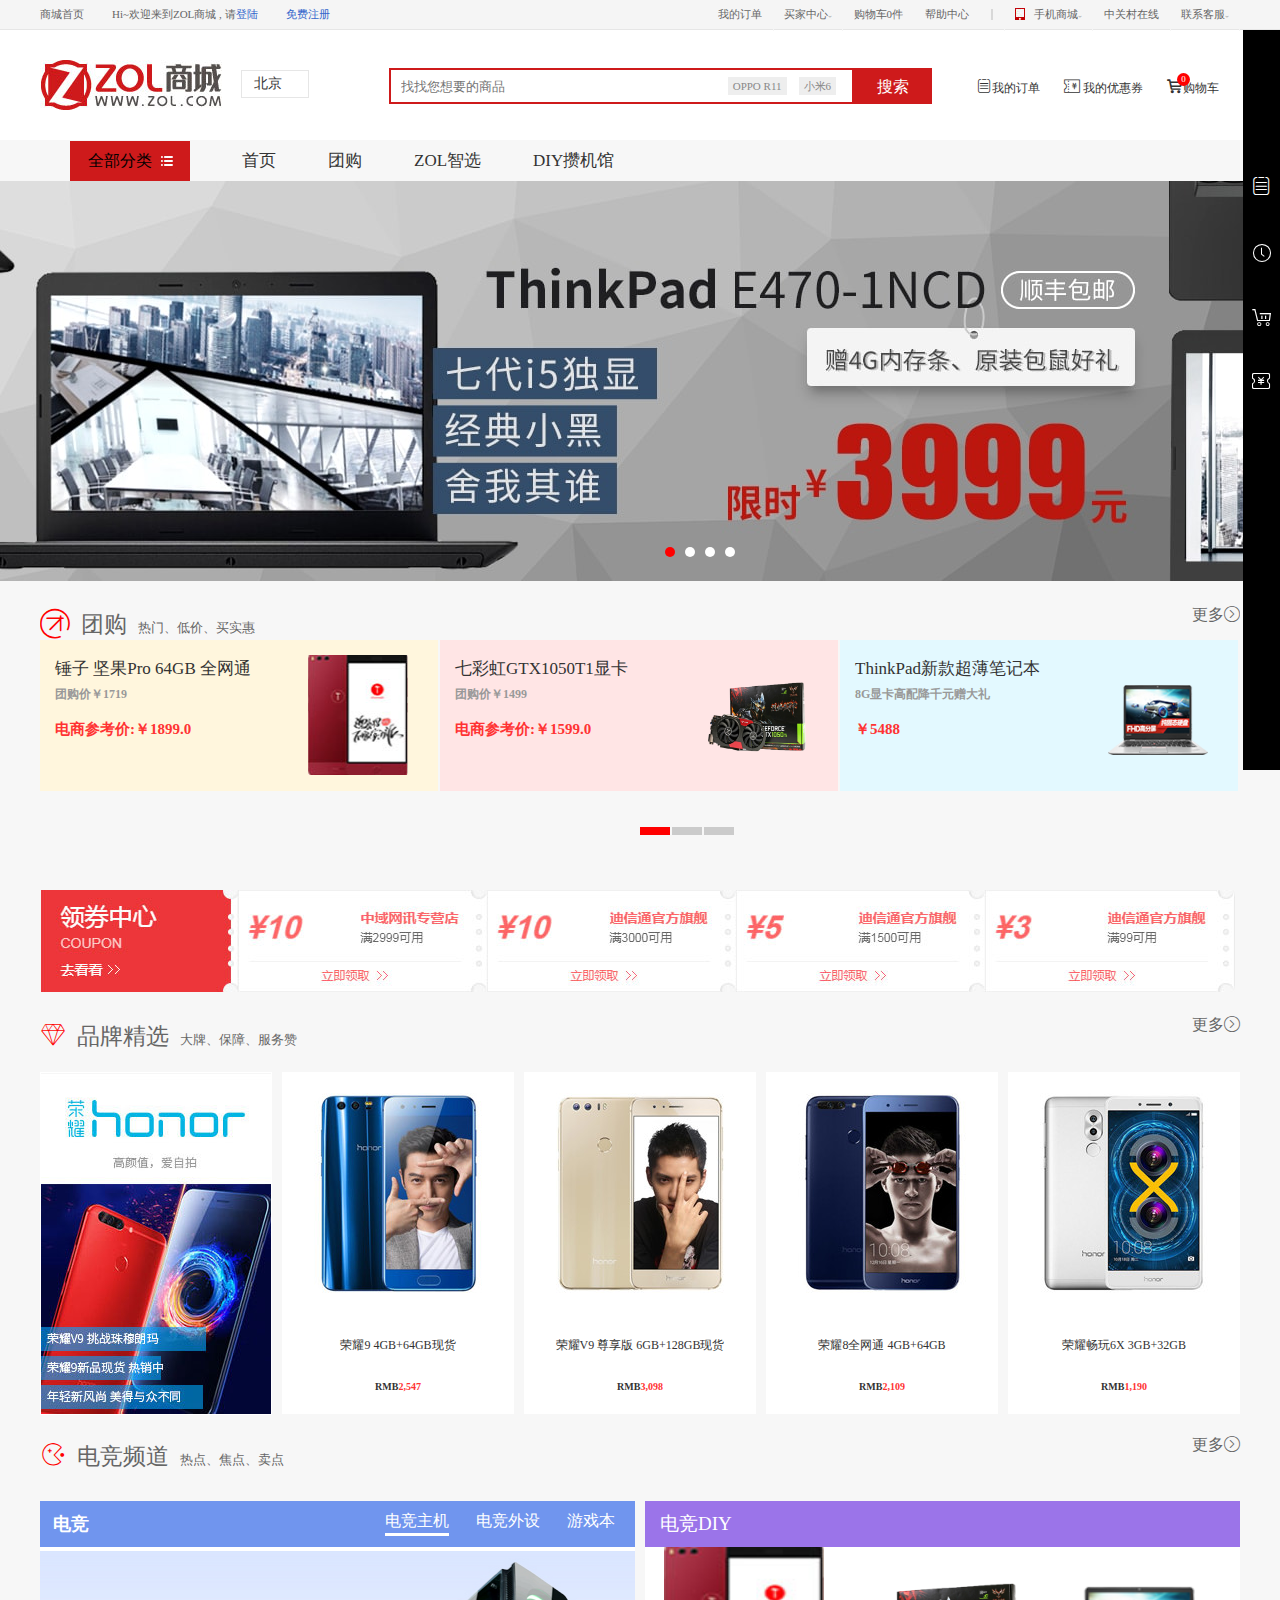
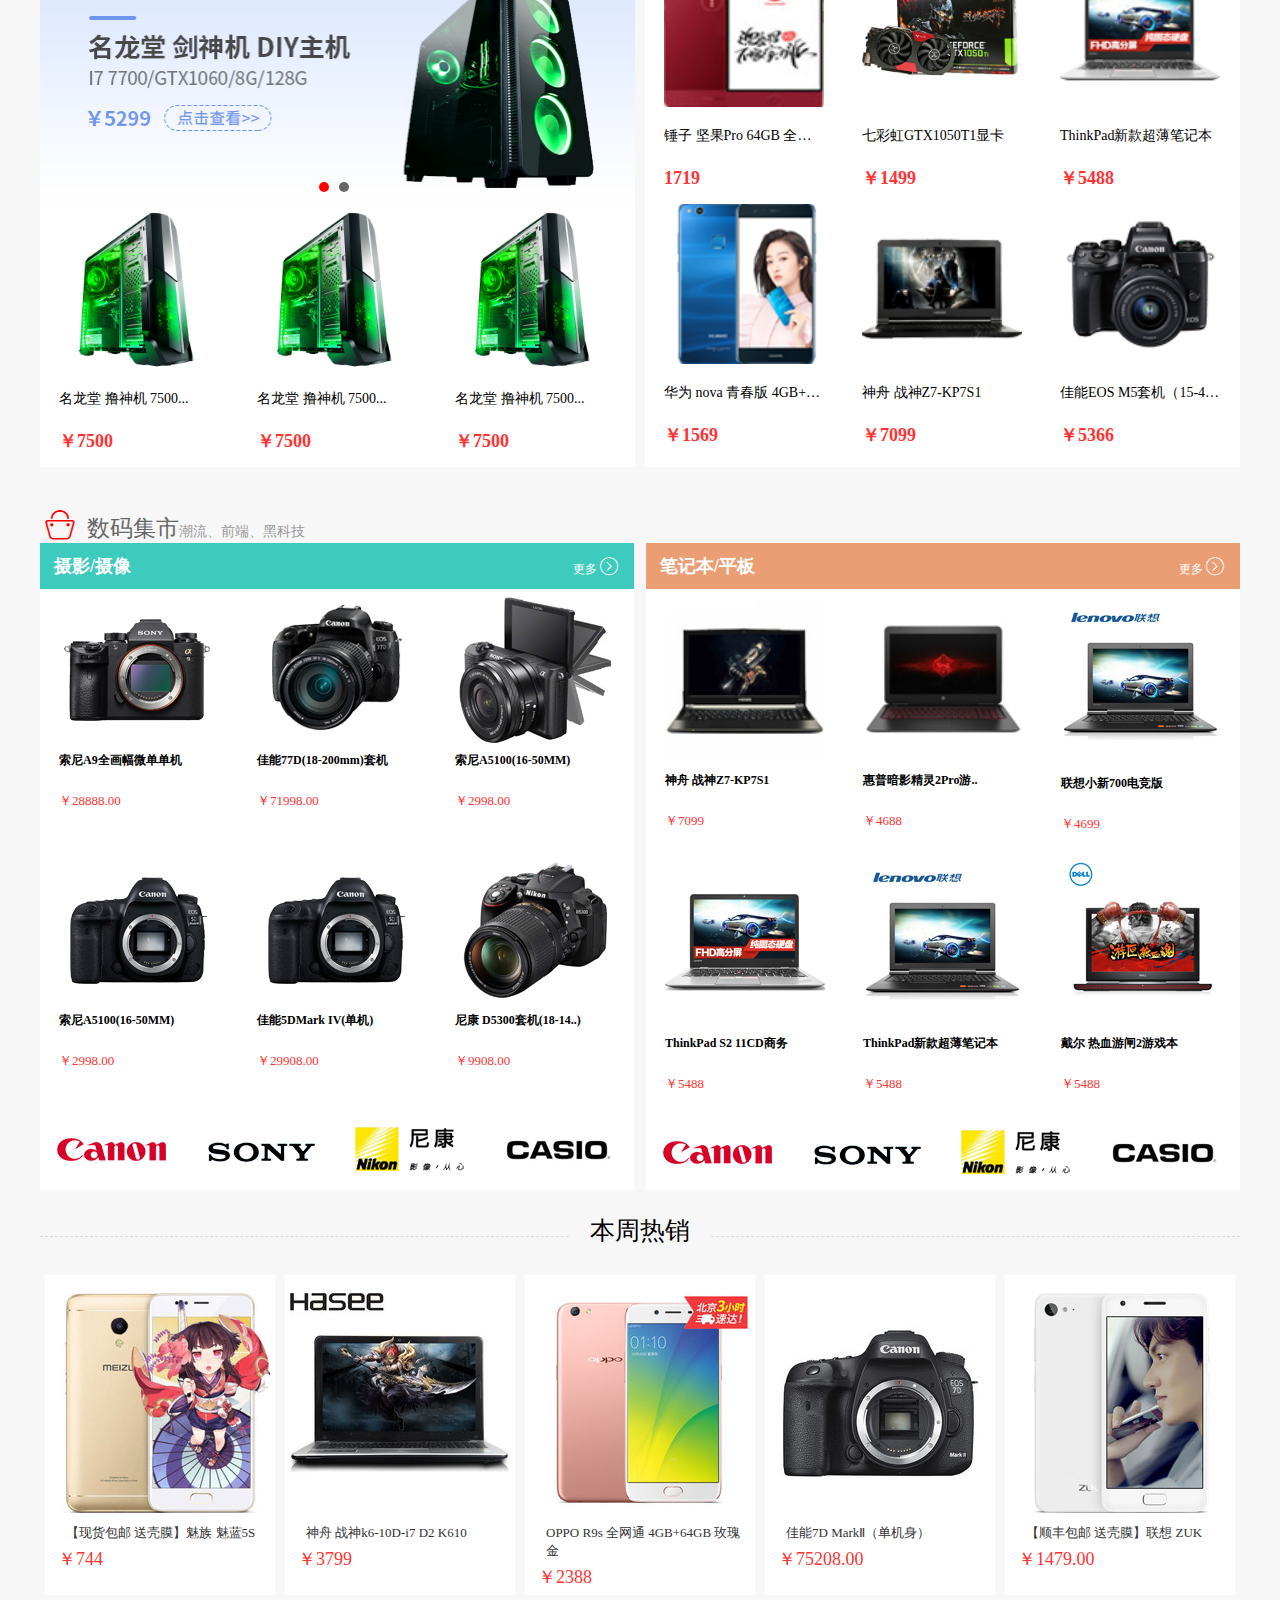
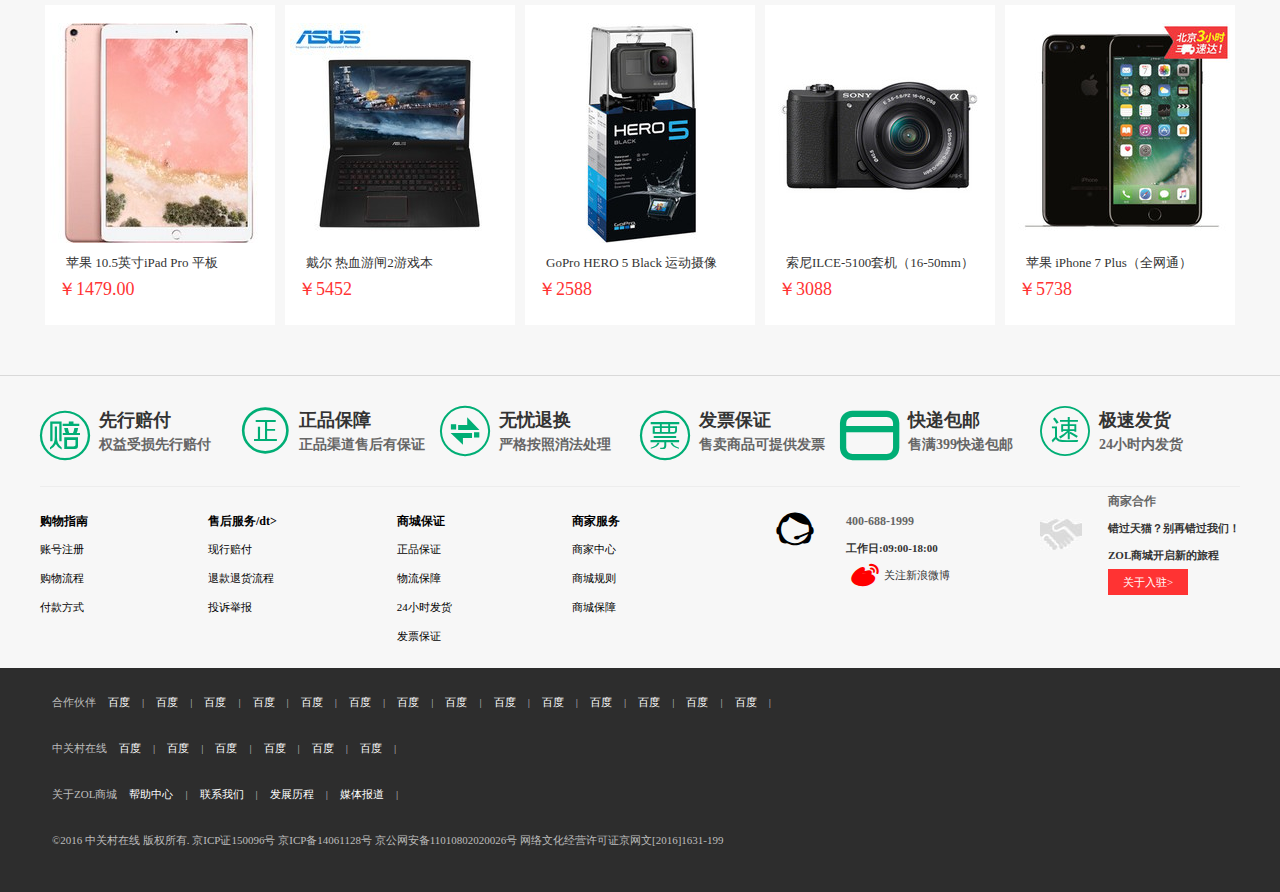
<file: index.html>
<!DOCTYPE html>
<html>
	<head>
		<meta charset="utf-8" />
		<title>zol商城</title>
		<link rel="stylesheet" href="css/index.css"/>
		<link rel="stylesheet" type="text/css" href="iconfont/iconfont.css">
		<script src="js/jquery-1.11.0.js"></script>
		<script src="js/index.js"></script>
	</head>
	<body>
		<!--导航-->
		<div id="fix">
			<a href="#" class="dingdan"><i class="iconfont icon-dingdan"></i>
				<span>我的订单</span>
			</a>
			<a href="#" class="dingdan"><i class="iconfont icon-iconliulanjilu5501"></i>
				<span>我的足迹</span>
			</a>
			<a href="#" class="dingdan"><i class="iconfont icon-gouwuche"></i>
				<span>购物车</span>
			</a>
			<a href="#" class="dingdan"><i class="iconfont icon-youhuiquan"></i>
				<span>优惠券</574756span>
			</a>
		</div>
		
		<!--顶部-->
		<section id="top">
			<div class="margin">
				<div class="left">
					<a href="#">商城首页</a>
					<span>Hi~欢迎来到ZOL商城&nbsp;,&nbsp;请<a href="login.html" class="blue">登陆</a></span>
					<span><a href="zhuce.html" class="blue">免费注册</a></span>
				</div>
				<ul>
					<li><a href="#">我的订单</a></li><!-- 1-->
					<li><a href="#">买家中心<i class="iconfont icon-arrow-down"></i>
					</a><!-- 2-->
						<div>
							<span>关注的店铺<b>30</b></span><br />
							<span>关注的商品<b>38</b></span>
						</div>
						
					</li>
					<li><a href="#">购物车0件</a></li><!-- 3-->
					<li><a href="#">帮助中心</a></li><!-- 4-->
					<li>
						<div></div>
					</li><!-- 5-->
					<li><a href="#" class="phone">手机商城<i class="iconfont icon-arrow-down"></i></a><!-- 6-->
						<div>
							<img src="img/shop_wechat.png">
						</div>
					</li>
					<li><a href="#">中关村在线</a></li><!-- 7-->
					<li><a href="#">联系客服<i class="iconfont icon-arrow-down"></i></a><!-- 8-->
						<div>400-688-1999</div>
					</li>
				</ul>	
			
		</section>
		<!--滑动时固定导航-->
	<section id="gd" class=' clearfix'>
			<div class="margin clearfix">
				<div id="logo">
					<a href="#"><img src="img/logo.jpg"></a>
					<div>
						<span>北京</span>
						<ul>
							<li><a href="#">北京</a></li>
							<li><a href="#">成都</a></li>
							<li><a href="#">青島</a></li>
							<li><a href="#">西安</a></li>
							<li><a href="#">郑州</a></li>
							<li><a href="#">石家庄</a></li>
							<li><a href="#">平顶山</a></li>
							<li><a href="#">全国</a></li>
						</ul>
					</div>
				</div>
				<div class="search">
					<input type="text" placeholder="找找您想要的商品" class="txt" >
					<input type="button" value="搜索" class="btn"/>
					<div>
						<a href="">OPPO R11</a>
						<a href="#">小米6</a>
					</div>
				</div>
				<div class="list">
					<a href="#">
					<i class="iconfont icon-dingdan"></i>我的订单
					</a>
					<a href="#">
						<i class="iconfont icon-coupon"></i>
						我的优惠券
					</a>
					<a href="#">
						<i class="iconfont icon-gouwuchekong"></i>购物车
					
					<div>0</div>
					</a>
				</div>
			</div>
		</section>
	
	
	
	
	
		
		<section id="banner" class=' clearfix'>
			<div class="margin clearfix">
				<div id="logo">
					<a href="#"><img src="img/logo.jpg"></a>
					<div>
						<span>北京</span>
						<ul>
							<li><a href="#">北京</a></li>
							<li><a href="#">成都</a></li>
							<li><a href="#">青島</a></li>
							<li><a href="#">西安</a></li>
							<li><a href="#">郑州</a></li>
							<li><a href="#">石家庄</a></li>
							<li><a href="#">平顶山</a></li>
							<li><a href="#">全国</a></li>
						</ul>
					</div>
				</div>
				<div class="search">
					<input type="text" placeholder="找找您想要的商品" class="txt" >
					<input type="button" value="搜索" class="btn"/>
					<div>
						<a href="#">OPPO R11</a>
						<a href="#">小米6</a>
					</div>
				</div>
				<div class="list">
					<a href="#">
					<i class="iconfont icon-dingdan"></i>我的订单
					</a>
					<a href="#">
						<i class="iconfont icon-coupon"></i>
						我的优惠券
					</a>
					<a href="#">
						<i class="iconfont icon-gouwuchekong"></i>购物车
					
					<div>0</div>
					</a>
				</div>
			</div>
		</section>
		
		
		
	<section id="wrap" class='clearfix'>
		<div class="margin clearfix">
			<ul class="all clearfix">
				<li class="first"><span>全部分类</span><img src="img/main.jpg">
					<ul>
						<li>
							<i class="iconfont icon-shouji"></i>
							手机<span>&gt;</span>
							<div>
								<a href="#">手机</a>
								<a href="#">移动电源</a>
								<a href="#">蓝牙耳机</a>
								<a href="#">数据线</a>
								<a href="#">手机贴膜</a>
								<a href="#">保护套</a>
								<a href="#">充电线</a>
								<a href="#"><img src="img/5.jpg"></a>
							</div>
						</li>
						<li>
							<i class="iconfont icon-icondiannao"></i>
							电脑<span>&gt;</span>
						</li>
						<li>
							<i class="iconfont icon-dianjing"></i>
							DIY<span>&gt;</span>
						</li>
						<li>
							<i class="iconfont icon-camera"></i>
							数码<span>&gt;</span>
						</li>
						<li>
							<i class="iconfont icon-shubiao"></i>
							外设<span>&gt;</span>
						</li>
						<li>
							<i class="iconfont icon-jiqiren"></i>
							智能<span>&gt;</span>
						</li>
					</ul>
				</li>
				<li><a href="list.html">首页</a></li>
				<li><a href="list.html">团购</a></li>
				<li><a href="list.html">ZOL智选</a></li>
				<li><a href="list.html">DIY攒机馆</a></li>
			</ul>
		</div>
	</section>
	
	
	
	
		<section id="lunbo">
			<ul class="first">
				<li style="background:url(img/2.jpg) no-repeat center;" class="g"><a href="#"></a></li>
				<li style="background:url(img/1.jpg) no-repeat center;" class="g"><a href="#"></a></li>
				<li style="background:url(img/3.jpg) no-repeat center;" class="g"><a href="#"></a></li>
				<li style="background:url(img/4.jpg) no-repeat center;" class="g"><a href="#"></a></li>
			</ul>
			<ul class="second">
				<li class="cur"></li>
				<li></li>
				<li></li>
				<li></li>
			</ul>
		</section>
		
		
	<div id="tuangou" class="louti">
		<div class="margin">
			<div class="tuangou">
				<span><i class="iconfont icon-tuangou"></i><b>团购</b>热门、低价、买实惠</span>
				<a href="#">更多<i class="iconfont icon-gengduo"></i></a>
			</div>
			<ul id="botm">
					<li class="hover"></li>
					<li></li>
					<li></li>
			</ul>
			
			<div id="lunbo3">
				<div id="sliderBtns">
						<div class="btn">&lt;</div>
						<div class="btn">&gt;</div>
				</div>
				<ul id="blider">
					<li class="one">
						<ul class="ul2">
							<li>
								<h5 class="h5">锤子&nbsp;坚果Pro&nbsp;64GB&nbsp;全网通</h5>
								<h6 class="h6">团购价￥1719</h6>
								<h4 class="h4">电商参考价:￥1899.0</h4>
								<p class="jishi"></p>
								<img src="img/jianguo.jpg">
								<div class="hid">
									<div class="hid-l">
										<img src="img/jianguo.jpg">
										<p class="hidp"><a href="list.html">测评</a>|<a href="details.html">视频</a>|<a href="#">点评</a></p>
									</div>
									<div class="hid-r">
										<h5 class="hid5">锤子&nbsp;坚果Pro&nbsp;64GB&nbsp;全网通</h5>
										<h6 class="hid6">团购价￥1719</h6>
										<h4 class="hid4">电商参考价:￥1899.0</h4>
										<h2 class="hid2"><a href="list.html">去抢购</a></h2>
									</div>
								</div>
							</li>
							<li>
								<h5 class="h5">七彩虹GTX1050T1显卡</h5>
								<h6 class="h6">团购价￥1499</h6>
								<h4 class="h4">电商参考价:￥1599.0</h4>
								<p class="jishi"></p>
								<img src="img/xianka.jpg" />
								<div class="hid">
									<div class="hid-l">
										<img src="img/xianka.jpg">
										<p class="hidp"><a href="details.html">测评</a>|<a href="details.html">视频</a>|<a href="#">点评</a></p>
									</div>
									<div class="hid-r">
										<h5 class="hid5">七彩虹GTX1050T1显卡</h5>
										<h6 class="hid6">团购价￥1499</h6>
										<h4 class="hid4">电商参考价:￥1599.0</h4>
										<h2 class="hid2"><a href="list.html">去抢购</a></h2>
									</div>
								</div>
							</li>
								<li>
								<h5 class="h5">ThinkPad新款超薄笔记本</h5>
								<h6 class="h6">8G显卡高配降千元赠大礼</h6>
								<h4 class="h4">￥5488</h4>
								<p class="jishi"></p>
								<img src="img/bijiben.png" />
								<div class="hid">
									<div class="hid-l">
										<img src="img/bijiben.png">
										<p class="hidp"><a href="list.html">测评</a>|<a href="details.html">视频</a>|<a href="#">点评</a></p>
									</div>
									<div class="hid-r">
										<h5 class="hid5">ThinkPad新款超薄笔记本</h5>
										<h6 class="hid6">团购价￥5488</h6>
										<h4 class="hid4">电商参考价:￥6100.0</h4>
										<h2 class="hid2"><a href="list.html">去抢购</a></h2>
									</div>
								</div>
							</li>
						</ul>
					</li>
					<li class="one">
						<ul class="ul2">
							<li>
								<h5 class="h5">华为&nbsp;nova&nbsp;青春版&nbsp;4GB+64GB</h5>
								<h6 class="h6">双面弧面玻璃！麒麟658处理器！</h6>
								<h4 class="h4">￥1569</h4>
								<p class="jishi"></p>
								<img src="img/huaweinova.png" />
								<div class="hid">
									<div class="hid-l">
										<img src="img/huaweinova.png">
										<p class="hidp"><a href="list.html">测评</a>|<a href="details.html">视频</a>|<a href="#">点评</a></p>
									</div>
									<div class="hid-r">
										<h5 class="hid5">华为&nbsp;nova&nbsp;青春版&nbsp;4GB+64GB</h5>
										<h6 class="hid6">团购价￥1569</h6>
										<h4 class="hid4">电商参考价:￥1899.0</h4>
										<h2 class="hid2"><a href="list.html">去抢购</a></h2>
									</div>
								</div>
							</li>
							<li>
								<h5 class="h5">华为&nbsp;nova&nbsp;青春版&nbsp;4GB+64GB</h5>
								<h6 class="h6">双面弧面玻璃！麒麟658处理器！</h6>
								<h4 class="h4">￥1569</h4>
								<p class="jishi"></p>
								<img src="img/huawei.png" />
								<div class="hid">
									<div class="hid-l">
										<img src="img/huawei.png">
										<p class="hidp"><a href="#">测评</a>|<a href="list.html">视频</a>|<a href="details.html">点评</a></p>
									</div>
									<div class="hid-r">
										<h5 class="hid5">华为&nbsp;nova&nbsp;青春版&nbsp;4GB+64GB</h5>
										<h6 class="hid6">团购价￥1569</h6>
										<h4 class="hid4">电商参考价:￥1899.0</h4>
										<h2 class="hid2"><a href="list.html">去抢购</a></h2>
									</div>
								</div>
							</li>
							<li>
								<h5 class="h5">神舟&nbsp;战神Z7-KP7S1</h5>
								<h6 class="h6">i7四核+1060 6G独显</h6>
								<h4 class="h4">￥7499</h4>
								<p class="jishi"></p>
								<img src="img/bijiben.png" />
								<div class="hid">
									<div class="hid-l">
										<img src="img/bijiben.png">
										<p class="hidp"><a href="#">测评</a>|<a href="list.html">视频</a>|<a href="details.html">点评</a></p>
									</div>
									<div class="hid-r">
										<h5 class="hid5">神舟&nbsp;战神Z7-KP7S1</h5>
										<h6 class="hid6">团购价</h6>
										<h4 class="hid4">电商参考价:￥7699.0</h4>
										<h2 class="hid2"><a href="list.html">去抢购</a></h2>
									</div>
								</div>
							</li>
							<li>
								<h5 class="h5">佳能EOS M5套机（15-45mm IS S</h5>
								<h6 class="h6">高速对焦，捕捉精彩瞬间</h6>
								<h4 class="h4">￥3488</h4>
								<p class="jishi"></p>
								<img src="img/jianeng.png" />
								<div class="hid">
									<div class="hid-l">
										<img src="img/jianeng.png">
										<p class="hidp"><a href="list.html">测评</a>|<a href="details.html">视频</a>|<a href="#">点评</a></p>
									</div>
									<div class="hid-r">
										<h5 class="hid5">>佳能EOS M5套机（15-45mm IS S</h5>
										<h6 class="hid6">团购价</h6>
										<h4 class="hid4">电商参考价:￥3499.0</h4>
										<h2 class="hid2"><a href="details.html">去抢购</a></h2>
									</div>
								</div>
							</li>
						</ul>
					</li>
					<li class="one">
						<ul class="ul2">
							<li>
								<h5 class="h5">影驰Gamer DDR4 2400 8G台式机</h5>
								<h6 class="h6">三年换新 全国联保</h6>
								<h4 class="h4">￥419</h4>
								<p class="jishi"></p>
								<img src="img/yingchi.png" />
								<div class="hid">
									<div class="hid-l">
										<img src="img/yingchi.png">
										<p class="hidp"><a href="details.html">测评</a>|<a href="details.html">视频</a>|<a href="#">点评</a></p>
									</div>
									<div class="hid-r">
										<h5 class="hid5">影驰Gamer DDR4 2400 8G台式机</h5>
										<h6 class="hid6">团购价：439</h6>
										<h4 class="hid4">电商参考价:￥430.0</h4>
										<h2 class="hid2"><a href="details.html">去抢购</a></h2>
									</div>
								</div>
							</li>
							<li>
								<h5 class="h5">B-LINK必联 智能无线路由器</h5>
								<h6 class="h6">限时1499元</h6>
								<h4 class="h4">￥1499</h4>
								<p class="jishi"></p>
								<img src="img/wifi.png" />
								<div class="hid">
									<div class="hid-l">
										<img src="img/xianka.jpg">
										<p class="hidp"><a href="details.html">测评</a>|<a href="details.html">视频</a>|<a href="#">点评</a></p>
									</div>
									<div class="hid-r">
										<h5 class="hid5">B-LINK必联 智能无线路由器</h5>
										<h6 class="hid6">团购价￥1719</h6>
										<h4 class="hid4">电商参考价:￥1899.0</h4>
										<h2 class="hid2"><a href="details.html">去抢购</a></h2>
									</div>
								</div>
							</li>
							<li>
								<h5 class="h5">ThinkPad新款超薄笔记本</h5>
								<h6 class="h6">8G显卡高配降千元赠大礼</h6>
								<h4 class="h4">￥5488</h4>
								<p class="jishi"></p>
								<img src="img/bijiben.png" />
								<div class="hid">
									<div class="hid-l">
										<img src="img/bijiben.png">
										<p class="hidp"><a href="details.html">测评</a>|<a href="details.html">视频</a>|<a href="#">点评</a></p>
									</div>
									<div class="hid-r">
										<h5 class="hid5">锤子&nbsp;坚果Pro&nbsp;64GB&nbsp;全网通</h5>
										<h6 class="hid6">团购价￥1719</h6>
										<h4 class="hid4">电商参考价:￥1899.0</h4>
										<h2 class="hid2"><a href="details.html">去抢购</a></h2>
									</div>
								</div>
							</li>
						</ul>
					</li>
				</ul>
				
			</div>
		</div>	
	</div>	
	
	
	
<section id="quan" class="louti">
	<div class="margin">
		<img src="img/quanjpg.jpg">
	</div>
</section>	


<section id="jingxuan" class="louti">      <!--精选-->
	<div class="margin">
		<div class="quan">
			<span><i class="iconfont icon-zuanshi"></i><b>品牌精选</b>大牌、保障、服务赞</span>
			<a href="#">更多<i class="iconfont icon-gengduo"></i></a>
		</div>
		<ul class="jingxuan">
			<li><img src="img/honnor.jpg"></li>
			<li>
				<a href="#"><img src="img/hg.jpg"></a>
				<p class="ad"><a href="#">荣耀9 4GB+64GB现货</a></p>
				<h5 class="price">RMB<span>2,547</span></h5>
			</li>
			<li>
				<a href="#"><img src="img/wyf.jpg"></a>
					<p class="ad"><a href="#">荣耀V9 尊享版 6GB+128GB现货</a></p>
					<h5 class="price">RMB<span>3,098</span></h5>
			</li>
			<li>
				<a href="#"><img src="img/v9.jpg"></a>
				<p class="ad"><a href="#">荣耀8全网通 4GB+64GB</a></p>
				<h5 class="price">RMB<span>2,109</span></h5>
			</li>
			<li>
				<a href="#"><img src="img/6x.jpg"></a>
				<p class="ad"><a href="#">荣耀畅玩6X 3GB+32GB</a></p>
				<h5 class="price">RMB<span>1,190</span></h5>
			</li>
		</ul>
	</div>
</section>	


<section id="dianjing" class="margin" class="louti">   <!--电竞-->
	<div class="dianjing">
			<span><i class="iconfont icon-dianjing"></i><b>电竞频道</b>热点、焦点、卖点</span>
			<a href="#">更多<i class="iconfont icon-gengduo"></i></a>
	</div>
	<div class="bottom">
		<div id="remen">
			<div class="title">
				<h5 class="l">电竞</h5>
				<ul class="qiehuan">
					<li class="active">电竞主机</li>
					<li>电竞外设</li>
					<li>游戏本</li>
				</ul>
			</div>
			<div class="biaoqian">
				<ul class="u1">
					<li><a href="#"><img src="img/zhuji1.jpg"></a></li>
					<li><a href="#"><img src="img/zhuji2.jpg"></a></li>
				</ul>
				<ul class="u2">
					<li>
						<a href="#"><img src="img/budong.jpg"></a>
						<p>名龙堂&nbsp;撸神机&nbsp;7500...</p>
						<h5>￥7500</h5>
					</li>
					<li><a href="#"><img src="img/budong.jpg"></a>
						<p>名龙堂&nbsp;撸神机&nbsp;7500...</p>
						<h5>￥7500</h5>
					</li>
					<li><a href="#"><img src="img/budong.jpg"></a>
						<p>名龙堂&nbsp;撸神机&nbsp;7500...</p>
						<h5>￥7500</h5>
					</li>
				</ul>
				<ul class="u3">
					<li class="hover"></li>
					<li></li>
				</ul>
			</div>
			<div class="biaoqian">
				<ul class="u1">
					<li><a href="#"><img src="img/waishe1.jpg"></a></li>
					<li><a href="#"><img src="img/waishe2.jpg"></a></li>
					<li><a href="#"><img src="img/waishe3.jpg"></a></li>
				</ul>
				<ul class="u2">
					<li><a href="#"><img src="img/b1.jpg"></a>
						<p>名龙堂&nbsp;撸神机&nbsp;7500...</p>
						<h5>￥7500</h5>
					</li>
					<li><a href="#"><img src="img/b2.jpg"></a>
						<p>名龙堂&nbsp;撸神机&nbsp;7500...</p>
						<h5>￥7500</h5>
					</li>
					<li><a href="#"><img src="img/b3.jpg"></a>
						<p>名龙堂&nbsp;撸神机&nbsp;7500...</p>
						<h5>￥7500</h5>
					</li>
				</ul>
				<ul class="u3">
					<li class="hover"></li>
					<li></li>
					<li></li>
				</ul>
			</div>
			<div class="biaoqian">
				<ul class="u1">
					<li><a href="#"><img src="img/zhanshen.jpg"></a></li>
					<li><a href="#"><img src="img/zhanshen2.jpg"></a></li>
					<li><a href="#"><img src="img/zhanshen3.jpg"></a></li>
				</ul>
				<ul class="u2">
					<li><a href="#"><img src="img/youxiben1.jpg"></a>
						<p>名龙堂&nbsp;撸神机&nbsp;7500...</p>
						<h5>￥7500</h5>
					</li>
					<li><a href="#"><img src="img/youxiben2.jpg"></a>
						<p>名龙堂&nbsp;撸神机&nbsp;7500...</p>
						<h5>￥7500</h5>
					</li>
					<li><a href="#"><img src="img/youxiben3.jpg"></a>
						<p>名龙堂&nbsp;撸神机&nbsp;7500...</p>
						<h5>￥7500</h5>
					</li>
				</ul>
				<ul class="u3">
					<li class="hover"></li>
					<li></li>
					<li></li>
				</ul>
			</div>
		</div>
		<div id="diy">
			<div class="dianjingdiy">
				<span>电竞DIY</span>
			</div>
			<div class="show">
				<ul>
				</ul>
			</div>
		</div>
	</div> 
</section>	
<section id="shuma" class="margin" class="louti">    <!--数码-->
		<div class="shuma">
			<span><i class="iconfont icon-bag_icon"></i><b>数码集市</b>潮流、前端、黑科技</span>
		</div>
		<div id="shuma-l">
			<p class="shexiang"><span>摄影/摄像</span><a href="#">更多<i class="iconfont icon-gengduo"></i></a></p>
			<ul class="cam">
			</ul>
			<ul class="shangbiao">
				<li><a href="#"><img src="img/cannon.jpg"></a></li>
				<li><a href="#"><img src="img/sonny.jpg"></a></li>
				<li><a href="#"><img src="img/nicon.jpg"></a></li>
				<li><a href="#"><img src="img/casio.jpg"></a></li>
			</ul>
		</div>
		<div id="shuma-r">
			<p class="pingban"><span>笔记本/平板</span><a href="#">更多<i class="iconfont icon-gengduo"></i></a></p>
			<ul class="bijiben">
			</ul>
			<ul class="shangbiao-r">
				<li><a href="#"><img src="img/cannon.jpg"></a></li>
				<li><a href="#"><img src="img/sonny.jpg"></a></li>
				<li><a href="#"><img src="img/nicon.jpg"></a></li>
				<li><a href="#"><img src="img/casio.jpg"></a></li>
			</ul>
		</div>
</section>	
<section id="main" class="margin" class="clear" class="louti">  <!--本周热销-->
	<div id="rexiao">
		<div class="xuxian">
			<p class="benzhou">本周热销</p>
		</div>
	</div>
	<ul class="guanggao">
		
		
	</ul>
</section>	
<section id="bot">          <!--包邮-->
	<div class="margin">
		<ul class="tu">
			<li><i class="iconfont icon-pei"></i>
				<a href="#">
				<h4>先行赔付</h4>
				<h5>权益受损先行赔付</h5>
			</a></li>
			<li><i class="iconfont icon-zheng"></i>
				<a href="#">
				<h4>正品保障</h4>
				<h5>正品渠道售后有保证</h5>
			</a></li>
			<li><i class="iconfont icon-tuihuanhuo"></i>
				<a href="#">
				<h4>无忧退换</h4>
				<h5>严格按照消法处理</h5>
			</a></li>
			<li><i class="iconfont icon-piao"></i>
				<a href="#">
				<h4>发票保证</h4>
				<h5>售卖商品可提供发票</h5>
			</a></li>
			<li><i class="iconfont icon-hezi"></i>
				<a href="#">
				<h4>快递包邮</h4>
				<h5>售满399快递包邮</h5>
			</a></li>
			<li><i class="iconfont icon-su"></i>
				<a href="#">
				<h4>极速发货</h4>
				<h5>24小时内发货</h5>
			</a></li>
		</ul>
		<div class="bot">
			<dl>
				<dt>购物指南</dt>
				<dd>账号注册</dd>
				<dd>购物流程</dd>
				<dd>付款方式</dd>
			</dl>
			<dl>
				<dt>售后服务/dt>
				<dd>现行赔付</dd>
				<dd>退款退货流程</dd>
				<dd>投诉举报</dd>
			</dl>
			<dl>
				<dt>商城保证</dt>
				<dd>正品保证</dd>
				<dd>物流保障</dd>
				<dd>24小时发货</dd>
				<dd>发票保证</dd>
			</dl>
			<dl>
				<dt>商家服务</dt>
				<dd>商家中心</dd>
				<dd>商城规则</dd>
				<dd>商城保障</dd>
			</dl>
			<div class="hezuo">
				<i><img src="img/hezuo.jpg"></i>
				<div>
					<h5>商家合作</h5>
					<h6>错过天猫？别再错过我们！</h6>
					<h6>ZOL商城开启新的旅程</h6>
					<a href="#">关于入驻&gt;</a>
				</div>
			</div>
			<div class="rexian">
				<i class="iconfont icon-kefu"></i>
				<div>
					<h5>400-688-1999</h5>
					<h6>工作日:09:00-18:00</h6>
					<a href="#"><i class="iconfont icon-xinlangweibo"></i>关注新浪微博</a>
				</div>
			</div>
		</div>
	</div>
</section>
<section id="dibu">         <!--底部-->
	<div class="margin">
		<p><span>合作伙伴</span><a href="#">百度</a><span>|</span><a href="#">百度</a><span>|</span><a href="#">百度</a><span>|</span><a href="#">百度</a><span>|</span><a href="#">百度</a><span>|</span><a href="#">百度</a><span>|</span><a href="#">百度</a><span>|</span><a href="#">百度</a><span>|</span><a href="#">百度</a><span>|</span><a href="#">百度</a><span>|</span><a href="#">百度</a><span>|</span><a href="#">百度</a><span>|</span><a href="#">百度</a><span>|</span><a href="#">百度</a><span>|</span>
		<p><span>中关村在线</span><a href="#">百度</a><span>|</span><a href="#">百度</a><span>|</span><a href="#">百度</a><span>|</span><a href="#">百度</a><span>|</span><a href="#">百度</a><span>|</span><a href="#">百度</a><span>|</span></p>
		<p><span>关于ZOL商城</span><a href="#">帮助中心</a><span>|</span><a href="#">联系我们</a><span>|</span><a href="#">发展历程</a><span>|</span><a href="#">媒体报道</a><span>|</span></p>
		<p><span>©2016 中关村在线 版权所有. 京ICP证150096号    京ICP备14061128号    京公网安备11010802020026号 网络文化经营许可证京网文[2016]1631-199</span></p>
	</div>
</section>
<div id="nav">
	<ul class="nav">
		<li>团购</li>
		<li>领券中心</li>
		<li>品牌精选</li>
		<li>电竞频道</li>
		<li>数码集市</li>
		<li>本周热销</li>
	</ul>
	<input type="button" id="btn" value="回顶部">
</div>
	</body>
</html>
</file>
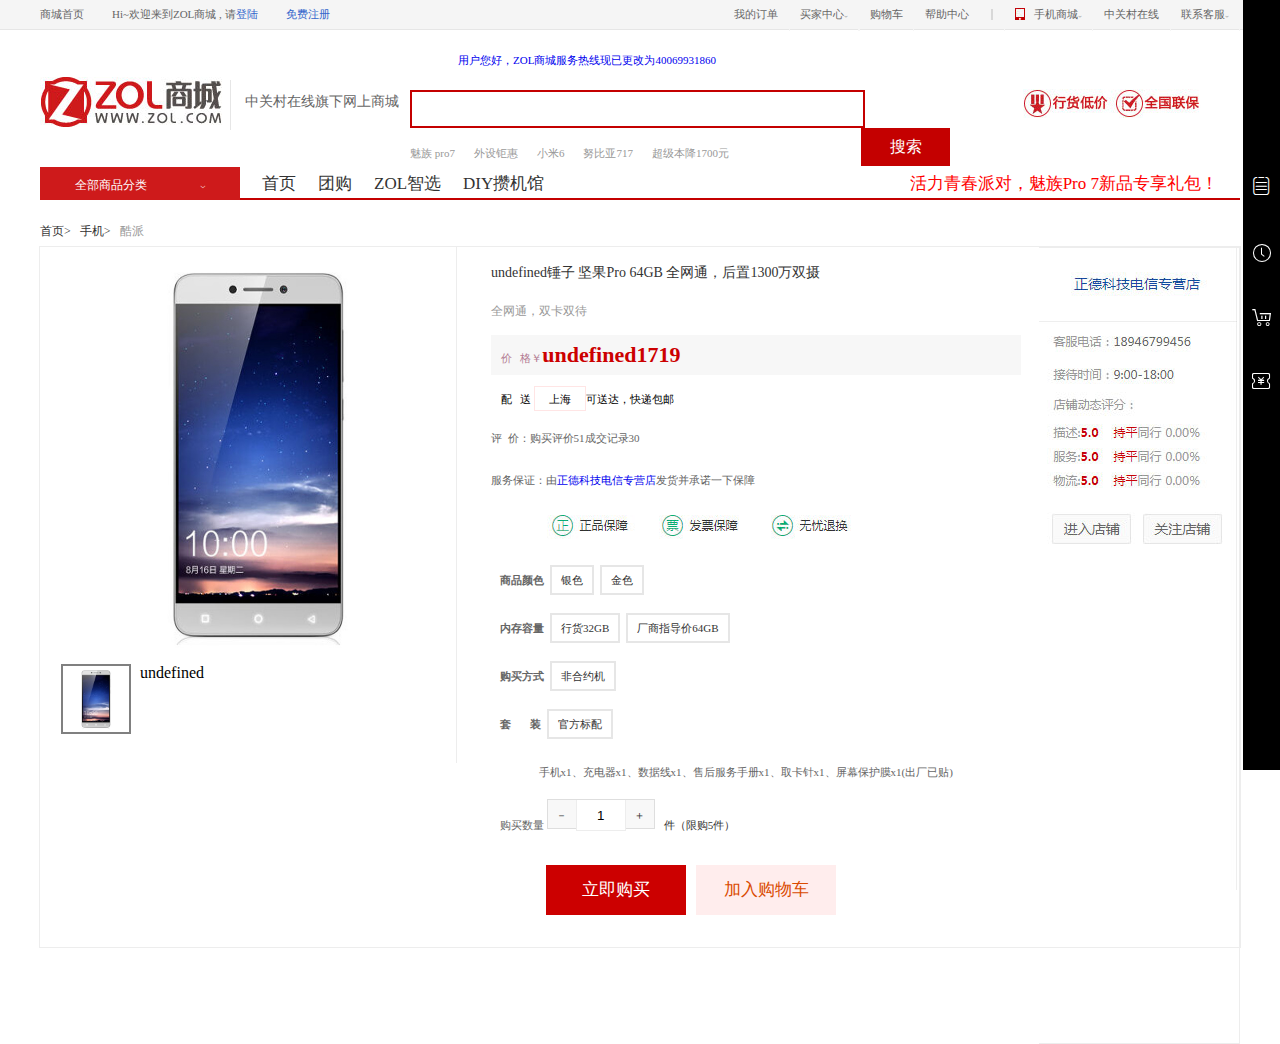
<file: details.html>
<!DOCTYPE html>
<html>
	<head>
		<meta charset="UTF-8">
		<title></title>
		<link rel="stylesheet" href="css/detail.css" />
		<link rel="stylesheet" type="text/css" href="iconfont/iconfont.css">
		<script src="js/jquery-1.11.0.js"></script>
		
	</head>
	<body>
			<div id="fix">
			<a href="#" class="dingdan"><i class="iconfont icon-dingdan"></i>
				<span>我的订单</span>
			</a>
			<a href="#" class="dingdan"><i class="iconfont icon-iconliulanjilu5501"></i>
				<span>我的足迹</span>
			</a>
			<a href="#" class="dingdan"><i class="iconfont icon-gouwuche"></i>
				<span>购物车</span>
			</a>
			<a href="#" class="dingdan"><i class="iconfont icon-youhuiquan"></i>
				<span>优惠券</span>
			</a>
		</div>
		<section id="top">
			<div class="margin">
				<div class="left">
					<a href="index.html">商城首页</a>
					<span>Hi~欢迎来到ZOL商城&nbsp;,&nbsp;请<a href="login.html" class="blue">登陆</a></span>
					<span><a href="zhuce.html" class="blue">免费注册</a></span>
				</div>
				<ul>
					<li><a href="#">我的订单</a></li><!-- 1-->
					<li><a href="#">买家中心<i class="iconfont icon-arrow-down"></i>
					</a><!-- 2-->
						<div>
							<span>关注的店铺<b>30</b></span><br />
							<span>关注的商品<b>38</b></span>
						</div>
						
					</li>
					<li><a href="shopping.html">购物车<i></i></a></li><!-- 3-->
					<li><a href="#">帮助中心</a></li><!-- 4-->
					<li>
						<div></div>
					</li><!-- 5-->
					<li><a href="#" class="phone">手机商城<i class="iconfont icon-arrow-down"></i></a><!-- 6-->
						<div>
							<img src="img/shop_wechat.png">
						</div>
					</li>
					<li><a href="#">中关村在线</a></li><!-- 7-->
					<li><a href="#">联系客服<i class="iconfont icon-arrow-down"></i></a><!-- 8-->
						<div>400-688-1999</div>
					</li>
				</ul>
		</section>
		
		
		<section id="wrap" class="margin">
			<div class="left">
				<a href="#" class="logo"><img src="img/logo.jpg"></a>
				<a href="index.html" class="jieshao">中关村在线旗下网上商城</a>
			</div>
			<div class="middle">
				<p class="tishi"><a href="#">用户您好，ZOL商城服务热线现已更改为40069931860</a></p>
				<p class="sousuo"><input type="text" id="search"><input type="button" value="搜索" id="sousuo"></p>
				<p class="tuijian"><a href="#">魅族 pro7</a><a href="#">外设钜惠</a><a href="#">小米6</a><a href="#">努比亚717</a><a href="#">超级本降1700元</a></p>
			</div>
			<div class="right">
				<a href="#"><img src="img/bz.jpg"></a>
			</div>
		</section>
		
	<section id="banner">
		<div class="margin">
			<ul class="all">
				<li class="first"><span>全部商品分类<i class="iconfont icon-arrow-down"></i></span>
					<ul>
						<li>
							<p><i class="iconfont icon-shouji"></i><a href="#">手机通讯</a><a href="#">手机配件</a></p>
							<div>
								<a href="#">手机</a>
								<a href="#">移动电源</a>
								<a href="#">蓝牙耳机</a>
								<a href="#">数据线</a>
								<a href="#">手机贴膜</a>
								<a href="#">保护套</a>
								<a href="#">充电线</a>
								<a href="#"><img src="img/5.jpg"></a>
							</div>
						</li>
						<li>
							<p><i class="iconfont icon-shouji"></i><a href="#">笔记本</a><a href="#">平板</a><a href="#">品牌整机</a></p>
						</li>
						<li>
							<p><i class="iconfont icon-shouji"></i><a href="#">摄影摄像</a><a href="#">数码配件</a></p>
						</li>
						<li>
							<p><i class="iconfont icon-shouji"></i><a href="#">游戏电玩</a><a href="#">游戏本</a></p>
						</li>
						<li>
							<p><i class="iconfont icon-shouji"></i><a href="#">DIY硬件</a><a href="#">外设配件</a></p>
						</li>
						<li>
						<p><i class="iconfont icon-shouji"></i><a href="#">智能生活</a><a href="#">智能设备</a></p>
						</li>
						<li>
						<p><i class="iconfont icon-shouji"></i><a href="#">家用设备</a><a href="#">办公设备</a></p>
						</li>
						<li>
						<p><i class="iconfont icon-shouji"></i><a href="#">生活电器</a><a href="#">个护</a<a href="#">家用电器</a></p>
						</li>
						
						<img src="img/djs.gif">
					</ul>
				</li>
				<li><a href="index.html">首页</a></li>
				<li><a href="list.html">团购</a></li>
				<li><a href="list.html">ZOL智选</a></li>
				<li><a href="list.html">DIY攒机馆</a></li>
				<li><a hhref="list.html">活力青春派对，魅族Pro 7新品专享礼包！</a></li>
			</ul>
		</div>
	</section>	
	<div id="fixed">
		<ul class="fixed">
			<li><a href="#">商品详情</a></li>
			<li><a href="#">参数</a></li>
			<li><a href="#">购买评价<span>53</span></a></li>
			<li><a href="#">成交记录<span>66</span></a></li>
			<li><a href="#">购买咨询</a></li>
			<li><a href="#">服务承诺</a></li>
			<li><a href="#"><img src="img/erweima.jpg" class="xiao">手机购买</a><img src="img/qrcodegen.png" class="sao"></li>
		</ul>
		<div class="goumai">
			<a href="#">立即购买</a>
		</div>
	</div>	
	
	
	<section id="fenye" class="margin">
		<p><a href="#">首页&gt;</a><a href="#">手机&gt;</a><span>酷派</span></p>
	</section>
	
	
	<section id="main" class="margin">
		<div class="left">
			<div class="big">
				<!--<img src="img/big0.jpg"> <!--1-->
				<!--<div class="jing"></div>-->
				
			</div>
			<ul class="middle">
				<!--<li><a href="#"><img src="img/big0.jpg"></a></li>-->  <!--2-->  <!--小图区-->
				
			</ul>
			<div class="fangda">
				<!--<img src="img/big0.jpg" class="da"> -->  <!--大图区-->
			</div>
			
		</div>
		<div class="zj">
			<p class="p3"></p><!--4-->
			<p class="p4">全网通，双卡双待</p>
			<p class="p5">价&nbsp;&nbsp;&nbsp;格￥<span></span></p>
			<div class="p6">配&nbsp;&nbsp;&nbsp;送
				<span>上海
					<div class="diqu">
						<p class="p7"><span>上海</span></p>
						<ul>
							<li><a href="#">北京</a></li>
							<li><a href="#">黑龙江</a></li>
							<li><a href="#">哈尔滨</a></li>
							<li><a href="#">吉林</a></li>
							<li><a href="#">湖北</a></li>
							<li><a href="#">天津</a></li>
							<li><a href="#">深圳</a></li>
							<li><a href="#">广州</a></li>
						</ul>
						<ul>
							<li><a href="#">北京</a></li>
							<li><a href="#">黑龙江</a></li>
							<li><a href="#">哈尔滨</a></li>
							<li><a href="#">吉林</a></li>
							<li><a href="#">湖北</a></li>
							<li><a href="#">天津</a></li>
							<li><a href="#">深圳</a></li>
							<li><a href="#">广州</a></li>
						</ul>
						<ul>
							<li><a href="#">北京</a></li>
							<li><a href="#">黑龙江</a></li>
							<li><a href="#">哈尔滨</a></li>
							<li><a href="#">吉林</a></li>
							<li><a href="#">湖北</a></li>
							<li><a href="#">天津</a></li>
							<li><a href="#">深圳</a></li>
							<li><a href="#">广州</a></li>
						</ul>
						<ul>
							<li><a href="#">北京</a></li>
							<li><a href="#">黑龙江</a></li>
							<li><a href="#">哈尔滨</a></li>
							<li><a href="#">吉林</a></li>
							<li><a href="#">湖北</a></li>
							<li><a href="#">天津</a></li>
							<li><a href="#">深圳</a></li>
							<li><a href="#">广州</a></li>
						</ul>
					</div>
			</span>可送达，快递包邮
			</div>
			<p class="p8">评&nbsp;&nbsp;价：购买评价<span>51</span>成交记录<span>30</span></p>
			<p class="p8">服务保证：由<a href="#" class="dianpu">正德科技电信专营店</a>发货并承诺一下保障</p>
			<img src="img/fuwu.jpg" class="fuwu">
			<ul class="detail">
				<li><b>商品颜色</b><span>银色<i class="iconfont icon-dui"></i></span><span>金色<i class="iconfont icon-dui"></i></span></li>
				<li><b>内存容量</b><span>行货32GB<i class="iconfont icon-dui"></i></span><span>厂商指导价64GB<i class="iconfont icon-dui"></i></span></li>
				<li><b>购买方式</b><span>非合约机<i class="iconfont icon-dui"></i></span></li>
				<li><b>套&nbsp;&nbsp;&nbsp;&nbsp;&nbsp;&nbsp;&nbsp;装</b><span>官方标配<i class="iconfont icon-dui"></i></span></li>
				<li>&nbsp;&nbsp;&nbsp;&nbsp;&nbsp;&nbsp;&nbsp;&nbsp;&nbsp;&nbsp;&nbsp;&nbsp;&nbsp;&nbsp;手机x1、充电器x1、数据线x1、售后服务手册x1、取卡针x1、屏幕保护膜x1(出厂已贴)</li>
				<li class="num">购买数量&nbsp;<div><span class="jian">－</span><input type="text" value="1"></input><span class="jia">＋</span></div><span>件（限购5件）</span></li>
			</ul>
			<div class="gm">
				<div class="now"><a href="shopping.html">立即购买</a></div><div class="jiaru"><a>加入购物车</a></div>
			</div>
		</div>
		<div class="right"><img src="img/right.jpg"></div>
	</section>
	
	
		<script src="js/detail.js"></script>
	</body>
</html>
</file>
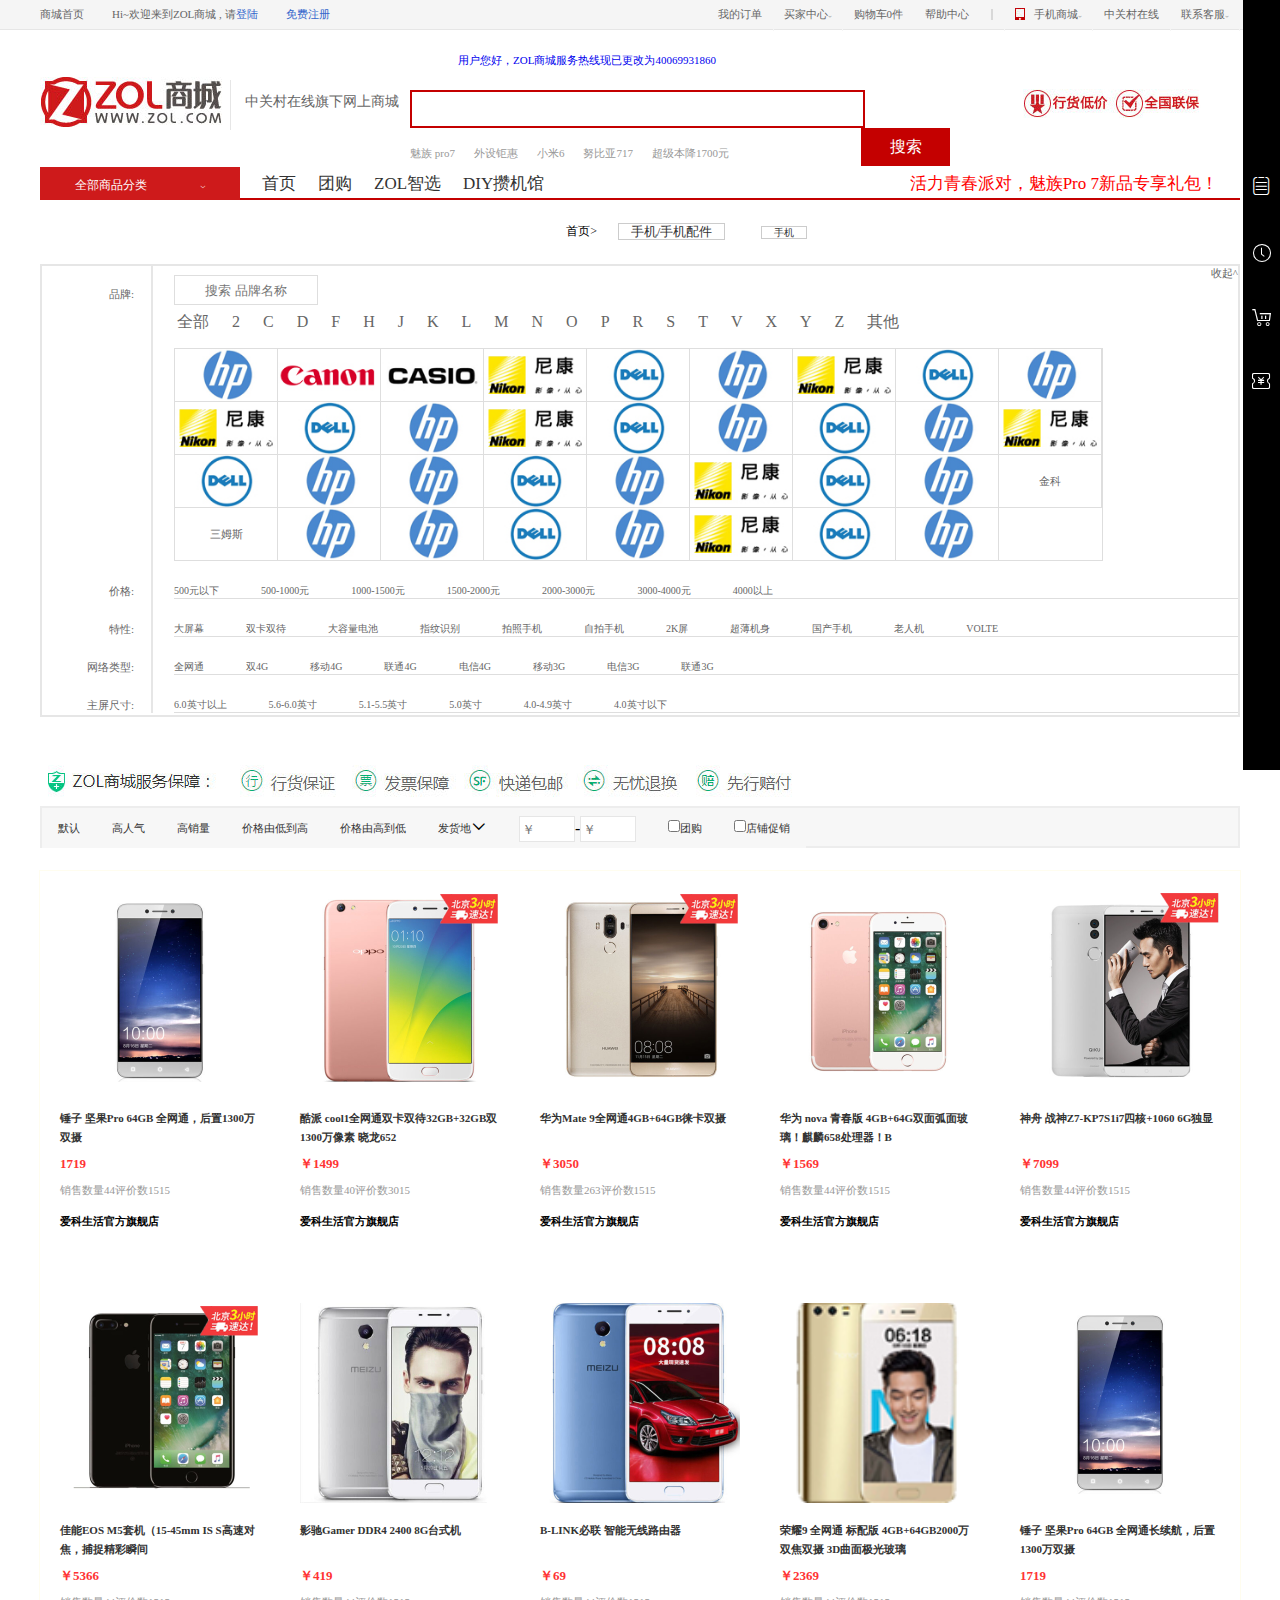
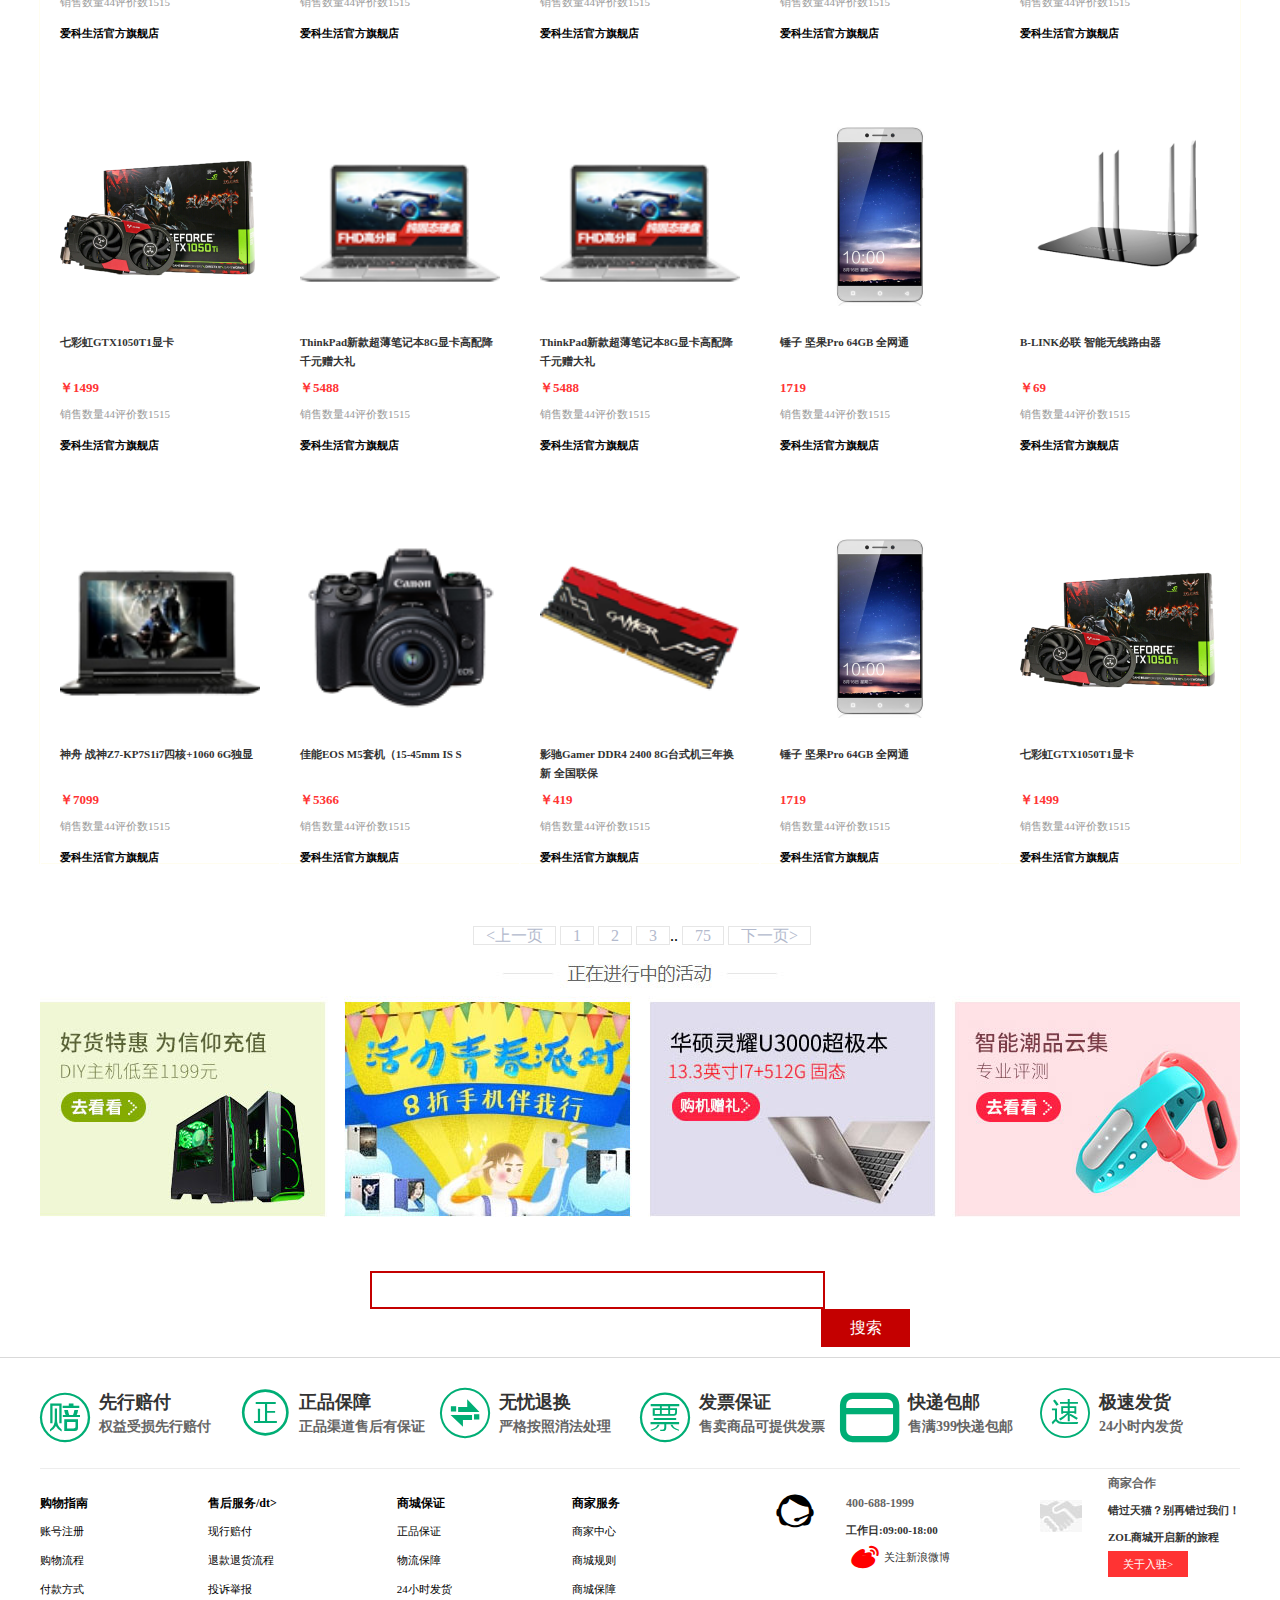
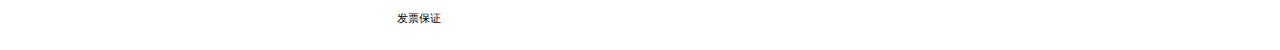
<file: list.html>
<!DOCTYPE html>
<html>
	<head>
		<meta charset="UTF-8">
		<title></title>
		<link rel="stylesheet" href="css/list.css" />
		<link rel="stylesheet" type="text/css" href="iconfont/iconfont.css">
		<script src="js/jquery-1.11.0.js"></script>
	</head>
	<body>
		<div id="fix">
			<a href="#" class="dingdan"><i class="iconfont icon-dingdan"></i>
				<span>我的订单</span>
			</a>
			<a href="#" class="dingdan"><i class="iconfont icon-iconliulanjilu5501"></i>
				<span>我的足迹</span>
			</a>
			<a href="#" class="dingdan"><i class="iconfont icon-gouwuche"></i>
				<span>购物车</span>
			</a>
			<a href="#" class="dingdan"><i class="iconfont icon-youhuiquan"></i>
				<span>优惠券</span>
			</a>
		</div>
		<section id="top">
			<div class="margin">
				<div class="left">
					<a href="index.html">商城首页</a>
					<span>Hi~欢迎来到ZOL商城&nbsp;,&nbsp;请<a href="login.html" class="blue">登陆</a></span>
					<span><a href="zhuce.html" class="blue">免费注册</a></span>
				</div>
				<ul>
					<li><a href="#">我的订单</a></li><!-- 1-->
					<li><a href="#">买家中心<i class="iconfont icon-arrow-down"></i>
					</a><!-- 2-->
						<div>
							<span>关注的店铺<b>30</b></span><br />
							<span>关注的商品<b>38</b></span>
						</div>
						
					</li>
					<li><a href="#">购物车0件</a></li><!-- 3-->
					<li><a href="#">帮助中心</a></li><!-- 4-->
					<li>
						<div></div>
					</li><!-- 5-->
					<li><a href="#" class="phone">手机商城<i class="iconfont icon-arrow-down"></i></a><!-- 6-->
						<div>
							<img src="img/shop_wechat.png">
						</div>
					</li>
					<li><a href="index.html">中关村在线</a></li><!-- 7-->
					<li><a href="#">联系客服<i class="iconfont icon-arrow-down"></i></a><!-- 8-->
						<div>400-688-1999</div>
					</li>
				</ul>	
			
		</section>
		
		
		
		<section id="wrap" class="margin">
			<div class="left">
				<a href="index.html" class="logo"><img src="img/logo.jpg"></a>
				<a href="index.html" class="jieshao">中关村在线旗下网上商城</a>
			</div>
			<div class="middle">
				<p class="tishi"><a href="#">用户您好，ZOL商城服务热线现已更改为40069931860</a></p>
				<p class="sousuo"><input type="text" id="search"><input type="button" value="搜索" id="sousuo"></p>
				<p class="tuijian"><a href="#">魅族 pro7</a><a href="#">外设钜惠</a><a href="#">小米6</a><a href="#">努比亚717</a><a href="#">超级本降1700元</a></p>
			</div>
			<div class="right">
				<a href="#"><img src="img/bz.jpg"></a>
			</div>
		</section>
		
	<section id="banner">
		<div class="margin">
			<ul class="all">
				<li class="first"><span>全部商品分类<i class="iconfont icon-arrow-down"></i></span>
					<ul>
						<li>
							<p><i class="iconfont icon-shouji"></i><a href="#">手机通讯</a><a href="#">手机配件</a></p>
							<div>
								<a href="#">手机</a>
								<a href="#">移动电源</a>
								<a href="#">蓝牙耳机</a>
								<a href="#">数据线</a>
								<a href="#">手机贴膜</a>
								<a href="#">保护套</a>
								<a href="#">充电线</a>
								<a href="#"><img src="img/5.jpg"></a>
							</div>
						</li>
						<li>
							<p><i class="iconfont icon-shouji"></i><a href="#">笔记本</a><a href="#">平板</a><a href="#">品牌整机</a></p>
						</li>
						<li>
							<p><i class="iconfont icon-shouji"></i><a href="#">摄影摄像</a><a href="#">数码配件</a></p>
						</li>
						<li>
							<p><i class="iconfont icon-shouji"></i><a href="#">游戏电玩</a><a href="#">游戏本</a></p>
						</li>
						<li>
							<p><i class="iconfont icon-shouji"></i><a href="#">DIY硬件</a><a href="#">外设配件</a></p>
						</li>
						<li>
						<p><i class="iconfont icon-shouji"></i><a href="#">智能生活</a><a href="#">智能设备</a></p>
						</li>
						<li>
						<p><i class="iconfont icon-shouji"></i><a href="#">家用设备</a><a href="#">办公设备</a></p>
						</li>
						<li>
						<p><i class="iconfont icon-shouji"></i><a href="#">生活电器</a><a href="#">个护</a<a href="#">家用电器</a></p>
						</li>
						
						<img src="img/djs.gif">
					</ul>
				</li>
				<li><a href="#">首页</a></li>
				<li><a href="#">团购</a></li>
				<li><a href="#">ZOL智选</a></li>
				<li><a href="#">DIY攒机馆</a></li>
				<li><a hhref="#">活力青春派对，魅族Pro 7新品专享礼包！</a></li>
			</ul>
		</div>
	</section>
	
	<section id="fenlei" class="margin">
		<div class="box">
			<span class="shouye">首页&gt;</span>
			<a href="#" class="shouji1">
				<span>手机/手机配件</span>
				<div class="peijian">
					<ul class="left">
						<li>手机/手机配件</li>
						<li>DIY主机/硬件</li>
						<li>品牌主机</li>
						<li>办公设备</li>
						<li>数码周边产品</li>
						<li>投影仪</li>
						<li>无线网络</li>
						<li>相机/摄像机</li>
					</ul>
					<ul class="middle">
						<li>大家电</li>
						<li>服务器</li>
						<li>个人护理</li>
						<li>游戏机</li>
						<li>网络储存</li>
						<li>生活加点</li>
						<li>电脑外设</li>
						<li>笔记本</li>
					</ul>
					<ul class="right">
						<li>通讯设备</li>
						<li>平板电脑</li>
						<li>影音设备</li>
						<li>厨房小家电</li>
						<li>健身器材</li>
						<li>智能家居</li>
						<li>智能穿戴</li>
					</ul>
				</div>
			</a>
			<a href="#" class="shouji2">
				<span>手机</span>
				<ul class="shebei">
					<li>手机其他附件</li>
					<li>手保护套</li>
					<li>手机数据线</li>
					<li>手机贴膜</li>
					<li>手机充电器</li>
					<li>手机车载附件</li>
				</ul>
			</a>
		<span class="gj">共<i>1444件</i></span>
		</div>
	</section>
	
	
	<section id="pinpai" class="margin">
		<div class="zuo">
			<span class="first">品牌:</span>
			<div class="auto"></div>
			<span>价格:</span>
			<span>特性:</span>
			<span>网络类型:</span>
			<span>主屏尺寸:</span>
		</div>
		<div class="you">
			<p class="name"><input type="text" placeholder="搜索 品牌名称"></p>
			<span>收起^</span>
			<p class="choose"><a href="#">全部</a><a href="#">2</a><a href="#">C</a><a href="#">D</a><a href="#">F</a><a href="#">H</a><a href="#">J</a><a href="#">K</a><a href="#">L</a><a href="#">M</a><a href="#">N</a><a href="#">O</a><a href="#">P</a><a href="#">R</a><a href="#">S</a><a href="#">T</a><a href="#">V</a><a href="#">X</a><a href="#">Y</a><a href="#">Z</a><a href="#">其他</a></p>
			
				<ul class="quanbu">
					<li><img src="img/hp.jpg"></li>
					<li><img src="img/cannon.jpg"></li>
					<li><img src="img/casio.jpg"></li>
					<li><img src="img/nicon.jpg"></li>
					<li><img src="img/dell.jpg"></li>
					<li><img src="img/hp.jpg"></li>
					<li><img src="img/nicon.jpg"></li>
					<li><img src="img/dell.jpg"></li>
					<li><img src="img/hp.jpg"></li>
					<li><img src="img/nicon.jpg"></li>
					<li><img src="img/dell.jpg"></li>
					<li><img src="img/hp.jpg"></li>
					<li><img src="img/nicon.jpg"></li>
					<li><img src="img/dell.jpg"></li>
					<li><img src="img/hp.jpg"></li>
					<li><img src="img/dell.jpg"></li>
					<li><img src="img/hp.jpg"></li>
					<li><img src="img/nicon.jpg"></li>
					<li><img src="img/dell.jpg"></li>
					<li><img src="img/hp.jpg"></li>
					<li><img src="img/hp.jpg"></li>
					<li><img src="img/dell.jpg"></li>
					<li><img src="img/hp.jpg"></li>
					<li><img src="img/nicon.jpg"></li>
					<li><img src="img/dell.jpg"></li>
					<li><img src="img/hp.jpg"></li>
					<li>金科</li>
					<li>三姆斯</li>
					<li><img src="img/hp.jpg"></li>
					<li><img src="img/hp.jpg"></li>
					<li><img src="img/dell.jpg"></li>
					<li><img src="img/hp.jpg"></li>
					<li><img src="img/nicon.jpg"></li>
					<li><img src="img/dell.jpg"></li>
					<li><img src="img/hp.jpg"></li>
				</ul>
				<p class="price"><a href="#">500元以下</a><a href="#">500-1000元</a><a href="#">1000-1500元</a><a href="#">1500-2000元</a><a href="#">2000-3000元</a><a href="#">3000-4000元</a><a href="#">4000以上</a></p>
				<p class="type"><a href="#">大屏幕</a><a href="#">双卡双待</a><a href="#">大容量电池</a><a href="#">指纹识别</a><a href="#">拍照手机</a><a href="#">自拍手机</a><a href="#">2K屏</a><a href="#">超薄机身</a><a href="#">国产手机</a><a href="#">老人机</a><a href="#">VOLTE</a></p>
				<p class="wl"><a href="#">全网通</a><a href="#">双4G</a><a href="#">移动4G</a><a href="#">联通4G</a><a href="#">电信4G</a><a href="#">移动3G</a><a href="#">电信3G</a><a href="#">联通3G</a></p>
				<p class="pm"><a href="#">6.0英寸以上</a><a href="#">5.6-6.0英寸</a><a href="#">5.1-5.5英寸</a><a href="#">5.0英寸</a><a href="#">4.0-4.9英寸</a><a href="#">4.0英寸以下</a></p>
				
		</div>
	</section>
	
	<section id="baozhang" class="margin">
		<a href="#"><img src="img/baozhang.jpg"></a>
	</section>
	
	<section id="list" class="margin">
		<div class="list-t">
			<ul class="area">
				<li><a href="#">默认</a></li>
				<li><a href="#">高人气</a></li>
				<li><a href="#">高销量</a></li>
				<li><a href="#">价格由低到高</a></li>
				<li><a href="#">价格由高到低</a></li>
				<li><a href="#">发货地</a><i class="iconfont icon-arrow-down"></i>
					<ul class="over">
						<li><span>华北</span><a hhref="#">北京</a><a hhref="#">天津</a><a hhref="#">河北</a></li>
						<li><span>华北</span><a hhref="#">北京</a><a hhref="#">天津</a><a hhref="#">河北</a></li>
						<li><span>华北</span><a hhref="#">北京</a><a hhref="#">天津</a><a hhref="#">河北</a></li>
						<li><span>华北</span><a hhref="#">北京</a><a hhref="#">天津</a><a hhref="#">河北</a></li>
						<li><span>华北</span><a hhref="#">北京</a><a hhref="#">天津</a><a hhref="#">河北</a></li>
						<li><span>华北</span><a hhref="#">北京</a><a hhref="#">天津</a><a hhref="#">河北</a></li>
						
					</ul>
				</li>
				<li><input type="text" class="num" placeholder="￥">-<input type="text" class="num2" placeholder="￥"><br/><span><a href="#">清除</a><a href="#">确定</a></span></li>
				<li><input type="checkbox">团购</li>
				<li><input type="checkbox">店铺促销</li>
			</ul>
		</div>
	</section>
	
	<section id="main" class="margin">
		<ul class="shouji">
		
		</ul>
		
	</section>
	<div id="page" class="margin">
		<p><a href="#">&lt;上一页</a><a href="#">1</a><a href="#">2</a><a href="#">3</a>..<a href="#">75</a><a href="#">下一页&gt; </a></p>
	</div>
	
	<section id="huodong" class="margin">
		<a href="#"><img src="img/hd.jpg"></a>
		<p class="sousuo"><input type="text" id="search"><input type="button" value="搜索" id="sousuo"></p>
	</section>
	
	
	
	
<section id="bot">          <!--包邮-->
	<div class="margin">
		<ul class="tu">
			<li><i class="iconfont icon-pei"></i>
				<a href="#">
				<h4>先行赔付</h4>
				<h5>权益受损先行赔付</h5>
			</a></li>
			<li><i class="iconfont icon-zheng"></i>
				<a href="#">
				<h4>正品保障</h4>
				<h5>正品渠道售后有保证</h5>
			</a></li>
			<li><i class="iconfont icon-tuihuanhuo"></i>
				<a href="#">
				<h4>无忧退换</h4>
				<h5>严格按照消法处理</h5>
			</a></li>
			<li><i class="iconfont icon-piao"></i>
				<a href="#">
				<h4>发票保证</h4>
				<h5>售卖商品可提供发票</h5>
			</a></li>
			<li><i class="iconfont icon-hezi"></i>
				<a href="#">
				<h4>快递包邮</h4>
				<h5>售满399快递包邮</h5>
			</a></li>
			<li><i class="iconfont icon-su"></i>
				<a href="#">
				<h4>极速发货</h4>
				<h5>24小时内发货</h5>
			</a></li>
		</ul>
		<div class="bot">
			<dl>
				<dt>购物指南</dt>
				<dd>账号注册</dd>
				<dd>购物流程</dd>
				<dd>付款方式</dd>
			</dl>
			<dl>
				<dt>售后服务/dt>
				<dd>现行赔付</dd>
				<dd>退款退货流程</dd>
				<dd>投诉举报</dd>
			</dl>
			<dl>
				<dt>商城保证</dt>
				<dd>正品保证</dd>
				<dd>物流保障</dd>
				<dd>24小时发货</dd>
				<dd>发票保证</dd>
			</dl>
			<dl>
				<dt>商家服务</dt>
				<dd>商家中心</dd>
				<dd>商城规则</dd>
				<dd>商城保障</dd>
			</dl>
			<div class="hezuo">
				<i><img src="img/hezuo.jpg"></i>
				<div>
					<h5>商家合作</h5>
					<h6>错过天猫？别再错过我们！</h6>
					<h6>ZOL商城开启新的旅程</h6>
					<a href="#">关于入驻&gt;</a>
				</div>
			</div>
			<div class="rexian">
				<i class="iconfont icon-kefu"></i>
				<div>
					<h5>400-688-1999</h5>
					<h6>工作日:09:00-18:00</h6>
					<a href="#"><i class="iconfont icon-xinlangweibo"></i>关注新浪微博</a>
				</div>
			</div>
		</div>
	</div>
</section>
	</body>
	<script src="js/list.js"></script>
</html>
</file>
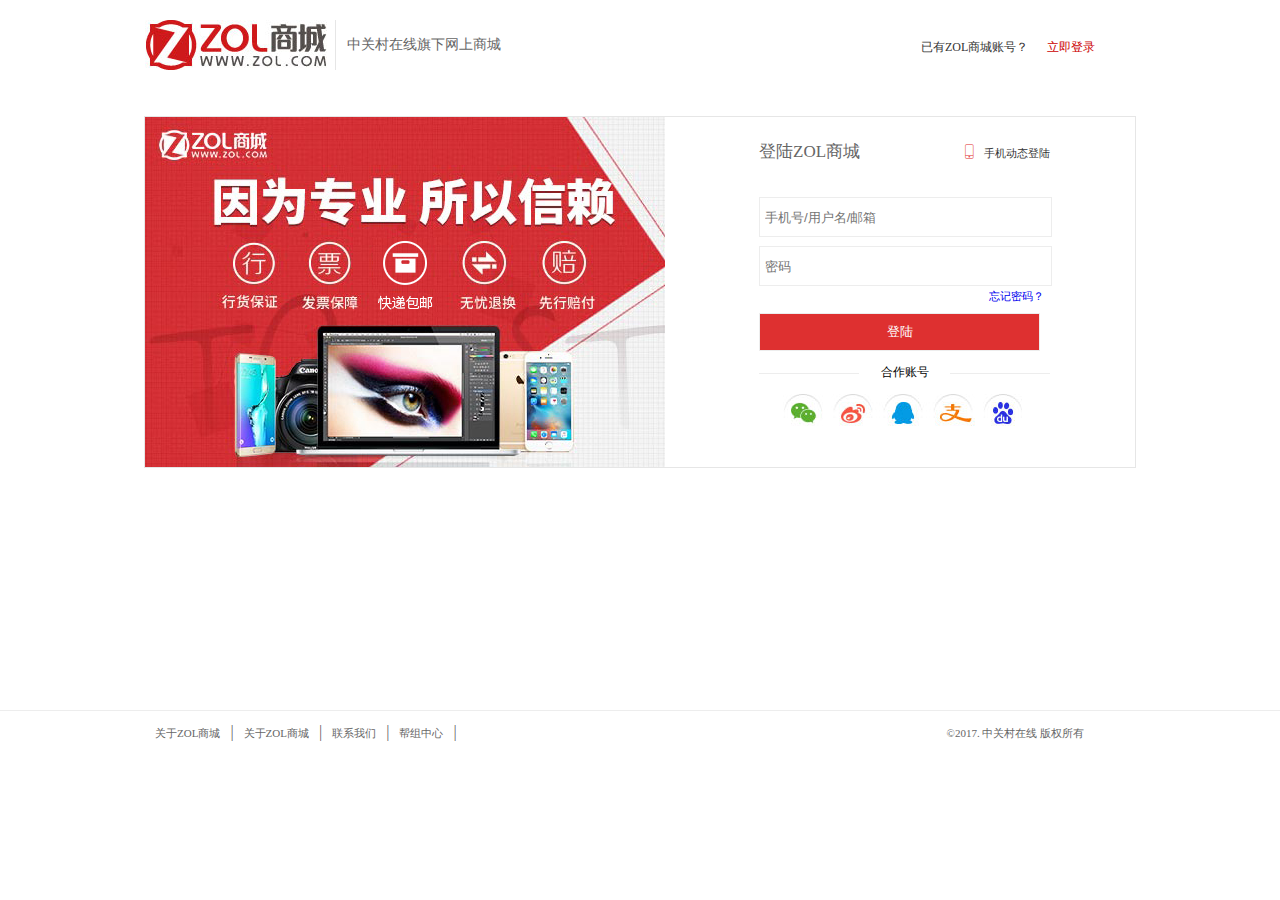
<file: login.html>
<!DOCTYPE html>
<html>
	<head>
		<meta charset="UTF-8">
		<title></title>
		<link rel="stylesheet" href="css/login.css"/>
		<link rel="stylesheet" type="text/css" href="iconfont/iconfont.css">
	</head>
	<body>
		<section id="top" class="margin">  <!--顶部-->
			<div class="left">
				<a href="#" class="logo"><img src="img/logo.jpg"></a>
				
				<a href="#" class="jieshao">中关村在线旗下网上商城</a>
			</div>
			<div class="right">
				<p>已有ZOL商城账号？<a href="#">立即登录</a></p>
			</div>
		</section>
		
		
		
		
		
		<section id="main" class="margin">
			<a href="#" id="ad"><img src="img/ad2_1.jpg"></a>
			<div class="zhuce">
				<p><span>登陆ZOL商城</span><a href="#"><i class="iconfont icon-shouji"></i>手机动态登陆</a></p>
				<input type="text" id="txt" placeholder="手机号/用户名/邮箱"/>
				<input type="password" id="pad" placeholder="密码"/>
				<span class="w"><a href="#">忘记密码？</a></span>
				<input type="button" id="btn" value="登陆"/>
				<div class="hezuo">
					<div class="zh"><span>合作账号</span></div>
					<a href="#"><img src="img/zh.jpg"></a>
				</div>
			</div>
		</section>
		<section id="bottom">
			<div class="margin">
				<a href="#">关于ZOL商城</a><span>|</span><a href="#">关于ZOL商城</a><span>|</span><a href="#">联系我们</a><span>|</span><a href="#">帮组中心</a><span>|</span><b>©2017. 中关村在线 版权所有</b>
			</div>
		</section>
	</body>
</html>
</file>
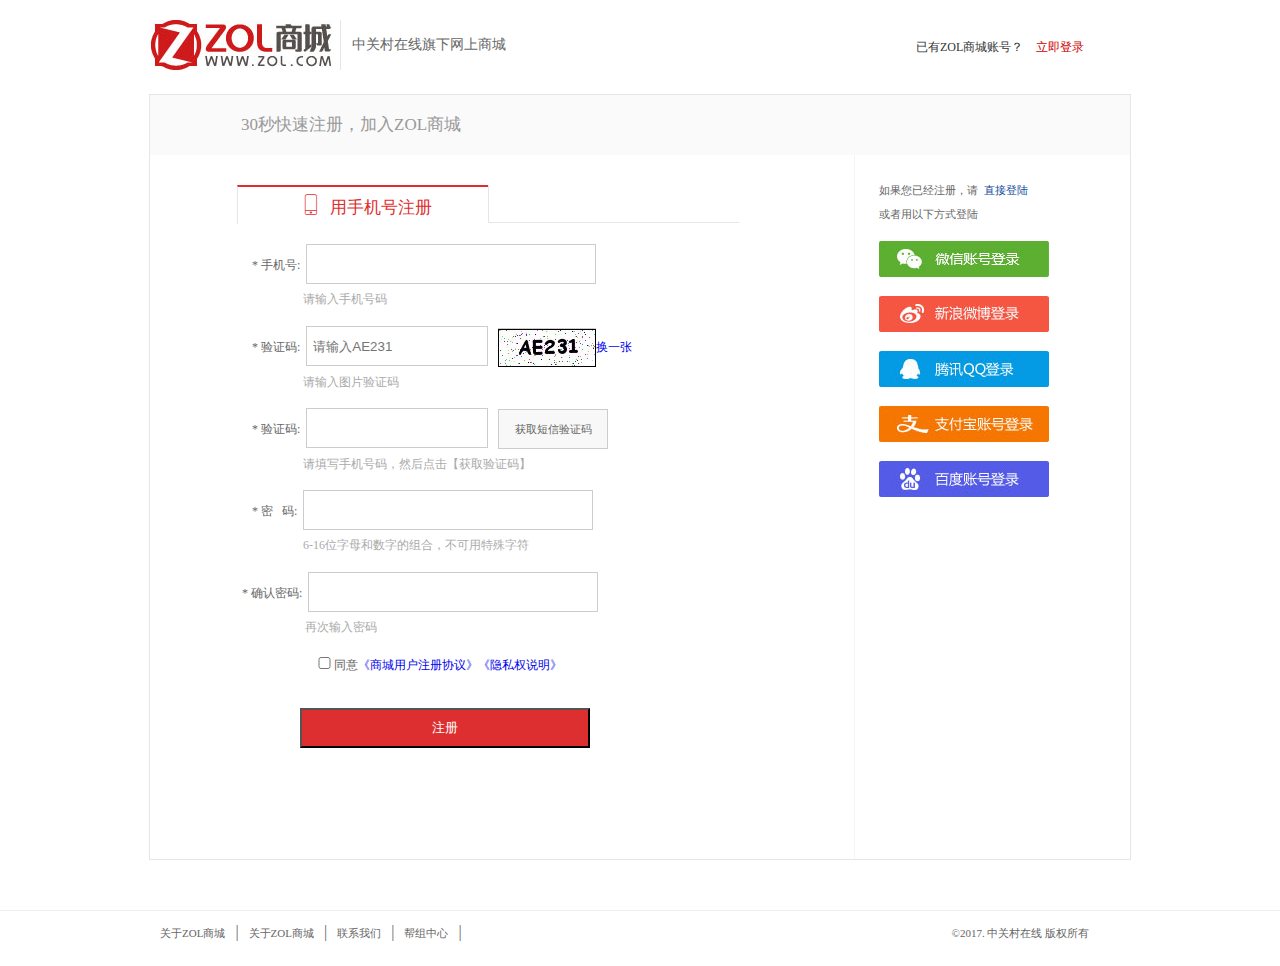
<file: zhuce.html>
<!DOCTYPE html>
<html>
	<head>
		<meta charset="UTF-8">
		<title></title>
		<link rel="stylesheet" href="css/zhuce.css" />
		<link rel="stylesheet" type="text/css" href="iconfont/iconfont.css">
		
	</head>
	<body>
		<section id="top" class="margin">  <!--顶部-->
			<div class="left">
				<a href="#" class="logo"><img src="img/logo.jpg"></a>
				
				<a href="#" class="jieshao">中关村在线旗下网上商城</a>
			</div>
			<div class="right">
				<p>已有ZOL商城账号？<a href="login.html">立即登录</a></p>
			</div>
		</section>
		
		
		<!--主页面-->
		<section id="main" class="margin">     
			<p><span>30秒快速注册，加入ZOL商城</span></p>
			<div class="login">
				<!--gao704  wid 704-->
				<div class="biankuang">
					<p class="shouji1"><i class="iconfont icon-shouji"></i>用手机号注册</p>
					<p class="shouji2"></p>
				</div>
				<ul id="login">
					<li><span>*&nbsp;手机号:</span><input type="text" id="txt"><i class="iconfont icon-cuo"><span>请填写手机号码</span></i>
						<p>请输入手机号码</p>
					</li>
					<li><span>*&nbsp;验证码:</span><input type="yanzheng" id="yanzheng" placeholder="请输入AE231"><span><img src="img/yanzheng.jpg"><a href="#">换一张</a></span><i class="iconfont icon-cuo"><span>请填写验证码</span></i>
						<p>请输入图片验证码</p>
					</li>
					<li><span>*&nbsp;验证码:</span><input type="text" id="tp"><a href="#">获取短信验证码</a><i class="iconfont icon-cuo"><span>请输入手机验证码</span></i>
						<p>请填写手机号码，然后点击【获取验证码】</p>
					</li>
					<li><span>*&nbsp;密&nbsp;&nbsp;&nbsp;码:</span><input type="password" id="pass"><i class="iconfont icon-cuo"><span>请输入密码</span></i>
						<p>6-16位字母和数字的组合，不可用特殊字符</p>
					</li>
					<li><span>*&nbsp;确认密码:</span><input type="password" id="confirm"><i class="iconfont icon-cuo"><span>请重新确认密码</span></i>
						<p>再次输入密码</p>
					</li>
					<li><input type="checkbox" id="xieyi"><span class="agree">同意<a href="#">《商城用户注册协议》</a><a href="#">《隐私权说明》</a></span></li>
					<input type="button" id="btn" value="注册"> 
				</ul>
				
			</div>
			<div class="other">
				<h5>如果您已经注册，请<a href="#">直接登陆</a></h5>
				<h6>或者用以下方式登陆</h6>
				<ul>
					<li><a href="#"><img src="img/wechat.jpg"></a></li>
					<li><a href="#"><img src="img/sina.jpg"></a></li>
					<li><a href="#"><img src="img/qq.jpg"></a></li>
					<li><a href="#"><img src="img/apl.jpg"></a></li>
					<li><a href="#"><img src="img/baidu.jpg"></a></li>
				</ul>
			</div>
		</section>
		<section id="bottom">
			<div class="margin">
				<a href="#">关于ZOL商城</a><span>|</span><a href="#">关于ZOL商城</a><span>|</span><a href="#">联系我们</a><span>|</span><a href="#">帮组中心</a><span>|</span><b>©2017. 中关村在线 版权所有</b>
			</div>
		</section>
	</body>
<script src="js/login.js"></script>
</html>
</file>
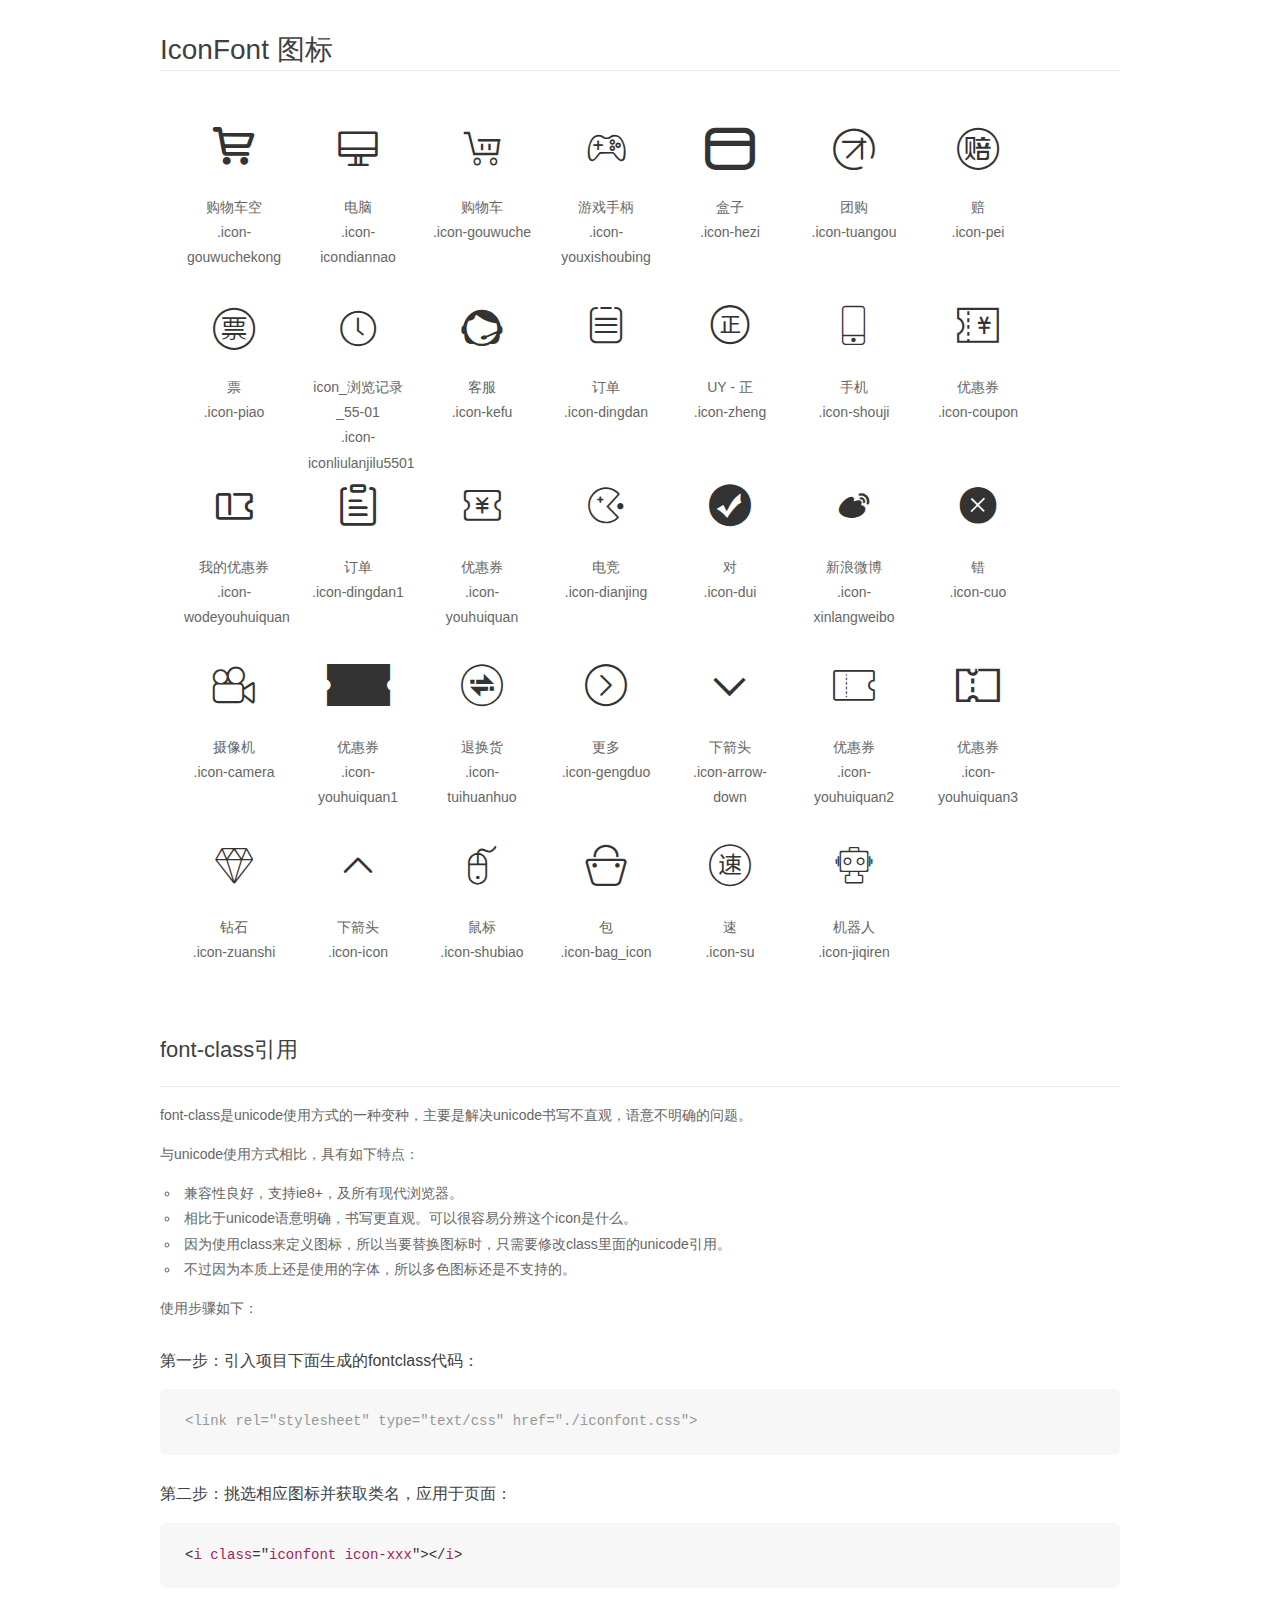
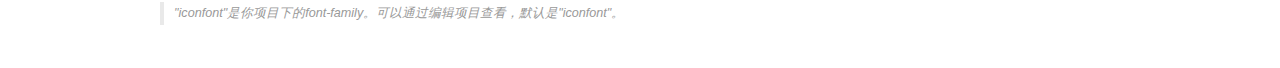
<file: iconfont/demo_fontclass.html>
<!DOCTYPE html>
<html>
<head>
    <meta charset="utf-8"/>
    <title>IconFont</title>
    <link rel="stylesheet" href="demo.css">
    <link rel="stylesheet" href="iconfont.css">
</head>
<body>
    <div class="main markdown">
        <h1>IconFont 图标</h1>
        <ul class="icon_lists clear">
            
                <li>
                <i class="icon iconfont icon-gouwuchekong"></i>
                    <div class="name">购物车空</div>
                    <div class="fontclass">.icon-gouwuchekong</div>
                </li>
            
                <li>
                <i class="icon iconfont icon-icondiannao"></i>
                    <div class="name">电脑</div>
                    <div class="fontclass">.icon-icondiannao</div>
                </li>
            
                <li>
                <i class="icon iconfont icon-gouwuche"></i>
                    <div class="name">购物车</div>
                    <div class="fontclass">.icon-gouwuche</div>
                </li>
            
                <li>
                <i class="icon iconfont icon-youxishoubing"></i>
                    <div class="name">游戏手柄</div>
                    <div class="fontclass">.icon-youxishoubing</div>
                </li>
            
                <li>
                <i class="icon iconfont icon-hezi"></i>
                    <div class="name">盒子</div>
                    <div class="fontclass">.icon-hezi</div>
                </li>
            
                <li>
                <i class="icon iconfont icon-tuangou"></i>
                    <div class="name">团购</div>
                    <div class="fontclass">.icon-tuangou</div>
                </li>
            
                <li>
                <i class="icon iconfont icon-pei"></i>
                    <div class="name">赔</div>
                    <div class="fontclass">.icon-pei</div>
                </li>
            
                <li>
                <i class="icon iconfont icon-piao"></i>
                    <div class="name">票</div>
                    <div class="fontclass">.icon-piao</div>
                </li>
            
                <li>
                <i class="icon iconfont icon-iconliulanjilu5501"></i>
                    <div class="name">icon_浏览记录_55-01</div>
                    <div class="fontclass">.icon-iconliulanjilu5501</div>
                </li>
            
                <li>
                <i class="icon iconfont icon-kefu"></i>
                    <div class="name">客服</div>
                    <div class="fontclass">.icon-kefu</div>
                </li>
            
                <li>
                <i class="icon iconfont icon-dingdan"></i>
                    <div class="name">订单</div>
                    <div class="fontclass">.icon-dingdan</div>
                </li>
            
                <li>
                <i class="icon iconfont icon-zheng"></i>
                    <div class="name">UY - 正</div>
                    <div class="fontclass">.icon-zheng</div>
                </li>
            
                <li>
                <i class="icon iconfont icon-shouji"></i>
                    <div class="name">手机</div>
                    <div class="fontclass">.icon-shouji</div>
                </li>
            
                <li>
                <i class="icon iconfont icon-coupon"></i>
                    <div class="name">优惠券</div>
                    <div class="fontclass">.icon-coupon</div>
                </li>
            
                <li>
                <i class="icon iconfont icon-wodeyouhuiquan"></i>
                    <div class="name">我的优惠券</div>
                    <div class="fontclass">.icon-wodeyouhuiquan</div>
                </li>
            
                <li>
                <i class="icon iconfont icon-dingdan1"></i>
                    <div class="name">订单</div>
                    <div class="fontclass">.icon-dingdan1</div>
                </li>
            
                <li>
                <i class="icon iconfont icon-youhuiquan"></i>
                    <div class="name">优惠券</div>
                    <div class="fontclass">.icon-youhuiquan</div>
                </li>
            
                <li>
                <i class="icon iconfont icon-dianjing"></i>
                    <div class="name">电竞</div>
                    <div class="fontclass">.icon-dianjing</div>
                </li>
            
                <li>
                <i class="icon iconfont icon-dui"></i>
                    <div class="name">对</div>
                    <div class="fontclass">.icon-dui</div>
                </li>
            
                <li>
                <i class="icon iconfont icon-xinlangweibo"></i>
                    <div class="name">新浪微博</div>
                    <div class="fontclass">.icon-xinlangweibo</div>
                </li>
            
                <li>
                <i class="icon iconfont icon-cuo"></i>
                    <div class="name">错</div>
                    <div class="fontclass">.icon-cuo</div>
                </li>
            
                <li>
                <i class="icon iconfont icon-camera"></i>
                    <div class="name">摄像机</div>
                    <div class="fontclass">.icon-camera</div>
                </li>
            
                <li>
                <i class="icon iconfont icon-youhuiquan1"></i>
                    <div class="name">优惠券</div>
                    <div class="fontclass">.icon-youhuiquan1</div>
                </li>
            
                <li>
                <i class="icon iconfont icon-tuihuanhuo"></i>
                    <div class="name">退换货</div>
                    <div class="fontclass">.icon-tuihuanhuo</div>
                </li>
            
                <li>
                <i class="icon iconfont icon-gengduo"></i>
                    <div class="name">更多</div>
                    <div class="fontclass">.icon-gengduo</div>
                </li>
            
                <li>
                <i class="icon iconfont icon-arrow-down"></i>
                    <div class="name">下箭头</div>
                    <div class="fontclass">.icon-arrow-down</div>
                </li>
            
                <li>
                <i class="icon iconfont icon-youhuiquan2"></i>
                    <div class="name">优惠券</div>
                    <div class="fontclass">.icon-youhuiquan2</div>
                </li>
            
                <li>
                <i class="icon iconfont icon-youhuiquan3"></i>
                    <div class="name">优惠券</div>
                    <div class="fontclass">.icon-youhuiquan3</div>
                </li>
            
                <li>
                <i class="icon iconfont icon-zuanshi"></i>
                    <div class="name">钻石</div>
                    <div class="fontclass">.icon-zuanshi</div>
                </li>
            
                <li>
                <i class="icon iconfont icon-icon"></i>
                    <div class="name">下箭头</div>
                    <div class="fontclass">.icon-icon</div>
                </li>
            
                <li>
                <i class="icon iconfont icon-shubiao"></i>
                    <div class="name">鼠标</div>
                    <div class="fontclass">.icon-shubiao</div>
                </li>
            
                <li>
                <i class="icon iconfont icon-bag_icon"></i>
                    <div class="name">包</div>
                    <div class="fontclass">.icon-bag_icon</div>
                </li>
            
                <li>
                <i class="icon iconfont icon-su"></i>
                    <div class="name">速</div>
                    <div class="fontclass">.icon-su</div>
                </li>
            
                <li>
                <i class="icon iconfont icon-jiqiren"></i>
                    <div class="name">机器人</div>
                    <div class="fontclass">.icon-jiqiren</div>
                </li>
            
        </ul>

        <h2 id="font-class-">font-class引用</h2>
        <hr>

        <p>font-class是unicode使用方式的一种变种，主要是解决unicode书写不直观，语意不明确的问题。</p>
        <p>与unicode使用方式相比，具有如下特点：</p>
        <ul>
        <li>兼容性良好，支持ie8+，及所有现代浏览器。</li>
        <li>相比于unicode语意明确，书写更直观。可以很容易分辨这个icon是什么。</li>
        <li>因为使用class来定义图标，所以当要替换图标时，只需要修改class里面的unicode引用。</li>
        <li>不过因为本质上还是使用的字体，所以多色图标还是不支持的。</li>
        </ul>
        <p>使用步骤如下：</p>
        <h3 id="-fontclass-">第一步：引入项目下面生成的fontclass代码：</h3>


        <pre><code class="lang-js hljs javascript"><span class="hljs-comment">&lt;link rel="stylesheet" type="text/css" href="./iconfont.css"&gt;</span></code></pre>
        <h3 id="-">第二步：挑选相应图标并获取类名，应用于页面：</h3>
        <pre><code class="lang-css hljs">&lt;<span class="hljs-selector-tag">i</span> <span class="hljs-selector-tag">class</span>="<span class="hljs-selector-tag">iconfont</span> <span class="hljs-selector-tag">icon-xxx</span>"&gt;&lt;/<span class="hljs-selector-tag">i</span>&gt;</code></pre>
        <blockquote>
        <p>"iconfont"是你项目下的font-family。可以通过编辑项目查看，默认是"iconfont"。</p>
        </blockquote>
    </div>
</body>
</html>
</file>
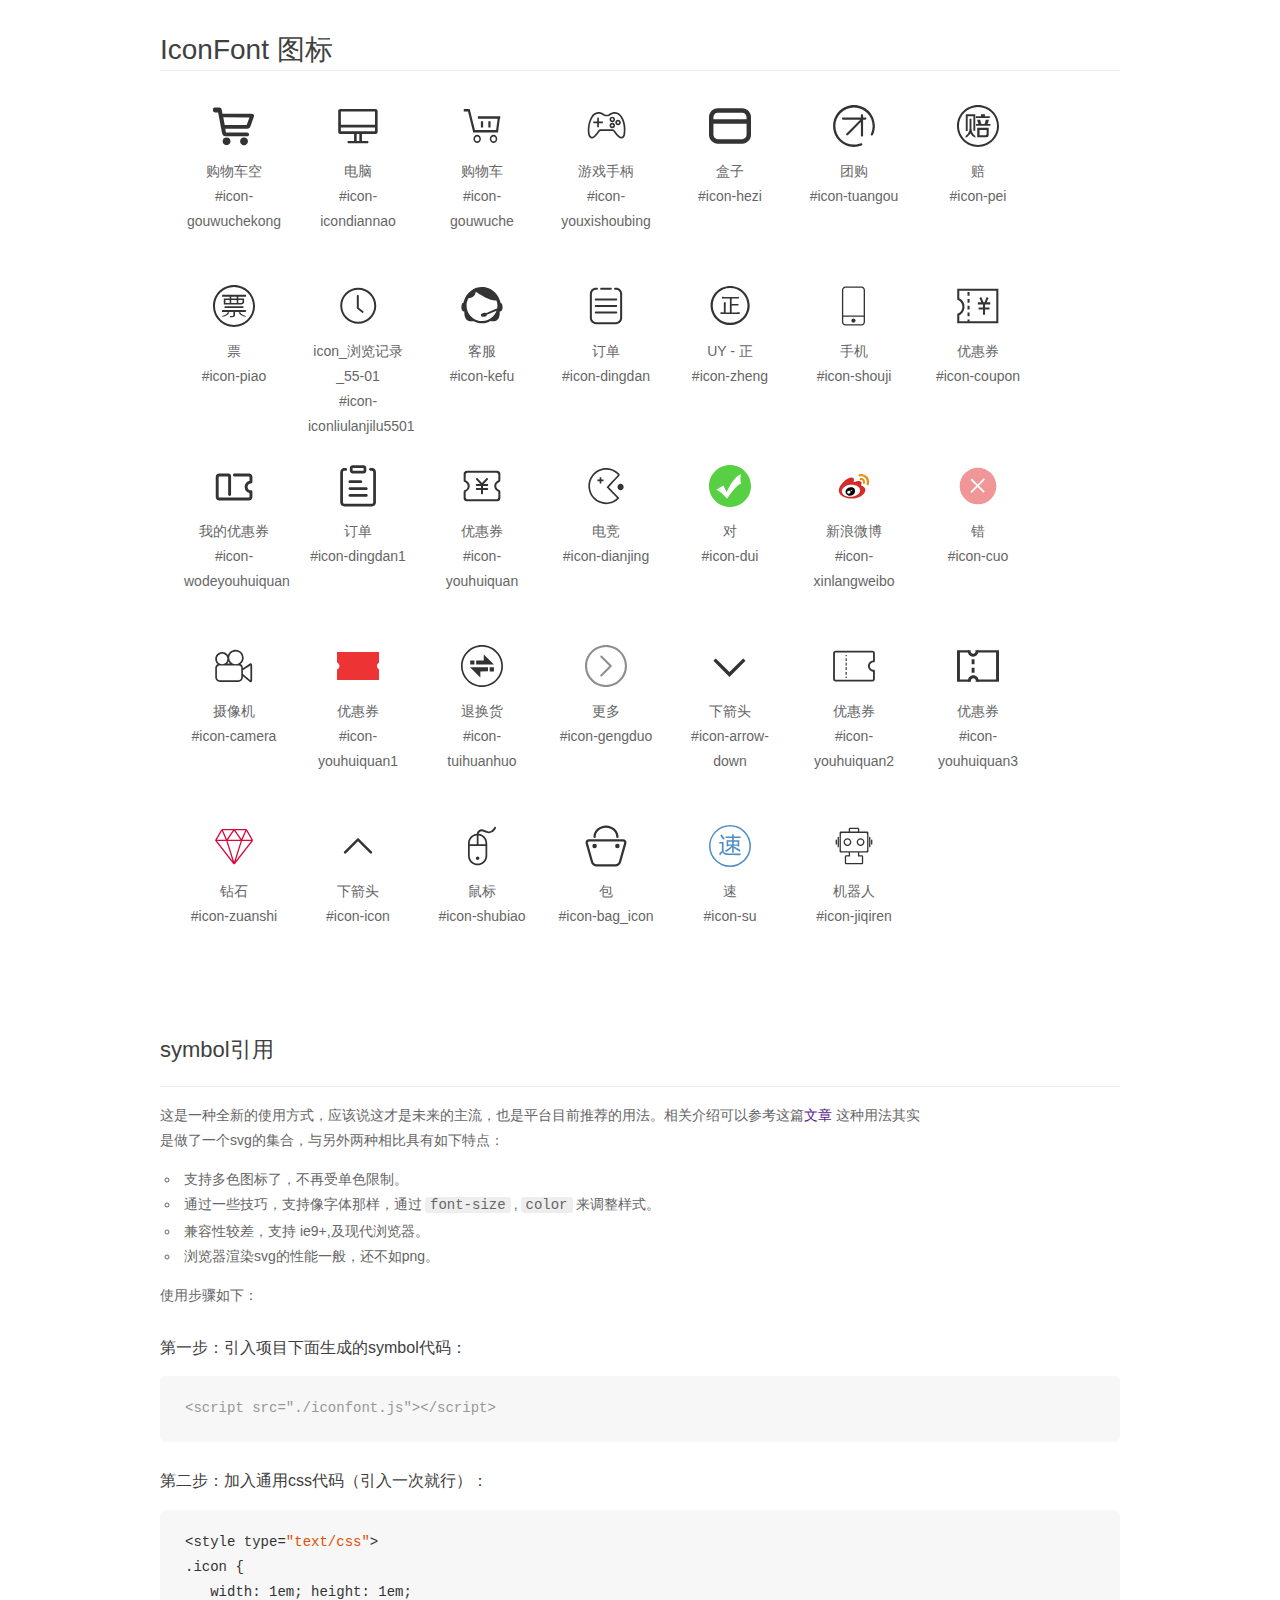
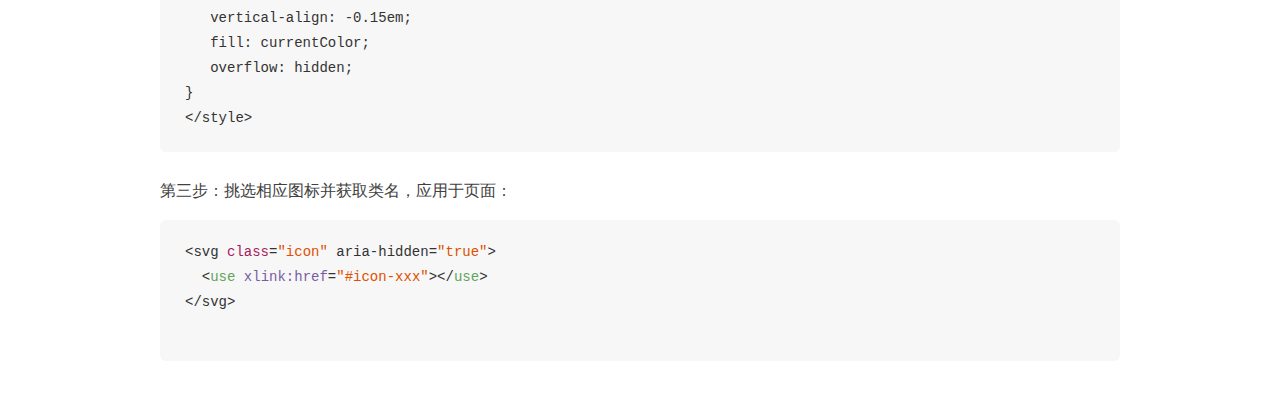
<file: iconfont/demo_symbol.html>
<!DOCTYPE html>
<html>
<head>
    <meta charset="utf-8"/>
    <title>IconFont</title>
    <link rel="stylesheet" href="demo.css">
    <script src="iconfont.js"></script>

    <style type="text/css">
        .icon {
          /* 通过设置 font-size 来改变图标大小 */
          width: 1em; height: 1em;
          /* 图标和文字相邻时，垂直对齐 */
          vertical-align: -0.15em;
          /* 通过设置 color 来改变 SVG 的颜色/fill */
          fill: currentColor;
          /* path 和 stroke 溢出 viewBox 部分在 IE 下会显示
             normalize.css 中也包含这行 */
          overflow: hidden;
        }

    </style>
</head>
<body>
    <div class="main markdown">
        <h1>IconFont 图标</h1>
        <ul class="icon_lists clear">
            
                <li>
                    <svg class="icon" aria-hidden="true">
                        <use xlink:href="#icon-gouwuchekong"></use>
                    </svg>
                    <div class="name">购物车空</div>
                    <div class="fontclass">#icon-gouwuchekong</div>
                </li>
            
                <li>
                    <svg class="icon" aria-hidden="true">
                        <use xlink:href="#icon-icondiannao"></use>
                    </svg>
                    <div class="name">电脑</div>
                    <div class="fontclass">#icon-icondiannao</div>
                </li>
            
                <li>
                    <svg class="icon" aria-hidden="true">
                        <use xlink:href="#icon-gouwuche"></use>
                    </svg>
                    <div class="name">购物车</div>
                    <div class="fontclass">#icon-gouwuche</div>
                </li>
            
                <li>
                    <svg class="icon" aria-hidden="true">
                        <use xlink:href="#icon-youxishoubing"></use>
                    </svg>
                    <div class="name">游戏手柄</div>
                    <div class="fontclass">#icon-youxishoubing</div>
                </li>
            
                <li>
                    <svg class="icon" aria-hidden="true">
                        <use xlink:href="#icon-hezi"></use>
                    </svg>
                    <div class="name">盒子</div>
                    <div class="fontclass">#icon-hezi</div>
                </li>
            
                <li>
                    <svg class="icon" aria-hidden="true">
                        <use xlink:href="#icon-tuangou"></use>
                    </svg>
                    <div class="name">团购</div>
                    <div class="fontclass">#icon-tuangou</div>
                </li>
            
                <li>
                    <svg class="icon" aria-hidden="true">
                        <use xlink:href="#icon-pei"></use>
                    </svg>
                    <div class="name">赔</div>
                    <div class="fontclass">#icon-pei</div>
                </li>
            
                <li>
                    <svg class="icon" aria-hidden="true">
                        <use xlink:href="#icon-piao"></use>
                    </svg>
                    <div class="name">票</div>
                    <div class="fontclass">#icon-piao</div>
                </li>
            
                <li>
                    <svg class="icon" aria-hidden="true">
                        <use xlink:href="#icon-iconliulanjilu5501"></use>
                    </svg>
                    <div class="name">icon_浏览记录_55-01</div>
                    <div class="fontclass">#icon-iconliulanjilu5501</div>
                </li>
            
                <li>
                    <svg class="icon" aria-hidden="true">
                        <use xlink:href="#icon-kefu"></use>
                    </svg>
                    <div class="name">客服</div>
                    <div class="fontclass">#icon-kefu</div>
                </li>
            
                <li>
                    <svg class="icon" aria-hidden="true">
                        <use xlink:href="#icon-dingdan"></use>
                    </svg>
                    <div class="name">订单</div>
                    <div class="fontclass">#icon-dingdan</div>
                </li>
            
                <li>
                    <svg class="icon" aria-hidden="true">
                        <use xlink:href="#icon-zheng"></use>
                    </svg>
                    <div class="name">UY - 正</div>
                    <div class="fontclass">#icon-zheng</div>
                </li>
            
                <li>
                    <svg class="icon" aria-hidden="true">
                        <use xlink:href="#icon-shouji"></use>
                    </svg>
                    <div class="name">手机</div>
                    <div class="fontclass">#icon-shouji</div>
                </li>
            
                <li>
                    <svg class="icon" aria-hidden="true">
                        <use xlink:href="#icon-coupon"></use>
                    </svg>
                    <div class="name">优惠券</div>
                    <div class="fontclass">#icon-coupon</div>
                </li>
            
                <li>
                    <svg class="icon" aria-hidden="true">
                        <use xlink:href="#icon-wodeyouhuiquan"></use>
                    </svg>
                    <div class="name">我的优惠券</div>
                    <div class="fontclass">#icon-wodeyouhuiquan</div>
                </li>
            
                <li>
                    <svg class="icon" aria-hidden="true">
                        <use xlink:href="#icon-dingdan1"></use>
                    </svg>
                    <div class="name">订单</div>
                    <div class="fontclass">#icon-dingdan1</div>
                </li>
            
                <li>
                    <svg class="icon" aria-hidden="true">
                        <use xlink:href="#icon-youhuiquan"></use>
                    </svg>
                    <div class="name">优惠券</div>
                    <div class="fontclass">#icon-youhuiquan</div>
                </li>
            
                <li>
                    <svg class="icon" aria-hidden="true">
                        <use xlink:href="#icon-dianjing"></use>
                    </svg>
                    <div class="name">电竞</div>
                    <div class="fontclass">#icon-dianjing</div>
                </li>
            
                <li>
                    <svg class="icon" aria-hidden="true">
                        <use xlink:href="#icon-dui"></use>
                    </svg>
                    <div class="name">对</div>
                    <div class="fontclass">#icon-dui</div>
                </li>
            
                <li>
                    <svg class="icon" aria-hidden="true">
                        <use xlink:href="#icon-xinlangweibo"></use>
                    </svg>
                    <div class="name">新浪微博</div>
                    <div class="fontclass">#icon-xinlangweibo</div>
                </li>
            
                <li>
                    <svg class="icon" aria-hidden="true">
                        <use xlink:href="#icon-cuo"></use>
                    </svg>
                    <div class="name">错</div>
                    <div class="fontclass">#icon-cuo</div>
                </li>
            
                <li>
                    <svg class="icon" aria-hidden="true">
                        <use xlink:href="#icon-camera"></use>
                    </svg>
                    <div class="name">摄像机</div>
                    <div class="fontclass">#icon-camera</div>
                </li>
            
                <li>
                    <svg class="icon" aria-hidden="true">
                        <use xlink:href="#icon-youhuiquan1"></use>
                    </svg>
                    <div class="name">优惠券</div>
                    <div class="fontclass">#icon-youhuiquan1</div>
                </li>
            
                <li>
                    <svg class="icon" aria-hidden="true">
                        <use xlink:href="#icon-tuihuanhuo"></use>
                    </svg>
                    <div class="name">退换货</div>
                    <div class="fontclass">#icon-tuihuanhuo</div>
                </li>
            
                <li>
                    <svg class="icon" aria-hidden="true">
                        <use xlink:href="#icon-gengduo"></use>
                    </svg>
                    <div class="name">更多</div>
                    <div class="fontclass">#icon-gengduo</div>
                </li>
            
                <li>
                    <svg class="icon" aria-hidden="true">
                        <use xlink:href="#icon-arrow-down"></use>
                    </svg>
                    <div class="name">下箭头</div>
                    <div class="fontclass">#icon-arrow-down</div>
                </li>
            
                <li>
                    <svg class="icon" aria-hidden="true">
                        <use xlink:href="#icon-youhuiquan2"></use>
                    </svg>
                    <div class="name">优惠券</div>
                    <div class="fontclass">#icon-youhuiquan2</div>
                </li>
            
                <li>
                    <svg class="icon" aria-hidden="true">
                        <use xlink:href="#icon-youhuiquan3"></use>
                    </svg>
                    <div class="name">优惠券</div>
                    <div class="fontclass">#icon-youhuiquan3</div>
                </li>
            
                <li>
                    <svg class="icon" aria-hidden="true">
                        <use xlink:href="#icon-zuanshi"></use>
                    </svg>
                    <div class="name">钻石</div>
                    <div class="fontclass">#icon-zuanshi</div>
                </li>
            
                <li>
                    <svg class="icon" aria-hidden="true">
                        <use xlink:href="#icon-icon"></use>
                    </svg>
                    <div class="name">下箭头</div>
                    <div class="fontclass">#icon-icon</div>
                </li>
            
                <li>
                    <svg class="icon" aria-hidden="true">
                        <use xlink:href="#icon-shubiao"></use>
                    </svg>
                    <div class="name">鼠标</div>
                    <div class="fontclass">#icon-shubiao</div>
                </li>
            
                <li>
                    <svg class="icon" aria-hidden="true">
                        <use xlink:href="#icon-bag_icon"></use>
                    </svg>
                    <div class="name">包</div>
                    <div class="fontclass">#icon-bag_icon</div>
                </li>
            
                <li>
                    <svg class="icon" aria-hidden="true">
                        <use xlink:href="#icon-su"></use>
                    </svg>
                    <div class="name">速</div>
                    <div class="fontclass">#icon-su</div>
                </li>
            
                <li>
                    <svg class="icon" aria-hidden="true">
                        <use xlink:href="#icon-jiqiren"></use>
                    </svg>
                    <div class="name">机器人</div>
                    <div class="fontclass">#icon-jiqiren</div>
                </li>
            
        </ul>


        <h2 id="symbol-">symbol引用</h2>
        <hr>

        <p>这是一种全新的使用方式，应该说这才是未来的主流，也是平台目前推荐的用法。相关介绍可以参考这篇<a href="">文章</a>
        这种用法其实是做了一个svg的集合，与另外两种相比具有如下特点：</p>
        <ul>
          <li>支持多色图标了，不再受单色限制。</li>
          <li>通过一些技巧，支持像字体那样，通过<code>font-size</code>,<code>color</code>来调整样式。</li>
          <li>兼容性较差，支持 ie9+,及现代浏览器。</li>
          <li>浏览器渲染svg的性能一般，还不如png。</li>
        </ul>
        <p>使用步骤如下：</p>
        <h3 id="-symbol-">第一步：引入项目下面生成的symbol代码：</h3>
        <pre><code class="lang-js hljs javascript"><span class="hljs-comment">&lt;script src="./iconfont.js"&gt;&lt;/script&gt;</span></code></pre>
        <h3 id="-css-">第二步：加入通用css代码（引入一次就行）：</h3>
        <pre><code class="lang-js hljs javascript">&lt;style type=<span class="hljs-string">"text/css"</span>&gt;
.icon {
   width: <span class="hljs-number">1</span>em; height: <span class="hljs-number">1</span>em;
   vertical-align: <span class="hljs-number">-0.15</span>em;
   fill: currentColor;
   overflow: hidden;
}
&lt;<span class="hljs-regexp">/style&gt;</span></code></pre>
        <h3 id="-">第三步：挑选相应图标并获取类名，应用于页面：</h3>
        <pre><code class="lang-js hljs javascript">&lt;svg <span class="hljs-class"><span class="hljs-keyword">class</span></span>=<span class="hljs-string">"icon"</span> aria-hidden=<span class="hljs-string">"true"</span>&gt;<span class="xml"><span class="hljs-tag">
  &lt;<span class="hljs-name">use</span> <span class="hljs-attr">xlink:href</span>=<span class="hljs-string">"#icon-xxx"</span>&gt;</span><span class="hljs-tag">&lt;/<span class="hljs-name">use</span>&gt;</span>
</span>&lt;<span class="hljs-regexp">/svg&gt;
        </span></code></pre>
    </div>
</body>
</html>
</file>
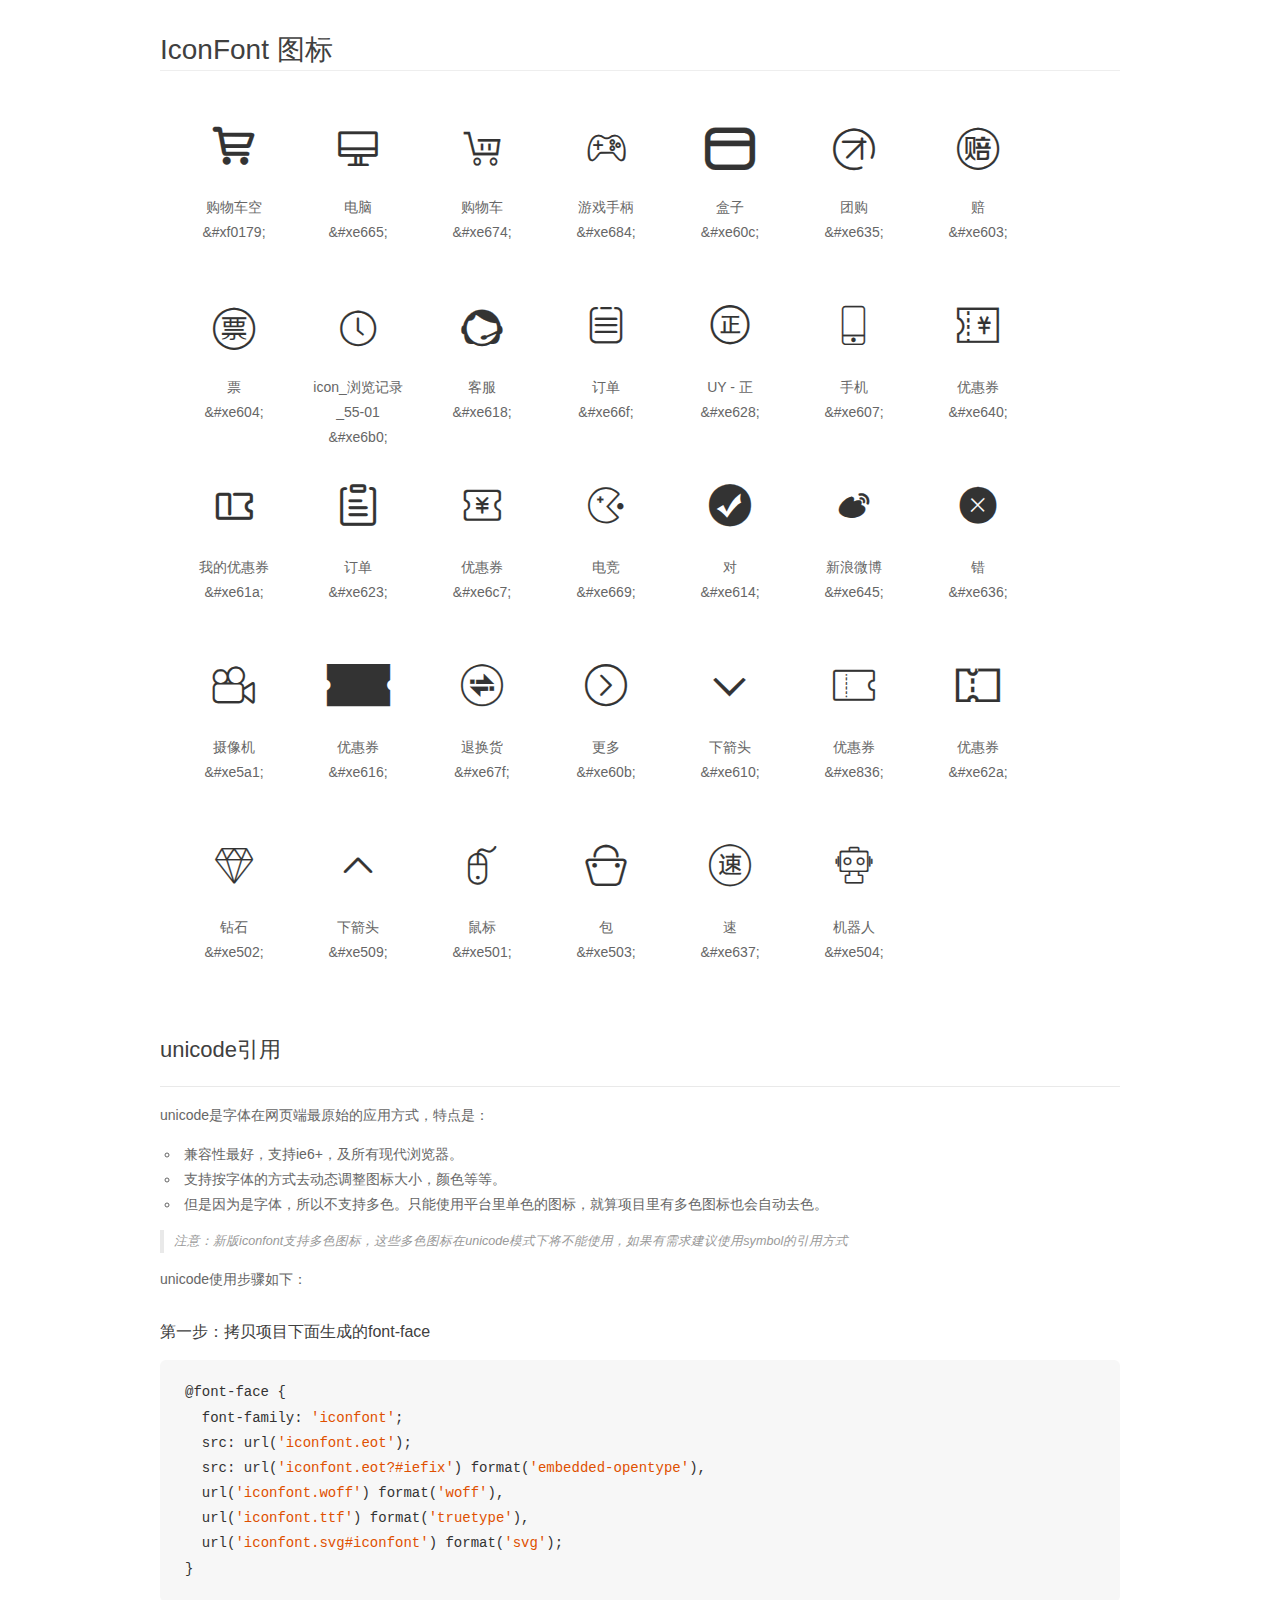
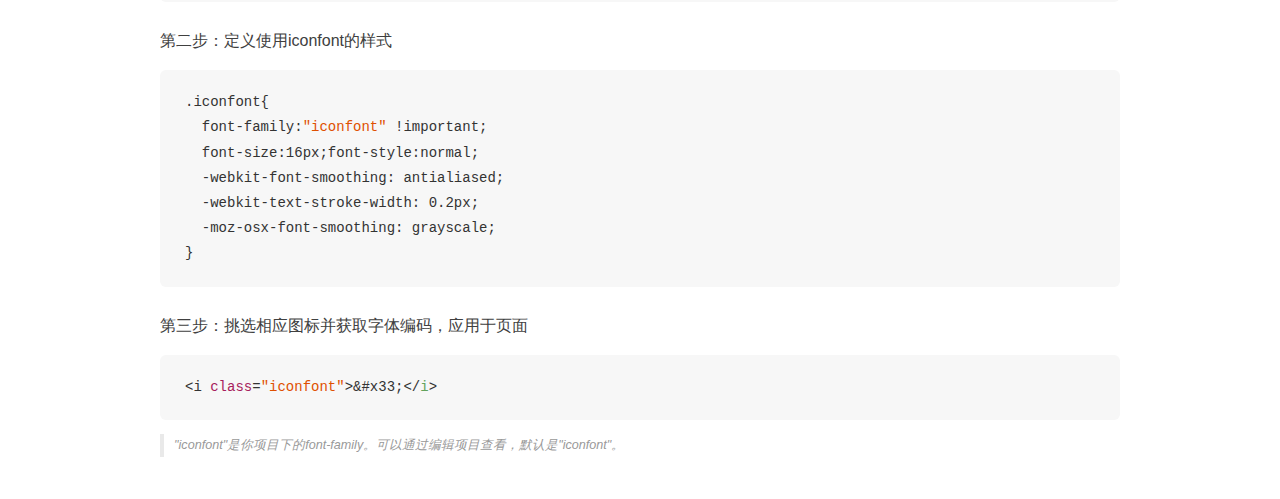
<file: iconfont/demo_unicode.html>
<!DOCTYPE html>
<html>
<head>
    <meta charset="utf-8"/>
    <title>IconFont</title>
    <link rel="stylesheet" href="demo.css">

    <style type="text/css">

        @font-face {font-family: "iconfont";
          src: url('iconfont.eot'); /* IE9*/
          src: url('iconfont.eot#iefix') format('embedded-opentype'), /* IE6-IE8 */
          url('iconfont.woff') format('woff'), /* chrome, firefox */
          url('iconfont.ttf') format('truetype'), /* chrome, firefox, opera, Safari, Android, iOS 4.2+*/
          url('iconfont.svg#iconfont') format('svg'); /* iOS 4.1- */
        }

        .iconfont {
          font-family:"iconfont" !important;
          font-size:16px;
          font-style:normal;
          -webkit-font-smoothing: antialiased;
          -webkit-text-stroke-width: 0.2px;
          -moz-osx-font-smoothing: grayscale;
        }

    </style>
</head>
<body>
    <div class="main markdown">
        <h1>IconFont 图标</h1>
        <ul class="icon_lists clear">
            
                <li>
                <i class="icon iconfont">&#xf0179;</i>
                    <div class="name">购物车空</div>
                    <div class="code">&amp;#xf0179;</div>
                </li>
            
                <li>
                <i class="icon iconfont">&#xe665;</i>
                    <div class="name">电脑</div>
                    <div class="code">&amp;#xe665;</div>
                </li>
            
                <li>
                <i class="icon iconfont">&#xe674;</i>
                    <div class="name">购物车</div>
                    <div class="code">&amp;#xe674;</div>
                </li>
            
                <li>
                <i class="icon iconfont">&#xe684;</i>
                    <div class="name">游戏手柄</div>
                    <div class="code">&amp;#xe684;</div>
                </li>
            
                <li>
                <i class="icon iconfont">&#xe60c;</i>
                    <div class="name">盒子</div>
                    <div class="code">&amp;#xe60c;</div>
                </li>
            
                <li>
                <i class="icon iconfont">&#xe635;</i>
                    <div class="name">团购</div>
                    <div class="code">&amp;#xe635;</div>
                </li>
            
                <li>
                <i class="icon iconfont">&#xe603;</i>
                    <div class="name">赔</div>
                    <div class="code">&amp;#xe603;</div>
                </li>
            
                <li>
                <i class="icon iconfont">&#xe604;</i>
                    <div class="name">票</div>
                    <div class="code">&amp;#xe604;</div>
                </li>
            
                <li>
                <i class="icon iconfont">&#xe6b0;</i>
                    <div class="name">icon_浏览记录_55-01</div>
                    <div class="code">&amp;#xe6b0;</div>
                </li>
            
                <li>
                <i class="icon iconfont">&#xe618;</i>
                    <div class="name">客服</div>
                    <div class="code">&amp;#xe618;</div>
                </li>
            
                <li>
                <i class="icon iconfont">&#xe66f;</i>
                    <div class="name">订单</div>
                    <div class="code">&amp;#xe66f;</div>
                </li>
            
                <li>
                <i class="icon iconfont">&#xe628;</i>
                    <div class="name">UY - 正</div>
                    <div class="code">&amp;#xe628;</div>
                </li>
            
                <li>
                <i class="icon iconfont">&#xe607;</i>
                    <div class="name">手机</div>
                    <div class="code">&amp;#xe607;</div>
                </li>
            
                <li>
                <i class="icon iconfont">&#xe640;</i>
                    <div class="name">优惠券</div>
                    <div class="code">&amp;#xe640;</div>
                </li>
            
                <li>
                <i class="icon iconfont">&#xe61a;</i>
                    <div class="name">我的优惠券</div>
                    <div class="code">&amp;#xe61a;</div>
                </li>
            
                <li>
                <i class="icon iconfont">&#xe623;</i>
                    <div class="name">订单</div>
                    <div class="code">&amp;#xe623;</div>
                </li>
            
                <li>
                <i class="icon iconfont">&#xe6c7;</i>
                    <div class="name">优惠券</div>
                    <div class="code">&amp;#xe6c7;</div>
                </li>
            
                <li>
                <i class="icon iconfont">&#xe669;</i>
                    <div class="name">电竞</div>
                    <div class="code">&amp;#xe669;</div>
                </li>
            
                <li>
                <i class="icon iconfont">&#xe614;</i>
                    <div class="name">对</div>
                    <div class="code">&amp;#xe614;</div>
                </li>
            
                <li>
                <i class="icon iconfont">&#xe645;</i>
                    <div class="name">新浪微博</div>
                    <div class="code">&amp;#xe645;</div>
                </li>
            
                <li>
                <i class="icon iconfont">&#xe636;</i>
                    <div class="name">错</div>
                    <div class="code">&amp;#xe636;</div>
                </li>
            
                <li>
                <i class="icon iconfont">&#xe5a1;</i>
                    <div class="name">摄像机</div>
                    <div class="code">&amp;#xe5a1;</div>
                </li>
            
                <li>
                <i class="icon iconfont">&#xe616;</i>
                    <div class="name">优惠券</div>
                    <div class="code">&amp;#xe616;</div>
                </li>
            
                <li>
                <i class="icon iconfont">&#xe67f;</i>
                    <div class="name">退换货</div>
                    <div class="code">&amp;#xe67f;</div>
                </li>
            
                <li>
                <i class="icon iconfont">&#xe60b;</i>
                    <div class="name">更多</div>
                    <div class="code">&amp;#xe60b;</div>
                </li>
            
                <li>
                <i class="icon iconfont">&#xe610;</i>
                    <div class="name">下箭头</div>
                    <div class="code">&amp;#xe610;</div>
                </li>
            
                <li>
                <i class="icon iconfont">&#xe836;</i>
                    <div class="name">优惠券</div>
                    <div class="code">&amp;#xe836;</div>
                </li>
            
                <li>
                <i class="icon iconfont">&#xe62a;</i>
                    <div class="name">优惠券</div>
                    <div class="code">&amp;#xe62a;</div>
                </li>
            
                <li>
                <i class="icon iconfont">&#xe502;</i>
                    <div class="name">钻石</div>
                    <div class="code">&amp;#xe502;</div>
                </li>
            
                <li>
                <i class="icon iconfont">&#xe509;</i>
                    <div class="name">下箭头</div>
                    <div class="code">&amp;#xe509;</div>
                </li>
            
                <li>
                <i class="icon iconfont">&#xe501;</i>
                    <div class="name">鼠标</div>
                    <div class="code">&amp;#xe501;</div>
                </li>
            
                <li>
                <i class="icon iconfont">&#xe503;</i>
                    <div class="name">包</div>
                    <div class="code">&amp;#xe503;</div>
                </li>
            
                <li>
                <i class="icon iconfont">&#xe637;</i>
                    <div class="name">速</div>
                    <div class="code">&amp;#xe637;</div>
                </li>
            
                <li>
                <i class="icon iconfont">&#xe504;</i>
                    <div class="name">机器人</div>
                    <div class="code">&amp;#xe504;</div>
                </li>
            
        </ul>
        <h2 id="unicode-">unicode引用</h2>
        <hr>

        <p>unicode是字体在网页端最原始的应用方式，特点是：</p>
        <ul>
        <li>兼容性最好，支持ie6+，及所有现代浏览器。</li>
        <li>支持按字体的方式去动态调整图标大小，颜色等等。</li>
        <li>但是因为是字体，所以不支持多色。只能使用平台里单色的图标，就算项目里有多色图标也会自动去色。</li>
        </ul>
        <blockquote>
        <p>注意：新版iconfont支持多色图标，这些多色图标在unicode模式下将不能使用，如果有需求建议使用symbol的引用方式</p>
        </blockquote>
        <p>unicode使用步骤如下：</p>
        <h3 id="-font-face">第一步：拷贝项目下面生成的font-face</h3>
        <pre><code class="lang-js hljs javascript">@font-face {
  font-family: <span class="hljs-string">'iconfont'</span>;
  src: url(<span class="hljs-string">'iconfont.eot'</span>);
  src: url(<span class="hljs-string">'iconfont.eot?#iefix'</span>) format(<span class="hljs-string">'embedded-opentype'</span>),
  url(<span class="hljs-string">'iconfont.woff'</span>) format(<span class="hljs-string">'woff'</span>),
  url(<span class="hljs-string">'iconfont.ttf'</span>) format(<span class="hljs-string">'truetype'</span>),
  url(<span class="hljs-string">'iconfont.svg#iconfont'</span>) format(<span class="hljs-string">'svg'</span>);
}
</code></pre>
        <h3 id="-iconfont-">第二步：定义使用iconfont的样式</h3>
        <pre><code class="lang-js hljs javascript">.iconfont{
  font-family:<span class="hljs-string">"iconfont"</span> !important;
  font-size:<span class="hljs-number">16</span>px;font-style:normal;
  -webkit-font-smoothing: antialiased;
  -webkit-text-stroke-width: <span class="hljs-number">0.2</span>px;
  -moz-osx-font-smoothing: grayscale;
}
</code></pre>
        <h3 id="-">第三步：挑选相应图标并获取字体编码，应用于页面</h3>
        <pre><code class="lang-js hljs javascript">&lt;i <span class="hljs-class"><span class="hljs-keyword">class</span></span>=<span class="hljs-string">"iconfont"</span>&gt;&amp;#x33;<span class="xml"><span class="hljs-tag">&lt;/<span class="hljs-name">i</span>&gt;</span></span></code></pre>

        <blockquote>
        <p>"iconfont"是你项目下的font-family。可以通过编辑项目查看，默认是"iconfont"。</p>
        </blockquote>
    </div>


</body>
</html>
</file>
<file: css/index.css>
.margin {
  margin: 0 auto;
  width: 1200px; }

h1, h2, h3, h4, h5, h6 {
  margin: 0;
  padding: 0; }

body, ul, li, dl, dd, dt {
  margin: 0;
  padding: 0; }

input:focus {
  outline: none; }

body {
  background-color: #f7f7f7;
  width: 100%; }

li {
  list-style: none; }

a {
  text-decoration: none; }

i {
  font-style: normal; }

.clearfix:after {
  clear: both;
  content: ".";
  display: block;
  height: 0;
  visibility: hidden; }

section {
  position: relative; }

#fix {
  height: 630px;
  width: 37px;
  background: black;
  position: fixed;
  right: 0;
  z-index: 4;
  padding-top: 140px; }
  #fix a {
    width: 37px;
    height: 37px;
    text-align: center;
    position: relative;
    display: block;
    margin-top: 28px; }
    #fix a i {
      color: white;
      font-size: 21px;
      line-height: 37px; }
    #fix a span {
      position: absolute;
      line-height: 37px;
      width: 68px;
      background: #FF3333;
      color: white;
      font-size: 11px;
      left: 37px;
      text-align: center;
      transition: 0.5s; }
  #fix a:hover {
    background: #FF3333; }
    #fix a:hover span {
      left: -68px; }

#gd {
  height: 56px;
  background: white;
  z-index: 3;
  width: 100%;
  position: fixed;
  left: 0;
  top: 0;
  display: none; }
  #gd #logo {
    width: 269px;
    height: 52px;
    float: left; }
    #gd #logo a {
      display: block;
      float: left; }
    #gd #logo div {
      background: white;
      float: right;
      position: relative;
      height: 26px;
      width: 66px;
      border: 1px solid #E6E6E6;
      margin: 10px 0 12px 19px; }
      #gd #logo div span {
        display: block;
        position: relative;
        padding: 0 26px 0 12px;
        height: 26px;
        font: 14px/26px "Microsoft YaHei","\5FAE\8F6F\96C5\9ED1";
        color: #333;
        background-color: #fff;
        cursor: pointer; }
      #gd #logo div ul {
        position: absolute;
        display: none;
        left: -1px;
        width: 160px;
        border: 1px solid #e6e6e6;
        padding: 8px 10px;
        z-index: 5;
        background: white; }
        #gd #logo div ul li {
          float: left;
          font: 12px/26px "";
          height: 26px;
          padding: 2px 10px;
          color: #333;
          display: inline-block; }
          #gd #logo div ul li a {
            display: inline-block;
            padding: 8 8px;
            color: #333; }
        #gd #logo div ul li:hover {
          background-color: #f4f4f4;
          color: red; }
        #gd #logo div ul li:last-child {
          background-color: red;
          color: white; }
        #gd #logo div ul li:last-child:hover {
          background-color: red;
          color: white; }
          #gd #logo div ul li:last-child:hover a {
            background-color: red;
            color: white; }
    #gd #logo div:hover {
      border-bottom: none; }
      #gd #logo div:hover ul {
        display: block;
        left: -1px;
        top: 26px; }
  #gd .search {
    position: relative;
    float: left;
    margin: 10px 0 11px 35px; }
    #gd .search .txt {
      float: left;
      width: 441px;
      height: 12px;
      border: 2px solid #ce1a1b;
      padding: 10px; }
    #gd .search .btn {
      float: left;
      height: 36px;
      width: 78px;
      color: white;
      background: #ce1a1b;
      border: none;
      font: 16px/36px "";
      text-align: center; }
    #gd .search div {
      position: absolute;
      right: 88px;
      top: 8px; }
      #gd .search div a {
        padding: 0 5px;
        display: inline-block;
        font: 11px/18px "";
        color: #898989;
        background-color: #eee;
        margin-right: 8px; }
      #gd .search div a:hover {
        background-color: #ce1a1b;
        color: white; }
  #gd .list {
    position: relative;
    float: right;
    margin: 10px 0 11px 35px; }
    #gd .list a {
      font: 12px/20px "";
      color: #333;
      margin-right: 21px; }
    #gd .list a:hover {
      color: red; }
    #gd .list div {
      position: absolute;
      height: 13px;
      width: 13px;
      top: -3px;
      right: 50px;
      border-radius: 50%;
      background-color: red;
      font: 9px/13px "";
      text-align: center;
      color: white; }

#top {
  position: relative;
  z-index: 4;
  height: 29px;
  border-bottom: 1px solid #e6e6e6;
  position: relative;
  background: #f5f5f5;
  text-align: center; }
  #top a {
    padding-bottom: -5px;
    line-height: 29px;
    color: #666;
    font-size: 11px; }
  #top span {
    color: #666;
    font: 11px/29px "";
    text-align: center; }
  #top a:hover {
    color: #ce1a1b;
    text-decoration: underline; }
  #top i {
    font-size: 6px;
    transition: 1s; }
  #top .left {
    float: left; }
    #top .left a {
      margin-right: 24px; }
    #top .left .blue {
      color: #3366cc; }
    #top .left .blue:hover {
      color: red; }
  #top ul {
    float: right; }
    #top ul a {
      padding: 0; }
    #top ul li {
      color: #666;
      float: left;
      position: relative;
      padding: 0 10px;
      border-left: 1px solid #f5f5f5;
      border-right: 1px solid #f5f5f5; }
    #top ul i {
      font-size: 4px;
      transition: 1s; }
    #top ul li:nth-child(5) div {
      height: 11px;
      background: #d8d8d8;
      width: 2px;
      margin-top: 9px; }
    #top ul li:nth-child(6):hover {
      background-color: white;
      border-left: 1px solid #ededed;
      border-right: 1px solid #ededed; }
      #top ul li:nth-child(6):hover a {
        color: #666;
        text-decoration: none; }
      #top ul li:nth-child(6):hover i {
        display: inline-block;
        transform: rotateZ(180deg); }
      #top ul li:nth-child(6):hover div {
        border-top: none;
        display: block;
        position: absolute;
        left: -1px;
        top: 29px; }
    #top ul li:nth-child(2) div {
      width: 106px;
      height: 62px;
      border: 1px solid #E6E6E6;
      border-top: none;
      position: absolute;
      display: none;
      z-index: 1;
      background-color: white; }
      #top ul li:nth-child(2) div b {
        font-weight: normal;
        color: red; }
    #top ul li:nth-child(2):hover {
      background-color: white;
      border-left: 1px solid #ededed;
      border-right: 1px solid #ededed; }
      #top ul li:nth-child(2):hover a {
        color: #666;
        text-decoration: none; }
      #top ul li:nth-child(2):hover div {
        display: block;
        left: -1px;
        top: 29px; }
      #top ul li:nth-child(2):hover i {
        display: inline-block;
        transform: rotateZ(180deg); }
    #top ul li:nth-child(6) .phone {
      background: url(../img/phono.jpg) no-repeat left center;
      padding-left: 19px; }
    #top ul li:nth-child(6) div {
      border: 1px solid #ededed;
      padding: 23px;
      display: none;
      position: absolute;
      z-index: 2;
      background-color: white; }
      #top ul li:nth-child(6) div img {
        height: 130px;
        width: 130px; }
    #top ul li:last-child span {
      position: absolute;
      display: none; }
    #top ul li:nth-child(8) div {
      position: absolute;
      width: 85px;
      height: 21px;
      border: 1px solid #ededed;
      display: none;
      padding: 6px 9px 7px 14px;
      font-size: 9px;
      z-index: 1; }
    #top ul li:nth-child(8):hover {
      background-color: #fff; }
      #top ul li:nth-child(8):hover div {
        display: block;
        right: 0px;
        top: 29px;
        border-top: none; }
      #top ul li:nth-child(8):hover i {
        display: inline-block;
        transform: rotateZ(180deg); }
      #top ul li:nth-child(8):hover a {
        text-decoration: none; }

#banner {
  height: 110px;
  background: white;
  z-index: 3; }
  #banner #logo {
    width: 269px;
    height: 52px;
    float: left;
    margin: 30px 10px 28px 0; }
    #banner #logo a {
      display: block;
      float: left; }
    #banner #logo div {
      background: white;
      float: right;
      position: relative;
      height: 26px;
      width: 66px;
      border: 1px solid #E6E6E6;
      margin: 10px 0 12px 19px; }
      #banner #logo div span {
        display: block;
        position: relative;
        padding: 0 26px 0 12px;
        height: 26px;
        font: 14px/26px "Microsoft YaHei","\5FAE\8F6F\96C5\9ED1";
        color: #333;
        background-color: #fff;
        cursor: pointer; }
      #banner #logo div ul {
        position: absolute;
        display: none;
        left: -1px;
        width: 160px;
        border: 1px solid #e6e6e6;
        padding: 8px 10px;
        z-index: 5;
        background: white; }
        #banner #logo div ul li {
          float: left;
          font: 12px/26px "";
          height: 26px;
          padding: 2px 10px;
          color: #333;
          display: inline-block; }
          #banner #logo div ul li a {
            display: inline-block;
            padding: 8 8px;
            color: #333; }
        #banner #logo div ul li:hover {
          background-color: #f4f4f4;
          color: red; }
        #banner #logo div ul li:last-child {
          background-color: red;
          color: white; }
        #banner #logo div ul li:last-child:hover {
          background-color: red;
          color: white; }
          #banner #logo div ul li:last-child:hover a {
            background-color: red;
            color: white; }
    #banner #logo div:hover {
      border-bottom: none; }
      #banner #logo div:hover ul {
        display: block;
        left: -1px;
        top: 26px; }
  #banner .search {
    position: relative;
    float: left;
    margin: 37px 0 37px 70px; }
    #banner .search .txt {
      float: left;
      width: 441px;
      height: 12px;
      border: 2px solid #ce1a1b;
      padding: 10px; }
    #banner .search .btn {
      float: left;
      height: 36px;
      width: 78px;
      color: white;
      background: #ce1a1b;
      border: none;
      font: 16px/36px "";
      text-align: center; }
    #banner .search div {
      position: absolute;
      right: 88px;
      top: 8px; }
      #banner .search div a {
        padding: 0 5px;
        display: inline-block;
        font: 11px/18px "";
        color: #898989;
        background-color: #eee;
        margin-right: 8px; }
      #banner .search div a:hover {
        background-color: #ce1a1b;
        color: white; }
  #banner .list {
    position: relative;
    float: right;
    margin: 45px 0 45px 35px; }
    #banner .list a {
      font: 12px/20px "";
      color: #333;
      margin-right: 21px; }
    #banner .list a:hover {
      color: red; }
    #banner .list div {
      position: absolute;
      height: 13px;
      width: 13px;
      top: -3px;
      right: 50px;
      border-radius: 50%;
      background-color: red;
      font: 9px/13px "";
      text-align: center;
      color: white; }

#wrap .all {
  position: relative;
  z-index: 2;
  height: 40px; }
  #wrap .all li {
    text-align: center;
    line-height: 40px;
    float: left;
    margin-left: 30px;
    margin-right: 22px; }
    #wrap .all li a {
      color: #333;
      font: 100 17px/40px ""; }
    #wrap .all li a:hover {
      color: red; }
  #wrap .all .first {
    height: 40px;
    width: 120px;
    background-color: #ce1a1b;
    text-align: center;
    line-height: 40px; }
    #wrap .all .first img {
      margin-left: 9px; }
    #wrap .all .first ul {
      z-index: 3;
      display: none;
      padding: 0 10px;
      height: 400px;
      width: 100px;
      color: #fff;
      background-color: #454545;
      text-align: center; }
      #wrap .all .first ul li {
        position: relative;
        margin: 0;
        float: none;
        font: 16px/54px "";
        padding: 0 9px 12px 0;
        color: #fff;
        border-bottom: 1px solid #4d4d4d;
        line-height: 53px; }
        #wrap .all .first ul li span {
          color: #808080;
          margin-left: 15px; }
        #wrap .all .first ul li i {
          color: #fff; }
        #wrap .all .first ul li div {
          margin: 0;
          position: absolute;
          left: 110px;
          top: 0;
          display: none;
          height: 401px;
          background: white;
          overflow: hidden;
          width: 680px; }
          #wrap .all .first ul li div a {
            display: inline-block;
            margin: 0 30px 0 0;
            font: 14px/28px "Microsoft YaHei"; }
          #wrap .all .first ul li div a:last-child {
            display: block;
            margin: 0; }
  #wrap .all .first:hover ul {
    display: block; }
    #wrap .all .first:hover ul li:hover div {
      display: block; }
      #wrap .all .first:hover ul li:hover div div:hover a {
        color: red;
        text-decoration: underline; }

#lunbo {
  width: 100%;
  height: 401px; }
  #lunbo ul {
    position: relative;
    height: 400px;
    width: 100%;
    overflow: hidden; }
    #lunbo ul .g {
      height: 100%;
      width: 100%;
      position: absolute;
      left: 0px;
      top: 0;
      z-index: 1; }
      #lunbo ul .g a img {
        vertical-align: middle;
        z-index: 0; }
  #lunbo .second {
    position: absolute;
    left: 660px;
    bottom: 20px;
    height: 20px;
    width: 100px; }
    #lunbo .second li {
      position: relative;
      z-index: 2;
      float: left;
      height: 10px;
      width: 10px;
      border-radius: 5px;
      background-color: #FFF;
      margin: 5px 5px;
      cursor: pointer; }
    #lunbo .second .cur {
      background-color: red; }

#tuangou {
  height: 230px;
  width: 100%;
  position: relative; }
  #tuangou .tuangou {
    overflow: hidden;
    margin-top: 23px; }
    #tuangou .tuangou span {
      color: #666666;
      width: 224px;
      float: left;
      font-size: 13px; }
      #tuangou .tuangou span b {
        margin: 0 11px;
        font-weight: normal;
        font-size: 23px; }
      #tuangou .tuangou span i {
        font-size: 30px;
        color: red; }
    #tuangou .tuangou a {
      float: right;
      color: #666; }
    #tuangou .tuangou a:hover {
      color: red; }
  #tuangou #botm {
    position: absolute;
    width: 100px;
    height: 8px;
    bottom: 0;
    left: 50%; }
    #tuangou #botm li {
      height: 8px;
      width: 30px;
      background-color: #cbcbcb;
      float: left;
      margin-right: 2px; }
    #tuangou #botm .hover {
      background-color: red; }
  #tuangou #lunbo3 {
    overflow: hidden;
    position: relative; }
    #tuangou #lunbo3 #sliderBtns {
      display: block;
      display: none; }
      #tuangou #lunbo3 #sliderBtns .btn {
        z-index: 5;
        position: absolute;
        width: 40px;
        height: 40px;
        text-align: center;
        font-size: 36px;
        line-height: 36px;
        color: #999999; }
      #tuangou #lunbo3 #sliderBtns .btn:first-child {
        left: 15px;
        top: 60px; }
      #tuangou #lunbo3 #sliderBtns .btn:last-child {
        right: 15px;
        top: 60px; }
    #tuangou #lunbo3 #blider {
      position: relative;
      overflow: hidden;
      height: 151px;
      width: 4800px; }
      #tuangou #lunbo3 #blider .jishi {
        color: #abaaa5;
        position: absolute;
        top: 105px;
        left: 15px;
        font-size: 11px;
        line-height: 39px; }
        #tuangou #lunbo3 #blider .jishi span {
          color: red; }
      #tuangou #lunbo3 #blider li {
        float: left;
        width: 1200px;
        height: 151px; }
        #tuangou #lunbo3 #blider li .ul2 {
          width: 1200px;
          height: 151px; }
          #tuangou #lunbo3 #blider li .ul2 li {
            position: relative;
            width: 398px;
            height: 151px;
            float: left;
            margin-right: 2px; }
            #tuangou #lunbo3 #blider li .ul2 li .h5 {
              margin: 0;
              position: absolute;
              color: #333;
              top: 15px;
              left: 15px;
              font-size: 17px;
              line-height: 27px;
              font-weight: 500; }
            #tuangou #lunbo3 #blider li .ul2 li .h6 {
              position: absolute;
              color: #999;
              left: 15px;
              top: 42px;
              line-height: 24px;
              font-size: 12px; }
            #tuangou #lunbo3 #blider li .ul2 li .h4 {
              position: absolute;
              color: #ff3333;
              left: 15px;
              top: 74px;
              line-height: 31px;
              font-size: 15px; }
            #tuangou #lunbo3 #blider li .ul2 li img {
              height: 120px;
              width: 100px;
              position: absolute;
              top: 15px;
              right: 30px; }
            #tuangou #lunbo3 #blider li .ul2 li .hid {
              display: none;
              transition: 2s;
              position: absolute;
              top: 151px;
              left: 0;
              background: #494845;
              opacity: 0.8; }
              #tuangou #lunbo3 #blider li .ul2 li .hid a {
                color: white; }
              #tuangou #lunbo3 #blider li .ul2 li .hid .hid-l {
                position: relative;
                float: left;
                width: 149px;
                height: 151px; }
                #tuangou #lunbo3 #blider li .ul2 li .hid .hid-l img {
                  width: 80px;
                  height: 80px;
                  vertical-align: middle;
                  border-radius: 10%;
                  left: 34px; }
                #tuangou #lunbo3 #blider li .ul2 li .hid .hid-l .hidp {
                  width: 149px;
                  color: #fff;
                  position: absolute;
                  left: 8px;
                  bottom: 22px;
                  font-size: 11px; }
                  #tuangou #lunbo3 #blider li .ul2 li .hid .hid-l .hidp a {
                    margin: 0 9px;
                    color: #fff;
                    margin-right: 9px; }
                  #tuangou #lunbo3 #blider li .ul2 li .hid .hid-l .hidp a:hover {
                    text-decoration: underline; }
              #tuangou #lunbo3 #blider li .ul2 li .hid .hid-r {
                position: relative;
                float: right;
                width: 249px;
                height: 151px; }
                #tuangou #lunbo3 #blider li .ul2 li .hid .hid-r .hid5 {
                  position: absolute;
                  top: 17px;
                  left: 0;
                  font-size: 15px;
                  line-height: 27px;
                  color: #ffffff; }
                #tuangou #lunbo3 #blider li .ul2 li .hid .hid-r .hid6 {
                  position: absolute;
                  top: 44px;
                  left: 0;
                  font-size: 12px;
                  line-height: 28px;
                  color: #ff3333; }
                #tuangou #lunbo3 #blider li .ul2 li .hid .hid-r .hid4 {
                  position: absolute;
                  top: 72px;
                  left: 0;
                  font-size: 12px;
                  line-height: 20px;
                  color: #fff; }
                #tuangou #lunbo3 #blider li .ul2 li .hid .hid-r .hid2 {
                  position: absolute;
                  top: 103px;
                  left: 0;
                  background: #FF3333;
                  width: 73px;
                  height: 28px;
                  line-height: 28px;
                  font-size: 12px;
                  text-align: center;
                  color: #fff; }
          #tuangou #lunbo3 #blider li .ul2 li:hover #sliderBtns {
            display: block; }
          #tuangou #lunbo3 #blider li .ul2 li:hover .hid {
            display: block;
            top: 0; }
          #tuangou #lunbo3 #blider li .ul2 li:first-child {
            background-color: #fff6dd; }
          #tuangou #lunbo3 #blider li .ul2 li:nth-child(2) {
            background-color: #ffe5e5; }
          #tuangou #lunbo3 #blider li .ul2 li:nth-child(3) {
            background-color: #e3f9ff; }

#quan {
  height: 102px;
  width: 100%;
  margin-top: 55px; }

#jingxuan {
  height: 397px;
  width: 100%; }
  #jingxuan .quan {
    height: 57px;
    margin-top: 23px; }
    #jingxuan .quan span {
      color: #666666;
      width: 270px;
      float: left;
      font-size: 13px;
      line-height: 39px; }
      #jingxuan .quan span b {
        margin: 0 11px;
        font-weight: normal;
        font-size: 23px; }
      #jingxuan .quan span i {
        font-size: 26px;
        color: red; }
    #jingxuan .quan a {
      float: right;
      color: #666; }
    #jingxuan .quan a:hover {
      color: red; }
  #jingxuan .jingxuan {
    height: 341px;
    position: relative; }
    #jingxuan .jingxuan li {
      float: left;
      height: 300px;
      width: 200px;
      background-color: #fff;
      margin-right: 10px;
      padding: 20px 15px;
      border: 1px solid white; }
      #jingxuan .jingxuan li a {
        display: block; }
        #jingxuan .jingxuan li a img {
          vertical-align: top;
          text-align: center;
          margin-bottom: 28px; }
      #jingxuan .jingxuan li .ad {
        text-align: center;
        font-size: 12px;
        line-height: 24px;
        color: #333; }
        #jingxuan .jingxuan li .ad a {
          color: #333; }
        #jingxuan .jingxuan li .ad a:hover {
          color: #FF3333;
          text-decoration: underline; }
      #jingxuan .jingxuan li .price {
        text-align: center;
        font-size: 10px;
        line-height: 36px;
        color: #333333; }
        #jingxuan .jingxuan li .price span {
          color: #ff3333; }
    #jingxuan .jingxuan li:last-child {
      margin-right: 0; }
    #jingxuan .jingxuan li:first-child {
      height: 341px;
      padding: 0;
      width: 230px; }
    #jingxuan .jingxuan li:hover {
      border: 1px solid #E9E9E9;
      box-shadow: 0 0 2px #CCCCCC; }

#dianjing {
  height: 615px; }
  #dianjing .dianjing {
    height: 57px;
    margin-top: 23px; }
    #dianjing .dianjing span {
      color: #666666;
      width: 270px;
      float: left;
      font-size: 13px;
      line-height: 39px; }
      #dianjing .dianjing span b {
        margin: 0 11px;
        font-weight: normal;
        font-size: 23px; }
      #dianjing .dianjing span i {
        font-size: 26px;
        color: red; }
    #dianjing .dianjing a {
      float: right;
      color: #666; }
    #dianjing .dianjing a:hover {
      color: red; }
  #dianjing .bottom {
    height: 566px;
    width: 100%;
    margin-top: 9px; }
    #dianjing .bottom #remen {
      height: 566px;
      width: 595px;
      float: left;
      background: #FFF;
      position: relative;
      overflow: hidden; }
      #dianjing .bottom #remen .title {
        height: 46px;
        width: 562px;
        background-color: #7095ee;
        padding: 0 20px 0 13px; }
        #dianjing .bottom #remen .title .l {
          float: left;
          font-size: 18px;
          line-height: 46px;
          color: white; }
        #dianjing .bottom #remen .title .qiehuan {
          height: 46px;
          float: right; }
          #dianjing .bottom #remen .title .qiehuan li {
            margin-top: 10px;
            height: 22px;
            float: left;
            margin-left: 27px;
            text-align: center;
            color: white;
            cursor: pointer;
            border-bottom: 3px solid #7095ee; }
          #dianjing .bottom #remen .title .qiehuan .active {
            border-bottom: 3px solid white; }
      #dianjing .bottom #remen .biaoqian {
        position: absolute;
        width: 595px;
        height: 517px;
        left: 0;
        bottom: 0;
        overflow: hidden;
        display: none; }
        #dianjing .bottom #remen .biaoqian .u1 {
          position: absolute;
          height: 260px;
          overflow: hidden;
          width: 1785px; }
          #dianjing .bottom #remen .biaoqian .u1 li {
            float: left;
            width: 595px;
            height: 260px; }
            #dianjing .bottom #remen .biaoqian .u1 li a {
              display: block; }
              #dianjing .bottom #remen .biaoqian .u1 li a img {
                height: 260px;
                width: 595px; }
        #dianjing .bottom #remen .biaoqian .u2 {
          height: 257px;
          width: 595px;
          position: absolute;
          top: 260px; }
          #dianjing .bottom #remen .biaoqian .u2 li {
            float: left;
            height: 257px;
            width: 160px;
            padding: 0 19px; }
            #dianjing .bottom #remen .biaoqian .u2 li a {
              display: block;
              margin-bottom: 10px; }
              #dianjing .bottom #remen .biaoqian .u2 li a img {
                width: 160px;
                height: 160px; }
            #dianjing .bottom #remen .biaoqian .u2 li p {
              height: 22px;
              line-height: 22px;
              font-size: 14px;
              white-space: nowrap;
              text-overflow: ellipsis;
              overflow: hidden; }
            #dianjing .bottom #remen .biaoqian .u2 li h5 {
              height: 34px;
              line-height: 34px;
              font-size: 18px;
              color: #f33; }
        #dianjing .bottom #remen .biaoqian .u3 {
          position: absolute;
          bottom: 275px;
          left: 274px; }
          #dianjing .bottom #remen .biaoqian .u3 li {
            height: 10px;
            width: 10px;
            border-radius: 50%;
            background: #666;
            float: left;
            margin: 0 5px; }
          #dianjing .bottom #remen .biaoqian .u3 .hover {
            background-color: red; }
    #dianjing .bottom #diy {
      height: 566px;
      width: 595px;
      float: right; }
      #dianjing .bottom #diy .dianjingdiy {
        height: 46px;
        width: 595px;
        background: #9b74e9; }
        #dianjing .bottom #diy .dianjingdiy span {
          color: white;
          width: 270px;
          float: left;
          font-size: 19px;
          line-height: 46px;
          margin-left: 15px; }
      #dianjing .bottom #diy .show {
        height: 520px;
        width: 595px;
        background: white; }
        #dianjing .bottom #diy .show ul li {
          float: left;
          height: 257px;
          width: 160px;
          padding: 0 19px; }
          #dianjing .bottom #diy .show ul li a {
            display: block;
            margin-bottom: 10px; }
            #dianjing .bottom #diy .show ul li a img {
              width: 160px;
              height: 160px; }
          #dianjing .bottom #diy .show ul li p {
            height: 22px;
            line-height: 22px;
            font-size: 14px;
            white-space: nowrap;
            text-overflow: ellipsis;
            overflow: hidden;
            cursor: pointer; }
          #dianjing .bottom #diy .show ul li p:hover {
            color: red;
            text-decoration: underline; }
          #dianjing .bottom #diy .show ul li h5 {
            height: 34px;
            line-height: 34px;
            font-size: 18px;
            color: #f33; }

#shuma {
  padding: 34px 0;
  height: 704px;
  margin-top: 23px;
  overflow: hidden; }
  #shuma .shuma {
    height: 36px;
    text-align: center;
    overflow: hidden; }
    #shuma .shuma span {
      color: #999;
      width: 270px;
      float: left;
      font-size: 14px;
      line-height: 36px; }
      #shuma .shuma span b {
        font-size: 23px;
        font-weight: normal;
        color: #666; }
    #shuma .shuma i {
      color: red;
      margin-right: 12px;
      font-size: 30px; }
  #shuma #shuma-l {
    height: 647px;
    width: 594px;
    background: white;
    float: left; }
    #shuma #shuma-l .shexiang {
      height: 46px;
      padding: 0 16px 0 14px;
      background-color: #3ccbbc;
      margin: 0;
      overflow: hidden; }
      #shuma #shuma-l .shexiang span {
        display: inline-block;
        float: left;
        color: white;
        font: 700 18px/46px "";
        text-align: center; }
      #shuma #shuma-l .shexiang a {
        display: inline-block;
        float: right;
        color: white;
        font: 12px/46px ""; }
        #shuma #shuma-l .shexiang a i {
          font-size: 18px;
          margin-left: 3px;
          color: white; }
    #shuma #shuma-l .cam {
      height: 520px;
      width: 594px; }
      #shuma #shuma-l .cam li {
        width: 160px;
        height: 260px;
        background: white;
        padding: 0 19px;
        position: relative;
        float: left; }
        #shuma #shuma-l .cam li a {
          padding: 10px 0; }
          #shuma #shuma-l .cam li a img {
            vertical-align: top; }
        #shuma #shuma-l .cam li .over {
          position: absolute;
          width: 160px;
          height: 0;
          background: black;
          opacity: .4;
          transition: 0.5s;
          bottom: 101px;
          overflow: hidden; }
          #shuma #shuma-l .cam li .over .cankao {
            font: 12px/21px "";
            color: #fff;
            margin-top: 5px;
            margin-bottom: 0;
            text-align: center; }
          #shuma #shuma-l .cam li .over .pingjia {
            margin-bottom: 3px;
            margin: 0;
            font-size: 12px;
            line-height: 23px;
            color: #fff; }
            #shuma #shuma-l .cam li .over .pingjia a {
              margin: 0 12px;
              color: white; }
            #shuma #shuma-l .cam li .over .pingjia span {
              color: #8f8f8f; }
        #shuma #shuma-l .cam li h6 {
          font-size: 12px;
          line-height: 22px; }
        #shuma #shuma-l .cam li h6:hover {
          color: #FF3333;
          text-decoration: underline; }
        #shuma #shuma-l .cam li .price {
          font: 13px/33px "";
          color: #ff3333;
          text-align: left; }
      #shuma #shuma-l .cam li:hover .over {
        height: 52px; }
    #shuma #shuma-l .shangbiao {
      height: 80px;
      width: 594px; }
      #shuma #shuma-l .shangbiao li {
        width: 120px;
        height: 60px;
        padding: 10px 14px;
        float: left; }
        #shuma #shuma-l .shangbiao li a {
          display: block; }
  #shuma #shuma-r {
    height: 647px;
    width: 594px;
    background: white;
    float: right; }
    #shuma #shuma-r .pingban {
      height: 46px;
      padding: 0 16px 0 14px;
      background-color: #eb9e74;
      margin: 0; }
      #shuma #shuma-r .pingban span {
        display: inline-block;
        float: left;
        color: white;
        font: 700 18px/46px "";
        text-align: center; }
      #shuma #shuma-r .pingban a {
        display: inline-block;
        float: right;
        color: white;
        font: 12px/46px ""; }
        #shuma #shuma-r .pingban a i {
          font-size: 18px;
          margin-left: 3px;
          color: white; }
    #shuma #shuma-r .bijiben {
      height: 520px;
      width: 594px; }
      #shuma #shuma-r .bijiben li {
        width: 160px;
        height: 260px;
        background: white;
        padding: 0 19px;
        position: relative;
        float: left; }
        #shuma #shuma-r .bijiben li a {
          display: block;
          padding: 10px 0; }
          #shuma #shuma-r .bijiben li a img {
            vertical-align: top;
            width: 160px;
            height: 160px; }
        #shuma #shuma-r .bijiben li .over {
          position: absolute;
          width: 160px;
          height: 0;
          background: black;
          opacity: .4;
          transition: 0.5s;
          bottom: 101px;
          overflow: hidden; }
          #shuma #shuma-r .bijiben li .over .cankao {
            font: 12px/21px "";
            color: #fff;
            margin-top: 5px;
            margin-bottom: 0;
            text-align: center; }
          #shuma #shuma-r .bijiben li .over .pingjia {
            margin-bottom: 3px;
            margin: 0;
            font-size: 12px;
            line-height: 23px;
            color: #fff; }
            #shuma #shuma-r .bijiben li .over .pingjia a {
              display: inline;
              margin: 0 12px;
              color: white; }
            #shuma #shuma-r .bijiben li .over .pingjia span {
              color: #8f8f8f; }
        #shuma #shuma-r .bijiben li h6 {
          font-size: 12px;
          line-height: 22px; }
        #shuma #shuma-r .bijiben li h6:hover {
          color: #FF3333;
          text-decoration: underline; }
        #shuma #shuma-r .bijiben li .price {
          font: 13px/33px "";
          color: #ff3333;
          text-align: left; }
      #shuma #shuma-r .bijiben li:hover .over {
        height: 52px; }
    #shuma #shuma-r .shangbiao-r {
      height: 80px;
      width: 594px; }
      #shuma #shuma-r .shangbiao-r li {
        width: 120px;
        height: 60px;
        padding: 10px 14px;
        float: left; }
        #shuma #shuma-r .shangbiao-r li a {
          display: block; }

#main {
  position: relative;
  height: 730px; }
  #main #rexiao {
    height: 30px;
    width: 1200px;
    background: none; }
    #main #rexiao .xuxian {
      height: 37px;
      width: 1200px;
      position: absolute;
      top: -46px;
      border-bottom: 1px dashed #d9d9d9; }
      #main #rexiao .xuxian .benzhou {
        display: block;
        position: absolute;
        height: 25px;
        width: 138px;
        background-color: #F7F7F7;
        top: -10px;
        left: 531px;
        font-size: 25px;
        text-align: center; }
  #main .guanggao {
    width: 1200px;
    height: 654px; }
    #main .guanggao li {
      position: relative;
      float: left;
      height: 282px;
      width: 220px;
      padding: 18px 5px 20px 5px;
      background: white;
      margin: 0 5px 10px 5px; }
      #main .guanggao li a {
        display: block;
        margin-bottom: 7px; }
      #main .guanggao li p {
        padding-left: 16px;
        font-size: 13px;
        margin: 0; }
        #main .guanggao li p a {
          display: inline;
          color: #333; }
        #main .guanggao li p a:hover {
          color: #ff3333;
          text-decoration: underline; }
      #main .guanggao li h5 {
        padding-left: 8px;
        color: #ff3333;
        font-size: 18px;
        line-height: 34px;
        font-weight: normal; }
      #main .guanggao li .hid {
        width: 200px;
        height: 0px;
        background: black;
        opacity: 0.6;
        overflow: hidden;
        position: absolute;
        bottom: 74px;
        left: 16px;
        cursor: pointer;
        transition: 0.5s; }
        #main .guanggao li .hid .cankao {
          font: 11px/21px "";
          color: white;
          margin: 0;
          margin-top: 5px; }
        #main .guanggao li .hid .pingjia {
          margin: 0;
          margin-bottom: 3px; }
          #main .guanggao li .hid .pingjia a {
            display: inline;
            font: 13px/23px "";
            color: white; }
            #main .guanggao li .hid .pingjia a span {
              color: #8f8f8f;
              margin: 0 12px 0 12px; }
    #main .guanggao li:hover .hid {
      height: 52px; }

#bot {
  height: 292px;
  width: 100% px;
  border-top: 1px solid #D9D9D9; }
  #bot .tu {
    height: 110px;
    width: 1200px; }
    #bot .tu li {
      float: left;
      width: 200px;
      height: 110px;
      border-bottom: 1px solid #ededed; }
      #bot .tu li i {
        font-size: 50px;
        color: #00ae75;
        display: block;
        float: left;
        line-height: 110px; }
      #bot .tu li a {
        line-height: 110px;
        float: left;
        display: block;
        height: 50px;
        margin-left: 9px;
        margin-top: 30px; }
        #bot .tu li a h4 {
          font-size: 18px;
          height: 28px;
          line-height: 28px;
          color: #333; }
        #bot .tu li a h5 {
          font-size: 14px;
          height: 22px;
          line-height: 22px;
          color: #666666; }
  #bot .bot {
    height: 180px;
    width: 1200px; }
    #bot .bot dl {
      float: left;
      height: 113px;
      margin-right: 120px;
      margin-top: 20px; }
      #bot .bot dl dt {
        line-height: 28px;
        font-size: 12px;
        font-weight: 700; }
      #bot .bot dl dd {
        font-size: 11px;
        line-height: 29px; }
    #bot .bot .rexian {
      float: right;
      height: 84px;
      width: 174px;
      margin-top: 20px;
      margin-right: 90px; }
      #bot .bot .rexian i {
        display: inline-block;
        font-size: 38px;
        height: 84px;
        float: left; }
      #bot .bot .rexian div {
        float: right;
        margin-left: 18px; }
      #bot .bot .rexian a {
        font-size: 11px;
        line-height: 27px;
        color: #333; }
        #bot .bot .rexian a i {
          color: red; }
      #bot .bot .rexian a:hover {
        text-decoration: underline; }
      #bot .bot .rexian h5 {
        font-size: 12px;
        line-height: 28px;
        color: #666;
        font-weight: 700; }
      #bot .bot .rexian h6 {
        font-size: 11px;
        line-height: 27px;
        color: #333; }
    #bot .bot .hezuo {
      height: 116px;
      width: 200px;
      float: right; }
      #bot .bot .hezuo i {
        display: block;
        width: 42px;
        line-height: 116px;
        float: left; }
      #bot .bot .hezuo div {
        float: right; }
        #bot .bot .hezuo div h5 {
          font-size: 12px;
          line-height: 28px;
          color: #666;
          font-weight: 700; }
        #bot .bot .hezuo div h6 {
          font-size: 11px;
          line-height: 27px;
          color: #333; }
        #bot .bot .hezuo div a {
          display: block;
          height: 26px;
          width: 80px;
          background: #ff3333;
          color: white;
          font-size: 11px;
          line-height: 26px;
          text-align: center; }

#dibu {
  height: 224px;
  width: 100%;
  background: #2d2d2d;
  overflow: hidden; }
  #dibu p {
    margin-top: 23px;
    font-size: 11px;
    line-height: 23px; }
    #dibu p span {
      color: #bdbdbd;
      margin: 0 12px; }
    #dibu p a {
      color: white; }
    #dibu p a:hover {
      text-decoration: underline; }

#nav {
  height: 272px;
  width: 72px;
  background: #908787;
  position: fixed;
  left: 0;
  top: 69px;
  display: none; }
  #nav li {
    border-bottom: 1px solid #a19999;
    color: white;
    text-align: center;
    font-size: 12px;
    line-height: 38px;
    cursor: pointer; }
  #nav #btn {
    height: 38px;
    width: 72px;
    background: #5d4949;
    line-height: 38px;
    font-size: 12px;
    border: none;
    color: white;
    text-align: center;
    cursor: pointer; }

/*# sourceMappingURL=index.css.map */
</file>
<file: iconfont/iconfont.css>
@font-face {font-family: "iconfont";
  src: url('iconfont.eot?t=1501930350644'); /* IE9*/
  src: url('iconfont.eot?t=1501930350644#iefix') format('embedded-opentype'), /* IE6-IE8 */
  url('iconfont.woff?t=1501930350644') format('woff'), /* chrome, firefox */
  url('iconfont.ttf?t=1501930350644') format('truetype'), /* chrome, firefox, opera, Safari, Android, iOS 4.2+*/
  url('iconfont.svg?t=1501930350644#iconfont') format('svg'); /* iOS 4.1- */
}

.iconfont {
  font-family:"iconfont" !important;
  font-size:16px;
  font-style:normal;
  -webkit-font-smoothing: antialiased;
  -moz-osx-font-smoothing: grayscale;
}

.icon-gouwuchekong:before { content: "\f0179"; }

.icon-icondiannao:before { content: "\e665"; }

.icon-gouwuche:before { content: "\e674"; }

.icon-youxishoubing:before { content: "\e684"; }

.icon-hezi:before { content: "\e60c"; }

.icon-tuangou:before { content: "\e635"; }

.icon-pei:before { content: "\e603"; }

.icon-piao:before { content: "\e604"; }

.icon-iconliulanjilu5501:before { content: "\e6b0"; }

.icon-kefu:before { content: "\e618"; }

.icon-dingdan:before { content: "\e66f"; }

.icon-zheng:before { content: "\e628"; }

.icon-shouji:before { content: "\e607"; }

.icon-coupon:before { content: "\e640"; }

.icon-wodeyouhuiquan:before { content: "\e61a"; }

.icon-dingdan1:before { content: "\e623"; }

.icon-youhuiquan:before { content: "\e6c7"; }

.icon-dianjing:before { content: "\e669"; }

.icon-dui:before { content: "\e614"; }

.icon-xinlangweibo:before { content: "\e645"; }

.icon-cuo:before { content: "\e636"; }

.icon-camera:before { content: "\e5a1"; }

.icon-youhuiquan1:before { content: "\e616"; }

.icon-tuihuanhuo:before { content: "\e67f"; }

.icon-gengduo:before { content: "\e60b"; }

.icon-arrow-down:before { content: "\e610"; }

.icon-youhuiquan2:before { content: "\e836"; }

.icon-youhuiquan3:before { content: "\e62a"; }

.icon-zuanshi:before { content: "\e502"; }

.icon-icon:before { content: "\e509"; }

.icon-shubiao:before { content: "\e501"; }

.icon-bag_icon:before { content: "\e503"; }

.icon-su:before { content: "\e637"; }

.icon-jiqiren:before { content: "\e504"; }
</file>
<file: css/detail.css>
.margin {
  margin: 0 auto;
  width: 1200px; }

h1, h2, h3, h4, h5, h6 {
  margin: 0;
  padding: 0; }

body, ul, li, dl, dd, dt {
  margin: 0;
  padding: 0; }

body {
  background-color: white;
  width: 100%; }

input:focus {
  outline: none; }

li {
  list-style: none; }

a {
  text-decoration: none; }

i {
  font-style: normal; }

.clearfix:after {
  clear: both;
  content: ".";
  display: block;
  height: 0;
  visibility: hidden; }

section {
  position: relative; }

#fix {
  height: 630px;
  width: 37px;
  background: black;
  position: fixed;
  right: 0;
  z-index: 5;
  padding-top: 140px; }
  #fix a {
    width: 37px;
    height: 37px;
    text-align: center;
    position: relative;
    display: block;
    margin-top: 28px; }
    #fix a i {
      color: white;
      font-size: 21px;
      line-height: 37px; }
    #fix a span {
      position: absolute;
      line-height: 37px;
      width: 68px;
      background: #FF3333;
      color: white;
      font-size: 11px;
      left: 37px;
      text-align: center;
      transition: 0.5s; }
    #fix a .num {
      height: 3px;
      width: 3px;
      color: white;
      height: 5px;
      width: 5px;
      position: absolute;
      left: 40px;
      top: 10px; }
  #fix a:hover {
    background: #FF3333; }
    #fix a:hover span {
      left: -68px; }

#top {
  height: 29px;
  border-bottom: 1px solid #e6e6e6;
  position: relative;
  background: #f5f5f5;
  text-align: center; }
  #top a {
    padding-bottom: -5px;
    line-height: 29px;
    color: #666;
    font-size: 11px; }
  #top span {
    color: #666;
    font: 11px/29px "";
    text-align: center; }
  #top a:hover {
    color: #ce1a1b;
    text-decoration: underline; }
  #top i {
    font-size: 6px;
    transition: 1s; }
  #top .left {
    float: left; }
    #top .left a {
      margin-right: 24px; }
    #top .left .blue {
      color: #3366cc; }
    #top .left .blue:hover {
      color: red; }
  #top ul {
    float: right; }
    #top ul a {
      padding: 0; }
    #top ul li {
      color: #666;
      float: left;
      position: relative;
      padding: 0 10px;
      border-left: 1px solid #f5f5f5;
      border-right: 1px solid #f5f5f5; }
    #top ul i {
      font-size: 4px;
      transition: 1s; }
    #top ul li:nth-child(5) div {
      height: 11px;
      background: #d8d8d8;
      width: 2px;
      margin-top: 9px; }
    #top ul li:nth-child(6):hover {
      background-color: white;
      border-left: 1px solid #ededed;
      border-right: 1px solid #ededed; }
      #top ul li:nth-child(6):hover a {
        color: #666;
        text-decoration: none; }
      #top ul li:nth-child(6):hover i {
        display: inline-block;
        transform: rotateZ(180deg); }
      #top ul li:nth-child(6):hover div {
        border-top: none;
        display: block;
        position: absolute;
        left: -1px;
        top: 29px; }
    #top ul li:nth-child(2) div {
      width: 106px;
      height: 62px;
      border: 1px solid #E6E6E6;
      border-top: none;
      position: absolute;
      display: none;
      z-index: 1;
      background-color: white; }
      #top ul li:nth-child(2) div b {
        font-weight: normal;
        color: red; }
    #top ul li:nth-child(2):hover {
      background-color: white;
      border-left: 1px solid #ededed;
      border-right: 1px solid #ededed; }
      #top ul li:nth-child(2):hover a {
        color: #666;
        text-decoration: none; }
      #top ul li:nth-child(2):hover div {
        display: block;
        left: -1px;
        top: 29px; }
      #top ul li:nth-child(2):hover i {
        display: inline-block;
        transform: rotateZ(180deg); }
    #top ul li:nth-child(3) i {
      color: red; }
    #top ul li:nth-child(6) .phone {
      background: url(../img/phono.jpg) no-repeat left center;
      padding-left: 19px; }
    #top ul li:nth-child(6) div {
      border: 1px solid #ededed;
      padding: 23px;
      display: none;
      position: absolute;
      z-index: 2;
      background-color: white; }
      #top ul li:nth-child(6) div img {
        height: 130px;
        width: 130px; }
    #top ul li:last-child span {
      position: absolute;
      display: none; }
    #top ul li:nth-child(8) div {
      position: absolute;
      width: 85px;
      height: 21px;
      border: 1px solid #ededed;
      display: none;
      padding: 6px 9px 7px 14px;
      font-size: 9px;
      z-index: 1; }
    #top ul li:nth-child(8):hover {
      background-color: #fff; }
      #top ul li:nth-child(8):hover div {
        display: block;
        right: 0px;
        top: 29px;
        border-top: none; }
      #top ul li:nth-child(8):hover i {
        display: inline-block;
        transform: rotateZ(180deg); }
      #top ul li:nth-child(8):hover a {
        text-decoration: none; }

#wrap {
  height: 135px; }
  #wrap .left {
    float: left;
    width: 370px;
    height: 135px; }
    #wrap .left .logo {
      display: block;
      margin: 47px 0 37px 0;
      float: left; }
    #wrap .left .jieshao {
      display: block;
      border-left: 1px solid #e6e6e6;
      color: #666;
      font-size: 14px;
      height: 50px;
      width: 160px;
      float: left;
      margin-left: 8px;
      padding-left: 11px;
      margin-top: 50px;
      font-size: 14px;
      line-height: 44px;
      text-align: center; }
  #wrap .middle {
    height: 135px;
    width: 540px;
    float: left; }
    #wrap .middle .tishi {
      height: 37px;
      color: #134ba0;
      padding-left: 48px;
      font-size: 11px;
      line-height: 37px; }
    #wrap .middle .sousuo {
      height: 36px;
      width: 540px;
      margin: 0; }
      #wrap .middle .sousuo #search {
        width: 447px;
        height: 32px;
        float: left;
        border: 2px solid #c40000; }
      #wrap .middle .sousuo #sousuo {
        height: 38px;
        width: 89px;
        background: #c40000;
        color: white;
        font-size: 16px;
        line-height: 36px;
        float: right;
        border: none; }
    #wrap .middle .tuijian {
      line-height: 33px;
      font-size: 11px;
      color: #999; }
      #wrap .middle .tuijian a {
        color: #999;
        margin-right: 19px; }
      #wrap .middle .tuijian a:hover {
        color: red;
        text-decoration: underline; }
  #wrap .right {
    float: left;
    margin-left: 73px; }
    #wrap .right a {
      display: block;
      height: 29px;
      width: 178px;
      margin: 58px 0 49px 0; }
      #wrap .right a img {
        display: block;
        height: 29px;
        width: 178px; }

#banner {
  height: 33px; }
  #banner .all {
    position: relative;
    z-index: 3;
    height: 33px;
    border-bottom: 2px solid #C40000; }
    #banner .all li {
      text-align: center;
      line-height: 33px;
      float: left;
      margin-right: 22px; }
      #banner .all li a {
        color: #333;
        font: 100 17px/33px ""; }
      #banner .all li a:hover {
        color: red; }
    #banner .all .first {
      height: 33px;
      width: 200px;
      background-color: #ce1a1b;
      text-align: center;
      line-height: 33px; }
      #banner .all .first span {
        font-size: 12px;
        color: white; }
        #banner .all .first span i {
          font-size: 6px;
          margin-left: 53px; }
      #banner .all .first ul {
        z-index: 3;
        display: none;
        height: 410px;
        width: 200px;
        color: #fff;
        background-color: #454545;
        text-align: center;
        border-top: 1px solid #d3d3d3;
        margin-top: -3px; }
        #banner .all .first ul li {
          height: 38px;
          position: relative;
          margin: 0;
          float: none;
          font: 16px/38px "";
          color: #fff;
          border-bottom: 1px solid #4d4d4d;
          line-height: 38px; }
          #banner .all .first ul li p {
            position: relative;
            margin: 0;
            height: 38px;
            width: 176px;
            padding-left: 14px; }
            #banner .all .first ul li p i {
              color: #ababab;
              margin: 0;
              position: absolute;
              left: 14px;
              margin-right: 10px; }
            #banner .all .first ul li p a {
              font-size: 11px;
              line-height: 38px;
              color: white;
              margin-right: 6px;
              margin-left: 0; }
          #banner .all .first ul li div {
            z-index: 5;
            margin: 0;
            position: absolute;
            left: 200px;
            top: 0;
            display: none;
            height: 401px;
            background: white;
            overflow: hidden;
            width: 680px; }
            #banner .all .first ul li div a {
              display: inline-block;
              margin: 0 30px 0 0;
              font: 14px/28px "Microsoft YaHei"; }
            #banner .all .first ul li div a:last-child {
              display: block;
              margin: 0; }
            #banner .all .first ul li div img {
              height: auto;
              width: auto;
              margin-bottom: 0; }
        #banner .all .first ul img {
          height: 70px;
          width: 200px;
          margin-top: 28px; }
    #banner .all .first:hover ul {
      display: block; }
      #banner .all .first:hover ul li:hover div {
        display: block; }
        #banner .all .first:hover ul li:hover div div:hover a {
          color: red;
          text-decoration: underline; }
    #banner .all li:last-child {
      float: right; }
      #banner .all li:last-child a {
        color: red; }

#fixed {
  display: none;
  height: 36px;
  width: 1000px;
  position: fixed;
  z-index: 5;
  top: 0;
  left: 312px;
  background: #fafafa;
  border: 1px solid #EDEDED; }
  #fixed .fixed {
    float: left;
    height: 36px; }
    #fixed .fixed li {
      font-size: 12px;
      line-height: 36px;
      background: #fafafa;
      padding: 0 15px;
      border: 1px solid #ededed;
      float: left;
      position: relative; }
      #fixed .fixed li a {
        color: #333;
        text-align: center; }
        #fixed .fixed li a span {
          color: red; }
        #fixed .fixed li a .xiao {
          margin-right: 4px;
          vertical-align: middle; }
      #fixed .fixed li .sao {
        position: absolute;
        left: 0;
        top: 36px;
        width: 98px;
        height: 105px;
        display: none; }
    #fixed .fixed li:last-child:hover .sao {
      display: block; }
  #fixed .goumai {
    float: right;
    height: 36px;
    width: 200px;
    background: #cc0000;
    color: white;
    text-align: center;
    font-size: 12px;
    line-height: 36px; }
    #fixed .goumai a {
      color: white; }

#fenye {
  height: 32px; }
  #fenye p {
    line-height: 32px; }
    #fenye p a {
      color: #333;
      font-size: 12px;
      margin-right: 9px; }
    #fenye p span {
      font-size: 12px;
      color: #999; }

#main {
  position: relative;
  height: 700px;
  border: 1px solid #ededed; }
  #main .left {
    position: relative;
    height: 516px;
    width: 416px;
    float: left;
    position: relative;
    border-right: 1px solid #ededed; }
    #main .left .big {
      position: relative;
      float: left;
      height: 417px;
      width: 416px; }
      #main .left .big img {
        position: absolute;
        left: 0;
        top: 0;
        height: 417px;
        width: 395px;
        margin-left: 21px; }
      #main .left .big .jing {
        display: none;
        height: 166px;
        width: 166px;
        background: black;
        position: absolute;
        opacity: 0.1;
        left: 21px;
        top: 10px;
        display: none; }
    #main .left .middle {
      padding-left: 21px;
      height: 99px;
      width: 395px; }
      #main .left .middle li {
        float: left;
        margin-right: 9px; }
        #main .left .middle li a {
          width: 66px;
          height: 66px;
          border: 2px solid gray;
          display: block; }
          #main .left .middle li a img {
            height: 66px;
            width: 66px; }
    #main .left .fangda {
      z-index: 3;
      display: none;
      overflow: hidden;
      height: 417px;
      width: 416px;
      position: absolute;
      left: 416px;
      top: 41px;
      border: 1px solid #EDEDED;
      background: white; }
      #main .left .fangda .da {
        position: absolute;
        left: 0;
        top: 0; }
  #main .zj {
    padding-left: 34px;
    width: 548px;
    height: 702px;
    float: left; }
    #main .zj .p3 {
      font-size: 14px;
      line-height: 24px;
      color: #333; }
    #main .zj .p4 {
      font-size: 12px;
      line-height: 24px;
      color: #999; }
    #main .zj .p5 {
      padding-left: 10px;
      width: 520px;
      height: 40px;
      background: #F7F7F7;
      color: #b37c93;
      font-size: 11px;
      line-height: 40px; }
      #main .zj .p5 span {
        color: #cc0000;
        line-height: 40px;
        font-size: 22px;
        font-weight: 700; }
    #main .zj .p6 {
      padding-left: 10px;
      position: relative;
      line-height: 25px;
      font-size: 11px; }
      #main .zj .p6 span {
        text-align: center;
        display: inline-block;
        height: 23px;
        width: 50px;
        border: 1px solid #FFE5E5; }
        #main .zj .p6 span .diqu {
          z-index: 3;
          top: 25px;
          left: 27;
          display: none;
          position: absolute;
          height: 304px;
          width: 430px;
          border: 1px solid #bfbfbf;
          background: white; }
          #main .zj .p6 span .diqu .p7 {
            text-align: left;
            border-bottom: 1px solid red;
            width: 397px; }
            #main .zj .p6 span .diqu .p7 span {
              margin-left: 10px;
              padding-left: 10px;
              display: inline-block;
              border: 1px solid red;
              border-bottom: none; }
          #main .zj .p6 span .diqu ul {
            margin-left: 40px;
            float: left;
            height: 252px;
            width: 58px; }
            #main .zj .p6 span .diqu ul li {
              line-height: 31px;
              font-size: 11px;
              color: #134ba0; }
      #main .zj .p6 span:hover .diqu {
        display: block; }
    #main .zj .p8 {
      font-size: 11px;
      line-height: 31px;
      color: #666; }
      #main .zj .p8 .dianjia {
        font-size: 11px;
        line-height: 31px;
        color: #666; }
    #main .zj .fuwu {
      margin-left: 0px; }
    #main .zj .detail {
      padding-left: 9px; }
      #main .zj .detail li {
        height: 48px;
        font-size: 11px;
        line-height: 48px;
        color: #666; }
        #main .zj .detail li b {
          line-height: 28px;
          font-size: 11px; }
        #main .zj .detail li span {
          position: relative;
          color: #333;
          border: 2px solid #e6e6e6;
          margin-left: 6px;
          height: 28px;
          padding: 0 9px;
          line-height: 26px;
          height: 26px;
          display: inline-block;
          cursor: pointer; }
          #main .zj .detail li span i {
            display: none;
            color: red;
            font-size: 4px;
            position: absolute;
            bottom: -10px;
            right: -2px;
            background: none; }
      #main .zj .detail .num {
        height: 30px;
        line-height: 30px; }
        #main .zj .detail .num div {
          margin-top: 3px;
          display: inline-block;
          height: 28px;
          width: 106px;
          border: 1px solid #dedede;
          line-height: 28px; }
          #main .zj .detail .num div input {
            float: left;
            width: 44px;
            display: inline-block;
            height: 28px;
            border: none;
            border-left: 1px solid #EDEDED;
            border-right: 1px solid #EDEDED;
            text-align: center;
            border-bottom: 1px solid #EDEDED; }
          #main .zj .detail .num div input:focus {
            outline: none; }
          #main .zj .detail .num div .jian {
            border: none;
            float: left;
            padding: 0;
            margin: 0;
            display: inline-block;
            height: 28px;
            width: 28px;
            text-align: center;
            background: #f8f8f8; }
          #main .zj .detail .num div .jia {
            border: none;
            float: left;
            padding: 0;
            margin: 0;
            display: inline-block;
            height: 28px;
            width: 28px;
            text-align: center;
            background: #f8f8f8; }
        #main .zj .detail .num span {
          margin: 0;
          border: none;
          line-height: 30px;
          cursor: auto; }
    #main .zj .gm {
      height: 50px;
      width: 290px;
      margin-top: 39px;
      margin-left: 55px; }
      #main .zj .gm .now {
        height: 50px;
        width: 140px;
        background: #CC0000;
        line-height: 50px;
        font-size: 17px;
        float: left;
        text-align: center; }
        #main .zj .gm .now a {
          color: white; }
      #main .zj .gm .jiaru {
        text-align: center;
        margin-left: 10px;
        height: 50px;
        width: 140px;
        background: #ffeded;
        float: right;
        font-size: 17px;
        line-height: 50px; }
        #main .zj .gm .jiaru a {
          color: #da4a00; }
  #main .right {
    border: 1px solid #EDEDED;
    border-left: none;
    height: 795px;
    width: 200px;
    float: right;
    position: relative; }

#bot {
  height: 1000px;
  width: 1200px; }

/*# sourceMappingURL=detail.css.map */
</file>
<file: css/list.css>
.margin {
  margin: 0 auto;
  width: 1200px; }

h1, h2, h3, h4, h5, h6 {
  margin: 0;
  padding: 0; }

body, ul, li, dl, dd, dt {
  margin: 0;
  padding: 0; }

body {
  background-color: white;
  width: 100%; }

input:focus {
  outline: none; }

li {
  list-style: none; }

a {
  text-decoration: none; }

i {
  font-style: normal; }

.clearfix:after {
  clear: both;
  content: ".";
  display: block;
  height: 0;
  visibility: hidden; }

section {
  position: relative; }

#fix {
  height: 630px;
  width: 37px;
  background: black;
  position: fixed;
  right: 0;
  z-index: 5;
  padding-top: 140px; }
  #fix a {
    width: 37px;
    height: 37px;
    text-align: center;
    position: relative;
    display: block;
    margin-top: 28px; }
    #fix a i {
      color: white;
      font-size: 21px;
      line-height: 37px; }
    #fix a span {
      position: absolute;
      line-height: 37px;
      width: 68px;
      background: #FF3333;
      color: white;
      font-size: 11px;
      left: 37px;
      text-align: center;
      transition: 0.5s; }
  #fix a:hover {
    background: #FF3333; }
    #fix a:hover span {
      left: -68px; }

#top {
  height: 29px;
  border-bottom: 1px solid #e6e6e6;
  position: relative;
  background: #f5f5f5;
  text-align: center; }
  #top a {
    padding-bottom: -5px;
    line-height: 29px;
    color: #666;
    font-size: 11px; }
  #top span {
    color: #666;
    font: 11px/29px "";
    text-align: center; }
  #top a:hover {
    color: #ce1a1b;
    text-decoration: underline; }
  #top i {
    font-size: 6px;
    transition: 1s; }
  #top .left {
    float: left; }
    #top .left a {
      margin-right: 24px; }
    #top .left .blue {
      color: #3366cc; }
    #top .left .blue:hover {
      color: red; }
  #top ul {
    float: right; }
    #top ul a {
      padding: 0; }
    #top ul li {
      color: #666;
      float: left;
      position: relative;
      padding: 0 10px;
      border-left: 1px solid #f5f5f5;
      border-right: 1px solid #f5f5f5; }
    #top ul i {
      font-size: 4px;
      transition: 1s; }
    #top ul li:nth-child(5) div {
      height: 11px;
      background: #d8d8d8;
      width: 2px;
      margin-top: 9px; }
    #top ul li:nth-child(6):hover {
      background-color: white;
      border-left: 1px solid #ededed;
      border-right: 1px solid #ededed; }
      #top ul li:nth-child(6):hover a {
        color: #666;
        text-decoration: none; }
      #top ul li:nth-child(6):hover i {
        display: inline-block;
        transform: rotateZ(180deg); }
      #top ul li:nth-child(6):hover div {
        border-top: none;
        display: block;
        position: absolute;
        left: -1px;
        top: 29px; }
    #top ul li:nth-child(2) div {
      width: 106px;
      height: 62px;
      border: 1px solid #E6E6E6;
      border-top: none;
      position: absolute;
      display: none;
      z-index: 1;
      background-color: white; }
      #top ul li:nth-child(2) div b {
        font-weight: normal;
        color: red; }
    #top ul li:nth-child(2):hover {
      background-color: white;
      border-left: 1px solid #ededed;
      border-right: 1px solid #ededed; }
      #top ul li:nth-child(2):hover a {
        color: #666;
        text-decoration: none; }
      #top ul li:nth-child(2):hover div {
        display: block;
        left: -1px;
        top: 29px; }
      #top ul li:nth-child(2):hover i {
        display: inline-block;
        transform: rotateZ(180deg); }
    #top ul li:nth-child(6) .phone {
      background: url(../img/phono.jpg) no-repeat left center;
      padding-left: 19px; }
    #top ul li:nth-child(6) div {
      background: white;
      border: 1px solid #ededed;
      padding: 23px;
      display: none;
      position: absolute;
      z-index: 3;
      background-color: white; }
      #top ul li:nth-child(6) div img {
        height: 130px;
        width: 130px; }
    #top ul li:last-child span {
      position: absolute;
      display: none; }
    #top ul li:nth-child(8) div {
      position: absolute;
      width: 85px;
      height: 21px;
      border: 1px solid #ededed;
      display: none;
      padding: 6px 9px 7px 14px;
      font-size: 9px;
      z-index: 1; }
    #top ul li:nth-child(8):hover {
      background-color: #fff; }
      #top ul li:nth-child(8):hover div {
        display: block;
        right: 0px;
        top: 29px;
        border-top: none; }
      #top ul li:nth-child(8):hover i {
        display: inline-block;
        transform: rotateZ(180deg); }
      #top ul li:nth-child(8):hover a {
        text-decoration: none; }

#wrap {
  height: 135px; }
  #wrap .left {
    float: left;
    width: 370px;
    height: 135px; }
    #wrap .left .logo {
      display: block;
      margin: 47px 0 37px 0;
      float: left; }
    #wrap .left .jieshao {
      display: block;
      border-left: 1px solid #e6e6e6;
      color: #666;
      font-size: 14px;
      height: 50px;
      width: 160px;
      float: left;
      margin-left: 8px;
      padding-left: 11px;
      margin-top: 50px;
      font-size: 14px;
      line-height: 44px;
      text-align: center; }
  #wrap .middle {
    height: 135px;
    width: 540px;
    float: left; }
    #wrap .middle .tishi {
      height: 37px;
      color: #134ba0;
      padding-left: 48px;
      font-size: 11px;
      line-height: 37px; }
    #wrap .middle .sousuo {
      height: 36px;
      width: 540px;
      margin: 0; }
      #wrap .middle .sousuo #search {
        width: 447px;
        height: 32px;
        float: left;
        border: 2px solid #c40000; }
      #wrap .middle .sousuo #sousuo {
        height: 38px;
        width: 89px;
        background: #c40000;
        color: white;
        font-size: 16px;
        line-height: 36px;
        float: right;
        border: none; }
    #wrap .middle .tuijian {
      line-height: 33px;
      font-size: 11px;
      color: #999; }
      #wrap .middle .tuijian a {
        color: #999;
        margin-right: 19px; }
      #wrap .middle .tuijian a:hover {
        color: red;
        text-decoration: underline; }
  #wrap .right {
    float: left;
    margin-left: 73px; }
    #wrap .right a {
      display: block;
      height: 29px;
      width: 178px;
      margin: 58px 0 49px 0; }
      #wrap .right a img {
        display: block;
        height: 29px;
        width: 178px; }

#banner {
  height: 33px; }
  #banner .all {
    position: relative;
    z-index: 2;
    height: 33px;
    border-bottom: 2px solid #C40000; }
    #banner .all li {
      text-align: center;
      line-height: 33px;
      float: left;
      margin-right: 22px; }
      #banner .all li a {
        color: #333;
        font: 100 17px/33px ""; }
      #banner .all li a:hover {
        color: red; }
    #banner .all .first {
      height: 33px;
      width: 200px;
      background-color: #ce1a1b;
      text-align: center;
      line-height: 33px; }
      #banner .all .first span {
        font-size: 12px;
        color: white; }
        #banner .all .first span i {
          font-size: 6px;
          margin-left: 53px; }
      #banner .all .first ul {
        z-index: 3;
        display: none;
        height: 410px;
        width: 200px;
        color: #fff;
        background-color: #454545;
        text-align: center;
        border-top: 1px solid #d3d3d3;
        margin-top: -3px; }
        #banner .all .first ul li {
          height: 38px;
          position: relative;
          margin: 0;
          float: none;
          font: 16px/38px "";
          color: #fff;
          border-bottom: 1px solid #4d4d4d;
          line-height: 38px; }
          #banner .all .first ul li p {
            position: relative;
            margin: 0;
            height: 38px;
            width: 176px;
            padding-left: 14px; }
            #banner .all .first ul li p i {
              color: #ababab;
              margin: 0;
              position: absolute;
              left: 14px;
              margin-right: 10px; }
            #banner .all .first ul li p a {
              font-size: 11px;
              line-height: 38px;
              color: white;
              margin-right: 6px;
              margin-left: 0; }
          #banner .all .first ul li div {
            z-index: 5;
            margin: 0;
            position: absolute;
            left: 200px;
            top: 0;
            display: none;
            height: 401px;
            background: white;
            overflow: hidden;
            width: 680px; }
            #banner .all .first ul li div a {
              display: inline-block;
              margin: 0 30px 0 0;
              font: 14px/28px "Microsoft YaHei"; }
            #banner .all .first ul li div a:last-child {
              display: block;
              margin: 0; }
            #banner .all .first ul li div img {
              height: auto;
              width: auto;
              margin-bottom: 0; }
        #banner .all .first ul img {
          height: 70px;
          width: 200px;
          margin-top: 28px; }
    #banner .all .first:hover ul {
      display: block; }
      #banner .all .first:hover ul li:hover div {
        display: block; }
        #banner .all .first:hover ul li:hover div div:hover a {
          color: red;
          text-decoration: underline; }
    #banner .all li:last-child {
      float: right; }
      #banner .all li:last-child a {
        color: red; }

#fenlei {
  height: 66px; }
  #fenlei .box {
    line-height: 66px;
    height: 66px; }
    #fenlei .box .gj {
      float: left;
      color: #333;
      line-height: 66px;
      font-size: 11px;
      margin-right: 0;
      margin-left: 860px; }
      #fenlei .box .gj i {
        color: red; }
    #fenlei .box .shouye {
      float: left;
      font-size: 12px; }
    #fenlei .box .shouji1 {
      position: relative;
      z-index: 3;
      float: left;
      margin-left: 11px;
      width: 127px;
      height: 240px;
      display: inline-block;
      text-align: center;
      color: #333; }
      #fenlei .box .shouji1 span {
        padding: 0 12px;
        height: 24px;
        width: 103px;
        border: 1px solid #ccc;
        line-height: 66px;
        margin: 0;
        font-size: 13px; }
      #fenlei .box .shouji1 .peijian {
        background: white;
        display: none;
        float: left;
        width: 418px;
        height: 218px;
        border: 1px solid #c40000;
        position: absolute;
        left: 9px;
        top: 43px;
        z-index: 1;
        transition: .5s; }
        #fenlei .box .shouji1 .peijian .left {
          margin-top: 11px;
          float: left; }
          #fenlei .box .shouji1 .peijian .left li {
            height: 24px;
            line-height: 24px;
            font-size: 12px;
            color: #333;
            cursor: pointer;
            width: 126px;
            margin-top: 1px;
            text-align: left;
            padding-left: 12px; }
          #fenlei .box .shouji1 .peijian .left li:hover {
            background: #f7f7f7; }
        #fenlei .box .shouji1 .peijian .middle {
          float: left;
          width: 138px;
          border-left: 1px dashed #E6E6E6;
          margin-top: 11px; }
          #fenlei .box .shouji1 .peijian .middle li {
            padding-left: 12px;
            text-align: left;
            line-height: 24px;
            font-size: 12px;
            width: 126px; }
          #fenlei .box .shouji1 .peijian .middle li:hover {
            background: #F7F7F7; }
        #fenlei .box .shouji1 .peijian .right {
          float: right;
          width: 138px;
          border-left: 1px dashed #E6E6E6;
          margin-top: 11px; }
          #fenlei .box .shouji1 .peijian .right li {
            padding-left: 12px;
            text-align: left;
            line-height: 24px;
            font-size: 12px;
            width: 126px; }
          #fenlei .box .shouji1 .peijian .right li:hover {
            background: #F7F7F7; }
    #fenlei .box .shouji1:hover span {
      border: 1px solid #c40000;
      border-bottom: none; }
    #fenlei .box .shouji1:hover .peijian {
      display: block;
      border: 1px solid #c40000; }
    #fenlei .box .shouji2 {
      position: relative;
      z-index: 3;
      display: inline-block;
      float: left;
      margin-left: 26px;
      height: 26px;
      width: 67px; }
      #fenlei .box .shouji2 span {
        width: 42px;
        height: 24px;
        border: 1px solid #ccc;
        padding: 0 12px;
        text-align: center;
        color: #333;
        font-size: 10px; }
      #fenlei .box .shouji2 .shebei {
        background: white;
        display: none;
        height: 151px;
        width: 145px;
        border: 1px solid #E6E6E6;
        position: absolute;
        top: 40px;
        left: 0; }
        #fenlei .box .shouji2 .shebei li {
          padding-left: 12px;
          text-align: left;
          line-height: 24px;
          font-size: 12px;
          width: 126px;
          color: #333; }
    #fenlei .box .shouji2:hover span {
      border: 1px solid #C40000;
      border-bottom: hidden; }
    #fenlei .box .shouji2:hover .shebei {
      display: block;
      border: 1px solid #C40000; }

#pinpai {
  z-index: 2;
  height: 449px;
  width: 1196px;
  border: 2px solid #e6e6e6;
  position: relative; }
  #pinpai .zuo {
    z-index: 2;
    width: 109px;
    height: 447px;
    position: absolute;
    left: 0;
    border-right: 2px solid #e6e6e6; }
    #pinpai .zuo span {
      display: block;
      height: 38px;
      line-height: 38px;
      font-size: 11px;
      color: #666;
      text-align: right;
      margin-right: 17px; }
    #pinpai .zuo .first {
      margin-top: 9px; }
    #pinpai .zuo .auto {
      height: 259px;
      width: 10px; }
  #pinpai .you {
    position: absolute;
    right: 0;
    z-index: 2;
    height: 447px;
    width: 1084px;
    float: left; }
    #pinpai .you p {
      margin: 0;
      margin-top: 9px;
      height: 28px;
      width: 1064px;
      margin-left: 20px; }
      #pinpai .you p input {
        height: 26px;
        width: 138px;
        border: 1px solid #dedede;
        text-align: center;
        float: left; }
      #pinpai .you p input:focus {
        outline: none; }
    #pinpai .you span {
      position: absolute;
      right: 0;
      top: 0;
      float: right;
      font-size: 11px;
      color: #666; }
    #pinpai .you .choose {
      height: 36px;
      width: 1064px; }
      #pinpai .you .choose a {
        margin-right: 17px;
        color: #666;
        padding: 0 3px; }
      #pinpai .you .choose a:hover {
        background: red; }
    #pinpai .you .quanbu {
      margin-left: 20px;
      height: 211px;
      width: 927px;
      line-height: 52px;
      border: 1px solid #DEDEDE; }
      #pinpai .you .quanbu li {
        text-align: center;
        font-size: 11px;
        color: #666;
        overflow: hidden;
        cursor: pointer;
        width: 102px;
        height: 52px;
        float: left;
        border-right: 1px solid #DEDEDE;
        border-bottom: 1px solid #DEDEDE; }
        #pinpai .you .quanbu li img {
          height: 52px;
          width: 103px; }
      #pinpai .you .quanbu li:hover {
        color: red; }
    #pinpai .you .price {
      margin-top: 9px;
      line-height: 38px;
      border-bottom: 1px solid #DEDEDE; }
      #pinpai .you .price a {
        color: #666;
        font-size: 10px;
        margin-right: 42px; }
      #pinpai .you .price a:hover {
        color: red;
        text-decoration: underline; }
    #pinpai .you .type {
      margin-top: 9px;
      line-height: 38px;
      border-bottom: 1px solid #DEDEDE; }
      #pinpai .you .type a {
        color: #666;
        font-size: 10px;
        margin-right: 42px; }
      #pinpai .you .type a:hover {
        color: red;
        text-decoration: underline; }
    #pinpai .you .wl {
      margin-top: 9px;
      line-height: 38px;
      border-bottom: 1px solid #DEDEDE; }
      #pinpai .you .wl a {
        color: #666;
        font-size: 10px;
        margin-right: 42px; }
      #pinpai .you .wl a:hover {
        color: red;
        text-decoration: underline; }
    #pinpai .you .pm {
      margin-top: 9px;
      line-height: 38px;
      border-bottom: 1px solid #DEDEDE; }
      #pinpai .you .pm a {
        color: #666;
        font-size: 10px;
        margin-right: 42px; }
      #pinpai .you .pm a:hover {
        color: red;
        text-decoration: underline; }
    #pinpai .you .sq {
      text-align: center;
      height: 20px;
      width: 120px;
      background: #f7f7f7;
      position: absolute;
      bottom: -20px;
      left: 408px; }

#baozhang {
  height: 49px;
  margin-top: 40px; }
  #baozhang a {
    height: 49px;
    width: 767px; }

#list {
  height: 38px;
  width: 1196px;
  border: 2px solid #EDEDED; }
  #list .area {
    height: 38px;
    width: 1196px;
    background: #F7F7F7; }
    #list .area li {
      height: 38px;
      float: left;
      position: relative;
      padding: 0 15px;
      background: #f7f7f7;
      border: 1px solid #F7F7F7; }
      #list .area li a {
        color: #333;
        font-size: 11px;
        line-height: 38px; }
    #list .area li:nth-child(6) .over {
      display: none;
      height: 196px;
      width: 346px;
      background: white;
      position: absolute;
      left: 0;
      top: 38px;
      z-index: 3; }
      #list .area li:nth-child(6) .over li {
        background: white;
        line-height: 24px;
        font-size: 10px;
        color: #b2a5c2;
        padding-left: 14px;
        border: none; }
        #list .area li:nth-child(6) .over li a {
          color: #999;
          margin-left: 14px; }
    #list .area li:nth-child(6):hover {
      background: white;
      border: 1px solid #EDEDED;
      border-bottom: none; }
      #list .area li:nth-child(6):hover ul {
        display: block; }
    #list .area li:nth-child(7) input {
      margin: 7px 0;
      width: 50px;
      height: 22px;
      border: 1px solid #e6e6e6; }
    #list .area li:nth-child(7) span {
      position: absolute;
      left: -2px;
      top: 38px;
      display: none;
      height: 28px;
      width: 144px;
      background: white;
      border: 1px solid #F7F7F7; }
      #list .area li:nth-child(7) span a {
        display: inline-block;
        font-size: 12px;
        line-height: 18px;
        float: right; }
      #list .area li:nth-child(7) span a:hover {
        background: red;
        color: white; }
    #list .area li:nth-child(7):hover {
      background: white; }
      #list .area li:nth-child(7):hover span {
        display: block; }
    #list .area li:nth-child(8) {
      font-size: 11px;
      line-height: 38px;
      color: #333; }
      #list .area li:nth-child(8) input {
        text-align: center;
        margin: 7px 0;
        width: 12px;
        height: 12px;
        border: 1px solid #e6e6e6; }
    #list .area li:nth-child(9) {
      font-size: 11px;
      line-height: 38px;
      color: #333; }
      #list .area li:nth-child(9) input {
        text-align: center;
        margin: 7px 0;
        width: 12px;
        height: 12px;
        border: 1px solid #e6e6e6; }

#main {
  height: 1592px;
  border: 1px solid #FFFDEF;
  margin-top: 22px; }
  #main .shouji {
    height: 1592px;
    width: 1200px; }
    #main .shouji li {
      position: relative;
      height: 391\px;
      width: 200px;
      border: 1px solid white;
      padding: 19px 19px 0 19px;
      float: left; }
      #main .shouji li a {
        display: block;
        height: 200px;
        width: 200px;
        margin-bottom: 18px; }
        #main .shouji li a img {
          height: 200px;
          width: 200px; }
      #main .shouji li h6 a {
        height: 19px;
        width: 200px;
        font-size: 11px;
        line-height: 19px;
        color: #333; }
      #main .shouji li h6 a:hover {
        color: red;
        text-decoration: underline; }
      #main .shouji li h4 {
        font-size: 13px;
        line-height: 35px;
        color: #ff3333; }
      #main .shouji li .p1 {
        margin: 0;
        font-size: 11px;
        line-height: 19px;
        color: #999; }
        #main .shouji li .p1 .p1 .xiaoliang {
          color: #666;
          float: left; }
        #main .shouji li .p1 .p1 .pingjia {
          color: #666;
          float: right; }
      #main .shouji li h3 {
        margin-top: 12px;
        font-size: 11px;
        line-height: 19px;
        cursor: pointer; }
      #main .shouji li h3:hover {
        color: red;
        text-decoration: underline; }
      #main .shouji li .p2 {
        display: none;
        color: #999;
        font-size: 11px;
        line-height: 19px; }
        #main .shouji li .p2 span {
          color: #666; }
    #main .shouji li:hover {
      border: 1px solid #e6e6e6; }
      #main .shouji li:hover .p2 {
        display: block; }

#page {
  text-align: center;
  height: 34px;
  width: 1200px;
  margin-top: 50px; }
  #page p {
    margin: 0;
    height: 34px; }
    #page p a {
      line-height: 34px;
      color: #b3bacd;
      padding: 0 12px;
      border: 1px solid #E6E6E6;
      margin-left: 4px; }
    #page p a:hover {
      background: red;
      color: white; }

#huodong {
  text-align: center; }
  #huodong .sousuo {
    margin: 50px auto;
    height: 36px;
    width: 540px; }
    #huodong .sousuo input:focus {
      outline: none; }
    #huodong .sousuo #search {
      width: 447px;
      height: 32px;
      float: left;
      border: 2px solid #c40000; }
    #huodong .sousuo #sousuo {
      height: 38px;
      width: 89px;
      background: #c40000;
      color: white;
      font-size: 16px;
      line-height: 36px;
      float: right;
      border: none; }

#bot {
  height: 292px;
  width: 100% px;
  border-top: 1px solid #D9D9D9; }
  #bot .tu {
    height: 110px;
    width: 1200px; }
    #bot .tu li {
      float: left;
      width: 200px;
      height: 110px;
      border-bottom: 1px solid #ededed; }
      #bot .tu li i {
        font-size: 50px;
        color: #00ae75;
        display: block;
        float: left;
        line-height: 110px; }
      #bot .tu li a {
        line-height: 110px;
        float: left;
        display: block;
        height: 50px;
        margin-left: 9px;
        margin-top: 30px; }
        #bot .tu li a h4 {
          font-size: 18px;
          height: 28px;
          line-height: 28px;
          color: #333; }
        #bot .tu li a h5 {
          font-size: 14px;
          height: 22px;
          line-height: 22px;
          color: #666666; }
  #bot .bot {
    height: 180px;
    width: 1200px; }
    #bot .bot dl {
      float: left;
      height: 113px;
      margin-right: 120px;
      margin-top: 20px; }
      #bot .bot dl dt {
        line-height: 28px;
        font-size: 12px;
        font-weight: 700; }
      #bot .bot dl dd {
        font-size: 11px;
        line-height: 29px; }
    #bot .bot .rexian {
      float: right;
      height: 84px;
      width: 174px;
      margin-top: 20px;
      margin-right: 90px; }
      #bot .bot .rexian i {
        display: inline-block;
        font-size: 38px;
        height: 84px;
        float: left; }
      #bot .bot .rexian div {
        float: right;
        margin-left: 18px; }
      #bot .bot .rexian a {
        font-size: 11px;
        line-height: 27px;
        color: #333; }
        #bot .bot .rexian a i {
          color: red; }
      #bot .bot .rexian a:hover {
        text-decoration: underline; }
      #bot .bot .rexian h5 {
        font-size: 12px;
        line-height: 28px;
        color: #666;
        font-weight: 700; }
      #bot .bot .rexian h6 {
        font-size: 11px;
        line-height: 27px;
        color: #333; }
    #bot .bot .hezuo {
      height: 116px;
      width: 200px;
      float: right; }
      #bot .bot .hezuo i {
        display: block;
        width: 42px;
        line-height: 116px;
        float: left; }
      #bot .bot .hezuo div {
        float: right; }
        #bot .bot .hezuo div h5 {
          font-size: 12px;
          line-height: 28px;
          color: #666;
          font-weight: 700; }
        #bot .bot .hezuo div h6 {
          font-size: 11px;
          line-height: 27px;
          color: #333; }
        #bot .bot .hezuo div a {
          display: block;
          height: 26px;
          width: 80px;
          background: #ff3333;
          color: white;
          font-size: 11px;
          line-height: 26px;
          text-align: center; }

/*# sourceMappingURL=list.css.map */
</file>
<file: css/login.css>
.margin {
  margin: 0 auto;
  width: 990px; }

h1, h2, h3, h4, h5, h6 {
  margin: 0;
  padding: 0;
  font-weight: normal; }

body, ul, li, dl, dd, dt {
  margin: 0;
  padding: 0; }

li {
  list-style: none; }

a {
  text-decoration: none; }

i {
  font-style: normal; }

.clearfix:after {
  clear: both;
  content: ".";
  display: block;
  height: 0;
  visibility: hidden; }

section {
  position: relative; }

#top {
  height: 94px; }
  #top .left {
    float: left;
    width: 370px;
    height: 94px; }
    #top .left .logo {
      display: block;
      margin: 20px 0 24px 0;
      float: left; }
    #top .left .jieshao {
      display: block;
      border-left: 1px solid #e6e6e6;
      color: #666;
      font-size: 14px;
      height: 50px;
      width: 160px;
      margin-top: 0;
      float: left;
      margin-left: 8px;
      padding-left: 11px;
      margin-top: 20px;
      font-size: 14px;
      line-height: 50px; }
  #top .right {
    float: right;
    height: 84px;
    width: 214px;
    font-size: 12px;
    color: #333;
    line-height: 50px;
    padding-top: 10px; }
    #top .right a {
      display: inline-block;
      width: 76px;
      height: 22px;
      color: #cc0000;
      margin-left: 5px;
      line-height: 22px;
      text-align: center; }
    #top .right a:hover {
      background: #cd1f1f;
      color: white; }

#main {
  height: 350px;
  border: 1px solid #e6e6e6;
  margin-top: 22px; }
  #main #ad {
    float: left; }
  #main .zhuce {
    float: left;
    height: 350px;
    width: 291px;
    padding: 0 85px 0 94px; }
    #main .zhuce p {
      height: 69px;
      width: 291px;
      margin: 0; }
      #main .zhuce p span {
        font-size: 17px;
        line-height: 69px;
        float: left;
        color: #666; }
      #main .zhuce p a {
        float: right;
        color: #333;
        font-size: 11px;
        line-height: 69px; }
        #main .zhuce p a i {
          font-size: 15px;
          color: #e02d2d;
          margin-right: 7px; }
      #main .zhuce p a:hover {
        text-decoration: underline;
        color: #e02d2d; }
        #main .zhuce p a:hover i {
          text-decoration: none; }
    #main .zhuce input {
      margin-top: 9px;
      border: 1px solid #EDEDED;
      height: 38px;
      width: 281px;
      padding: 0 5px;
      color: #757575; }
    #main .zhuce input:focus {
      outline: none;
      border: 1px solid #de3030; }
    #main .zhuce .w {
      margin-left: 230px;
      font-size: 11px;
      color: #134ba0; }
    #main .zhuce .w:hover a {
      color: red;
      text-decoration: underline; }
    #main .zhuce #btn {
      background: #DE3030;
      color: white; }
  #main .hezuo {
    height: 77px;
    width: 291px;
    border-top: 1px solid #EDEDED;
    margin-top: 22px;
    position: relative;
    text-align: center; }
    #main .hezuo .zh {
      height: 12px;
      font-size: 12px;
      width: 91px;
      position: absolute;
      top: -10px;
      background: white;
      left: 100px; }
    #main .hezuo a {
      position: absolute;
      height: 36px;
      top: 20px;
      left: 24px;
      display: block; }

#bottom {
  height: 55px;
  width: 100%;
  border-top: 1px solid #EDEDED;
  margin-top: 242px;
  overflow: hidden; }
  #bottom .margin a {
    font-size: 11px;
    color: #666;
    margin-left: 10px;
    margin-top: 15px;
    line-height: 41px; }
  #bottom .margin a:hover {
    color: red;
    text-decoration: underline; }
  #bottom .margin span {
    color: #666;
    margin-left: 10px;
    line-height: 41px; }
  #bottom .margin b {
    font-weight: normal;
    margin-left: 490px;
    font-size: 11px;
    line-height: 41px;
    color: #666; }

/*# sourceMappingURL=zhuce.css.map */
</file>
<file: css/zhuce.css>
.margin {
  margin: 0 auto;
  width: 980px; }

h1, h2, h3, h4, h5, h6 {
  margin: 0;
  padding: 0;
  font-weight: normal; }

body, ul, li, dl, dd, dt {
  margin: 0;
  padding: 0; }

li {
  list-style: none; }

a {
  text-decoration: none; }

i {
  font-style: normal; }

.clearfix:after {
  clear: both;
  content: ".";
  display: block;
  height: 0;
  visibility: hidden; }

section {
  position: relative; }

#top {
  height: 94px; }
  #top .left {
    float: left;
    width: 370px;
    height: 94px; }
    #top .left .logo {
      display: block;
      margin: 20px 0 24px 0;
      float: left; }
    #top .left .jieshao {
      display: block;
      border-left: 1px solid #e6e6e6;
      color: #666;
      font-size: 14px;
      height: 50px;
      width: 160px;
      margin-top: 0;
      float: left;
      margin-left: 8px;
      padding-left: 11px;
      margin-top: 20px;
      font-size: 14px;
      line-height: 50px; }
  #top .right {
    float: right;
    height: 84px;
    width: 214px;
    font-size: 12px;
    color: #333;
    line-height: 50px;
    padding-top: 10px; }
    #top .right a {
      color: #cc0000;
      margin-left: 13px; }

#main {
  border: 1px solid #e6e6e6;
  height: 764px; }
  #main p {
    height: 60px;
    width: 980px;
    background: #fafafa;
    margin: 0; }
    #main p span {
      margin-left: 91px;
      font-size: 17px;
      line-height: 60px;
      color: #999; }
  #main .login {
  	margin-top: 30px;
    height: 704px;
    width: 502px;
    float: left;
    padding: 0 115px 0 87px; }
    #main .login p {
      background: none; }
    #main .login .biankuang {
      width: 502px;
      height: 37px; }
      #main .login .biankuang .shouji1 {
        background: none;
        width: 188px;
        height: 37px;
        float: left;
        color: #E02D2D;
        border-top: 2px solid #e02d2d;
        border-left: 1px solid #e6e6e6;
        font-size: 17px;
        line-height: 37px;
        padding-left: 62px; }
        #main .login .biankuang .shouji1 i {
          font-size: 22px;
          margin-right: 8px;
          color: #E02D2D; }
      #main .login .biankuang .shouji2 {
        background: none;
        border-left: 1px solid #E6E6E6;
        border-bottom: 1px solid #E6E6E6;
        float: left;
        width: 250px;
        height: 37px; }
    #main .login ul {
      margin-top: 22px; }
      #main .login ul li {
        height: 82px;
        padding-left: 15px; }
        #main .login ul li span {
          font-size: 12px;
          color: #666;
          margin-right: 6px; }
        #main .login ul li input {
          height: 38px;
          width: 276px;
          border: 1px solid #ccc;
          padding: 0 6px; }
        #main .login ul li input:focus {
          outline: none;
          border: 1px solid #de3030; }
        #main .login ul li i {
          color: #ff3333;
          display: none; }
          #main .login ul li i span {
            color: #ff3333; }
        #main .login ul li #yanzheng, #main .login ul li #tp {
          height: 38px;
          width: 168px; }
        #main .login ul li p {
          font-size: 12px;
          line-height: 30px;
          color: #aaa;
          margin-left: 51px;
          height: 30px; }
        #main .login ul li img {
          vertical-align: middle;
          margin-left: 10px; }
      #main .login ul li:nth-child(3) a {
        display: inline-block;
        height: 38px;
        width: 108px;
        background: #f8f8f8;
        color: #666;
        border: 1px solid #ccc;
        font-size: 11px;
        line-height: 38px;
        text-align: center;
        margin-left: 10px; }
      #main .login ul li:nth-child(5) {
        padding-left: 5px; }
        #main .login ul li:nth-child(5) p {
          margin-left: 63px; }
      #main .login ul li:nth-child(6) {
        height: 54px; }
      #main .login ul #xieyi {
        height: 12px;
        width: 13px;
        background: #e5e5e5;
        margin-left: 66px; }
      #main .login ul #btn {
        height: 40px;
        width: 290px;
        background: #dd2f2f;
        color: white;
        margin-left: 63px; }
  #main .other {
    width: 251px;
    height: 704px;
    float: right;
    padding-left: 24px;
    border-left: 1px solid #F5F5F5; }
    #main .other h5 {
      margin-top: 23px;
      font-size: 11px;
      line-height: 25px;
      color: #666; }
      #main .other h5 a {
        color: #134ba0;
        margin-left: 6px; }
    #main .other h6 {
      font-size: 11px;
      line-height: 23px;
      color: #666; }
    #main .other ul {
      margin-top: 15px; }
      #main .other ul li {
        margin-top: 15px; }

#bottom {
  height: 55px;
  width: 100%;
  border-top: 1px solid #EDEDED;
  margin-top: 50px;
  overflow: hidden; }
  #bottom .margin a {
    font-size: 11px;
    color: #666;
    margin-left: 10px;
    margin-top: 15px;
    line-height: 41px; }
  #bottom .margin a:hover {
    color: red;
    text-decoration: underline; }
  #bottom .margin span {
    color: #666;
    margin-left: 10px;
    line-height: 41px; }
  #bottom .margin b {
    font-weight: normal;
    margin-left: 490px;
    font-size: 11px;
    line-height: 41px;
    color: #666; }

/*# sourceMappingURL=login.css.map */
</file>
<file: iconfont/demo.css>
*{margin: 0;padding: 0;list-style: none;}
/*
KISSY CSS Reset
理念：1. reset 的目的不是清除浏览器的默认样式，这仅是部分工作。清除和重置是紧密不可分的。
2. reset 的目的不是让默认样式在所有浏览器下一致，而是减少默认样式有可能带来的问题。
3. reset 期望提供一套普适通用的基础样式。但没有银弹，推荐根据具体需求，裁剪和修改后再使用。
特色：1. 适应中文；2. 基于最新主流浏览器。
维护：玉伯<lifesinger@gmail.com>, 正淳<ragecarrier@gmail.com>
 */

/** 清除内外边距 **/
body, h1, h2, h3, h4, h5, h6, hr, p, blockquote, /* structural elements 结构元素 */
dl, dt, dd, ul, ol, li, /* list elements 列表元素 */
pre, /* text formatting elements 文本格式元素 */
form, fieldset, legend, button, input, textarea, /* form elements 表单元素 */
th, td /* table elements 表格元素 */ {
  margin: 0;
  padding: 0;
}

/** 设置默认字体 **/
body,
button, input, select, textarea /* for ie */ {
  font: 12px/1.5 tahoma, arial, \5b8b\4f53, sans-serif;
}
h1, h2, h3, h4, h5, h6 { font-size: 100%; }
address, cite, dfn, em, var { font-style: normal; } /* 将斜体扶正 */
code, kbd, pre, samp { font-family: courier new, courier, monospace; } /* 统一等宽字体 */
small { font-size: 12px; } /* 小于 12px 的中文很难阅读，让 small 正常化 */

/** 重置列表元素 **/
ul, ol { list-style: none; }

/** 重置文本格式元素 **/
a { text-decoration: none; }
a:hover { text-decoration: underline; }


/** 重置表单元素 **/
legend { color: #000; } /* for ie6 */
fieldset, img { border: 0; } /* img 搭车：让链接里的 img 无边框 */
button, input, select, textarea { font-size: 100%; } /* 使得表单元素在 ie 下能继承字体大小 */
/* 注：optgroup 无法扶正 */

/** 重置表格元素 **/
table { border-collapse: collapse; border-spacing: 0; }

/* 清除浮动 */
.ks-clear:after, .clear:after {
  content: '\20';
  display: block;
  height: 0;
  clear: both;
}
.ks-clear, .clear {
  *zoom: 1;
}

.main {
  padding: 30px 100px;
width: 960px;
margin: 0 auto;
}
.main h1{font-size:36px; color:#333; text-align:left;margin-bottom:30px; border-bottom: 1px solid #eee;}

.helps{margin-top:40px;}
.helps pre{
  padding:20px;
  margin:10px 0;
  border:solid 1px #e7e1cd;
  background-color: #fffdef;
  overflow: auto;
}

.icon_lists{
  width: 100% !important;

}

.icon_lists li{
  float:left;
  width: 100px;
  height:180px;
  text-align: center;
  list-style: none !important;
}
.icon_lists .icon{
  font-size: 42px;
  line-height: 100px;
  margin: 10px 0;
  color:#333;
  -webkit-transition: font-size 0.25s ease-out 0s;
  -moz-transition: font-size 0.25s ease-out 0s;
  transition: font-size 0.25s ease-out 0s;

}
.icon_lists .icon:hover{
  font-size: 100px;
}



.markdown {
  color: #666;
  font-size: 14px;
  line-height: 1.8;
}

.highlight {
  line-height: 1.5;
}

.markdown img {
  vertical-align: middle;
  max-width: 100%;
}

.markdown h1 {
  color: #404040;
  font-weight: 500;
  line-height: 40px;
  margin-bottom: 24px;
}

.markdown h2,
.markdown h3,
.markdown h4,
.markdown h5,
.markdown h6 {
  color: #404040;
  margin: 1.6em 0 0.6em 0;
  font-weight: 500;
  clear: both;
}

.markdown h1 {
  font-size: 28px;
}

.markdown h2 {
  font-size: 22px;
}

.markdown h3 {
  font-size: 16px;
}

.markdown h4 {
  font-size: 14px;
}

.markdown h5 {
  font-size: 12px;
}

.markdown h6 {
  font-size: 12px;
}

.markdown hr {
  height: 1px;
  border: 0;
  background: #e9e9e9;
  margin: 16px 0;
  clear: both;
}

.markdown p,
.markdown pre {
  margin: 1em 0;
}

.markdown > p,
.markdown > blockquote,
.markdown > .highlight,
.markdown > ol,
.markdown > ul {
  width: 80%;
}

.markdown ul > li {
  list-style: circle;
}

.markdown > ul li,
.markdown blockquote ul > li {
  margin-left: 20px;
  padding-left: 4px;
}

.markdown > ul li p,
.markdown > ol li p {
  margin: 0.6em 0;
}

.markdown ol > li {
  list-style: decimal;
}

.markdown > ol li,
.markdown blockquote ol > li {
  margin-left: 20px;
  padding-left: 4px;
}

.markdown code {
  margin: 0 3px;
  padding: 0 5px;
  background: #eee;
  border-radius: 3px;
}

.markdown pre {
  border-radius: 6px;
  background: #f7f7f7;
  padding: 20px;
}

.markdown pre code {
  border: none;
  background: #f7f7f7;
  margin: 0;
}

.markdown strong,
.markdown b {
  font-weight: 600;
}

.markdown > table {
  border-collapse: collapse;
  border-spacing: 0px;
  empty-cells: show;
  border: 1px solid #e9e9e9;
  width: 95%;
  margin-bottom: 24px;
}

.markdown > table th {
  white-space: nowrap;
  color: #333;
  font-weight: 600;

}

.markdown > table th,
.markdown > table td {
  border: 1px solid #e9e9e9;
  padding: 8px 16px;
  text-align: left;
}

.markdown > table th {
  background: #F7F7F7;
}

.markdown blockquote {
  font-size: 90%;
  color: #999;
  border-left: 4px solid #e9e9e9;
  padding-left: 0.8em;
  margin: 1em 0;
  font-style: italic;
}

.markdown blockquote p {
  margin: 0;
}

.markdown .anchor {
  opacity: 0;
  transition: opacity 0.3s ease;
  margin-left: 8px;
}

.markdown .waiting {
  color: #ccc;
}

.markdown h1:hover .anchor,
.markdown h2:hover .anchor,
.markdown h3:hover .anchor,
.markdown h4:hover .anchor,
.markdown h5:hover .anchor,
.markdown h6:hover .anchor {
  opacity: 1;
  display: inline-block;
}

.markdown > br,
.markdown > p > br {
  clear: both;
}


.hljs {
  display: block;
  background: white;
  padding: 0.5em;
  color: #333333;
  overflow-x: auto;
}

.hljs-comment,
.hljs-meta {
  color: #969896;
}

.hljs-string,
.hljs-variable,
.hljs-template-variable,
.hljs-strong,
.hljs-emphasis,
.hljs-quote {
  color: #df5000;
}

.hljs-keyword,
.hljs-selector-tag,
.hljs-type {
  color: #a71d5d;
}

.hljs-literal,
.hljs-symbol,
.hljs-bullet,
.hljs-attribute {
  color: #0086b3;
}

.hljs-section,
.hljs-name {
  color: #63a35c;
}

.hljs-tag {
  color: #333333;
}

.hljs-title,
.hljs-attr,
.hljs-selector-id,
.hljs-selector-class,
.hljs-selector-attr,
.hljs-selector-pseudo {
  color: #795da3;
}

.hljs-addition {
  color: #55a532;
  background-color: #eaffea;
}

.hljs-deletion {
  color: #bd2c00;
  background-color: #ffecec;
}

.hljs-link {
  text-decoration: underline;
}

pre{
  background: #fff;
}
</file>
